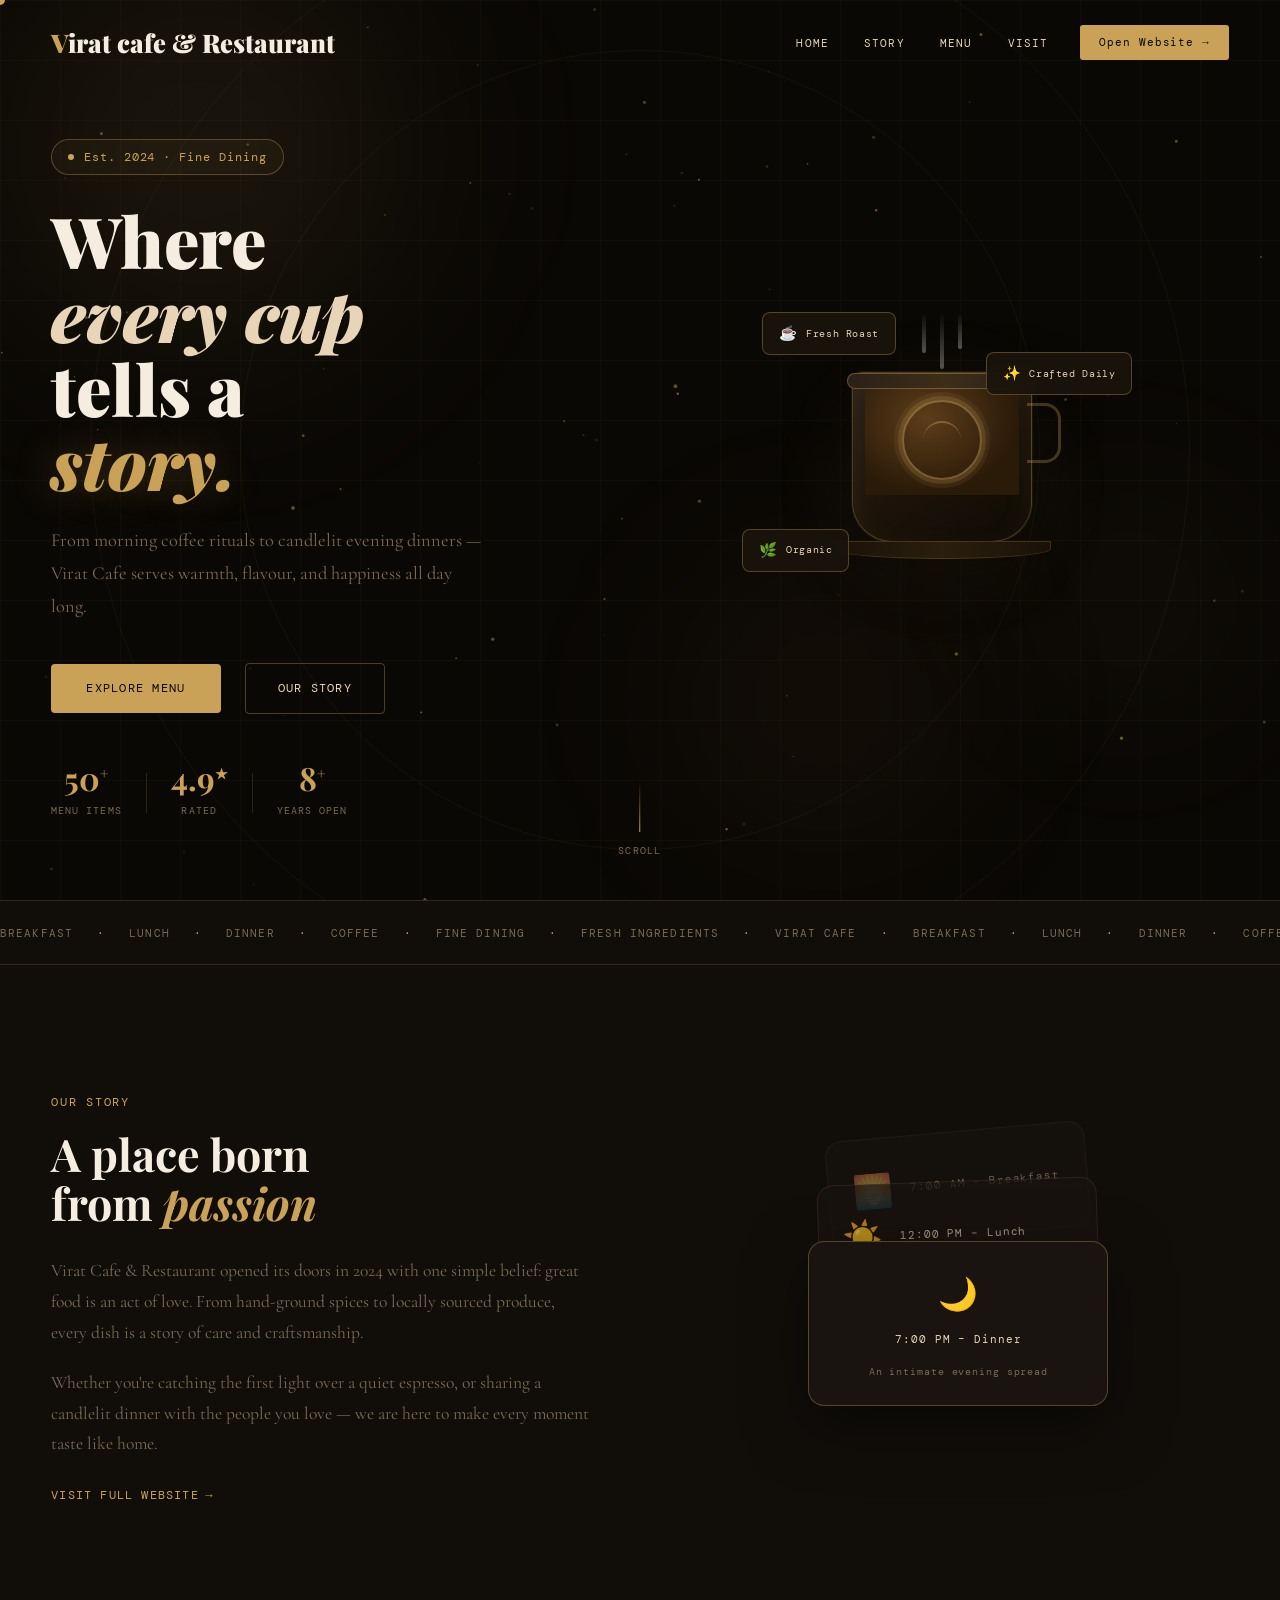
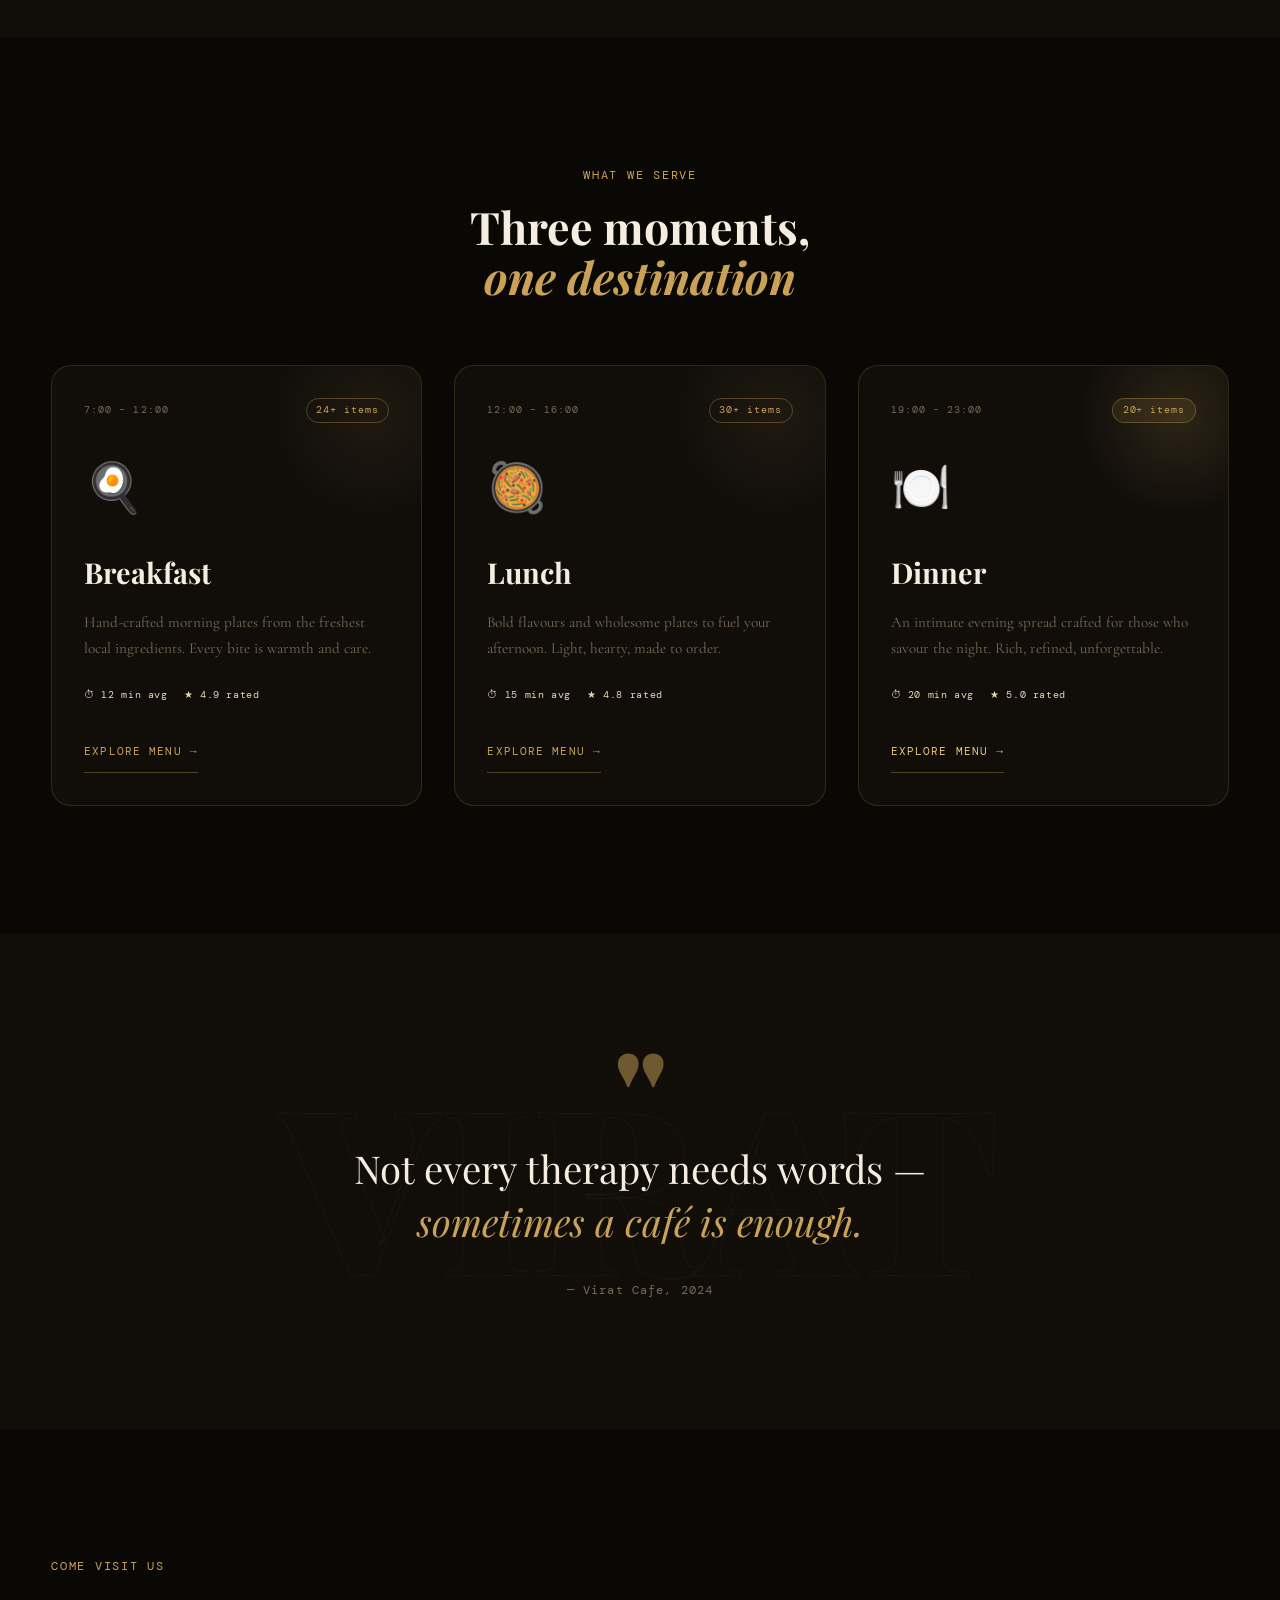
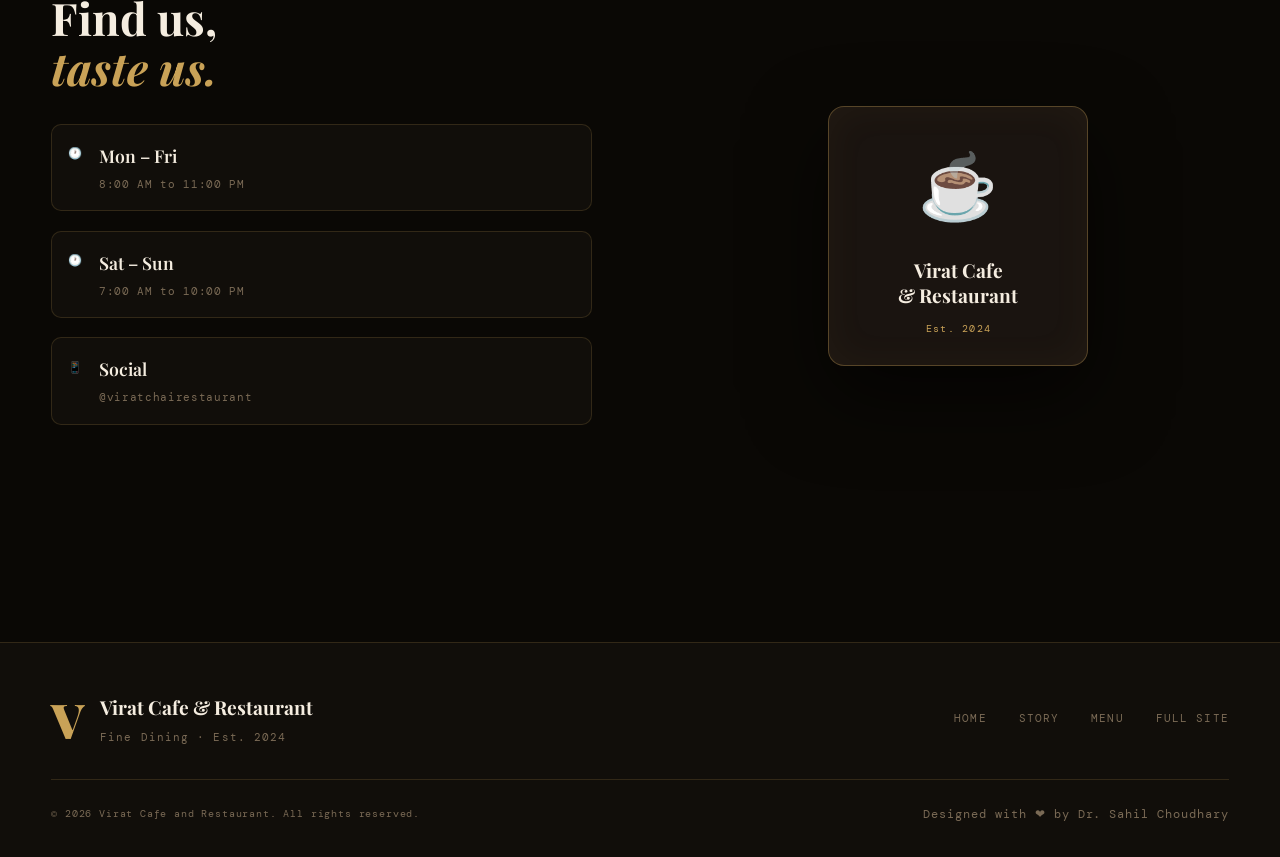
<file: index.html>
<!DOCTYPE html>
<html lang="en">
<head>
  <meta charset="UTF-8">
  <meta name="viewport" content="width=device-width, initial-scale=1.0">
  <title>Virat Cafe & Restaurant</title>
  <link rel="preconnect" href="https://fonts.googleapis.com">
  <link href="https://fonts.googleapis.com/css2?family=Playfair+Display:ital,wght@0,400;0,700;0,900;1,400;1,700&family=Cormorant+Garamond:ital,wght@0,300;0,400;0,600;1,300;1,400&family=DM+Mono:wght@300;400;500&display=swap" rel="stylesheet">
  <link rel="stylesheet" href="landing.css">
</head>
<body>
 
   <!-- CURSOR -->
  <div class="cursor" id="cursor"></div>
  <div class="cursor-follower" id="cursorFollower"></div>
 
  <!-- PRELOADER -->
  <div class="preloader" id="preloader">
    <div class="preloader-inner">
      <div class="preloader-logo">V</div>
      <div class="preloader-bar"><div class="preloader-fill" id="preloaderFill"></div></div>
      <span class="preloader-text mono">Loading experience…</span>
    </div>
  </div>
 
  <!-- NAVBAR -->
  <nav class="nav" id="nav">
    <a href="#hero" class="nav-logo">
      <span class="logo-v">V</span><span class="logo-rest">irat cafe & Restaurant</span>
    </a>
    <ul class="nav-links">
      <li><a href="#hero" class="nav-link">Home</a></li>
      <li><a href="#about" class="nav-link">Story</a></li>
      <li><a href="#menu" class="nav-link">Menu</a></li>
      <li><a href="#contact" class="nav-link">Visit</a></li>
    </ul>
    <a href="cafe.html" class="nav-cta">Open Website →</a>
    <button class="nav-burger" id="burger" aria-label="Toggle menu">
      <span></span><span></span><span></span>
    </button>
  </nav>
 
  <!-- MOBILE MENU -->
  <div class="mobile-menu" id="mobileMenu">
    <a href="#hero" class="mob-link">Home</a>
    <a href="#about" class="mob-link">Story</a>
    <a href="#menu" class="mob-link">Menu</a>
    <a href="#contact" class="mob-link">Visit</a>
    <a href="cafe.html" class="mob-link mob-cta">Open Website →</a>
  </div>
 
  <!-- HERO -->
  <section class="hero" id="hero">
    <div class="orb orb-1"></div>
    <div class="orb orb-2"></div>
    <div class="orb orb-3"></div>
    <div class="ring ring-1"></div>
    <div class="ring ring-2"></div>
    <canvas class="particles-canvas" id="particlesCanvas"></canvas>
    <div class="grid-overlay"></div>
 
    <div class="hero-content">
      <div class="hero-badge mono reveal-up" style="--delay:0.1s">
        <span class="badge-dot"></span> Est. 2024 · Fine Dining
      </div>
      <h1 class="hero-title reveal-up" style="--delay:0.25s">
        <span class="title-line">Where</span>
        <span class="title-line italic-serif">every cup</span>
        <span class="title-line">tells a<br><em class="gold-word">story.</em></span>
      </h1>
      <p class="hero-sub reveal-up" style="--delay:0.45s">
        From morning coffee rituals to candlelit evening dinners —
        Virat Cafe serves warmth, flavour, and happiness all day long.
      </p>
      <div class="hero-actions reveal-up" style="--delay:0.6s">
        <a href="#menu" class="btn-primary-3d">
          <span class="btn-front">Explore Menu</span>
          <span class="btn-side"></span>
        </a>
        <a href="#about" class="btn-ghost-3d">Our Story</a>
      </div>
      <div class="hero-stats reveal-up" style="--delay:0.75s">
        <div class="stat-card">
          <span class="stat-num">50<sup>+</sup></span>
          <span class="stat-label">Menu Items</span>
        </div>
        <div class="stat-sep"></div>
        <div class="stat-card">
          <span class="stat-num">4.9<sup>★</sup></span>
          <span class="stat-label">Rated</span>
        </div>
        <div class="stat-sep"></div>
        <div class="stat-card">
          <span class="stat-num">8<sup>+</sup></span>
          <span class="stat-label">Years Open</span>
        </div>
      </div>
    </div>
 
    <!-- 3D coffee cup -->
    <div class="hero-visual reveal-right" style="--delay:0.3s">
      <div class="cup-scene">
        <div class="cup-wrapper">
          <div class="cup-glow"></div>
          <div class="cup-body">
            <div class="cup-liquid">
              <div class="latte-art"></div>
            </div>
            <div class="cup-rim"></div>
            <div class="cup-handle"></div>
            <div class="cup-saucer"></div>
            <div class="steam-wrap">
              <div class="steam s1"></div>
              <div class="steam s2"></div>
              <div class="steam s3"></div>
            </div>
          </div>
          <div class="float-card fc-1">
            <span class="fc-emoji">☕</span>
            <span class="fc-text">Fresh Roast</span>
          </div>
          <div class="float-card fc-2">
            <span class="fc-emoji">🌿</span>
            <span class="fc-text">Organic</span>
          </div>
          <div class="float-card fc-3">
            <span class="fc-emoji">✨</span>
            <span class="fc-text">Crafted Daily</span>
          </div>
        </div>
      </div>
    </div>
 
    <div class="scroll-cue">
      <div class="scroll-line"></div>
      <span>scroll</span>
    </div>
  </section>
 
  <!-- MARQUEE -->
  <div class="marquee-wrap">
    <div class="marquee-track">
      <span>Breakfast</span><span class="dot">·</span>
      <span>Lunch</span><span class="dot">·</span>
      <span>Dinner</span><span class="dot">·</span>
      <span>Coffee</span><span class="dot">·</span>
      <span>Fine Dining</span><span class="dot">·</span>
      <span>Fresh Ingredients</span><span class="dot">·</span>
      <span>Virat Cafe</span><span class="dot">·</span>
      <span>Breakfast</span><span class="dot">·</span>
      <span>Lunch</span><span class="dot">·</span>
      <span>Dinner</span><span class="dot">·</span>
      <span>Coffee</span><span class="dot">·</span>
      <span>Fine Dining</span><span class="dot">·</span>
      <span>Fresh Ingredients</span><span class="dot">·</span>
      <span>Virat Cafe</span><span class="dot">·</span>
    </div>
  </div>
 
  <!-- ABOUT -->
  <section class="about" id="about">
    <div class="about-grid">
      <div class="about-left">
        <div class="section-label mono reveal-up">Our Story</div>
        <h2 class="section-title reveal-up" style="--delay:0.1s">
          A place born<br>from <em>passion</em>
        </h2>
        <p class="about-body reveal-up" style="--delay:0.2s">
          Virat Cafe & Restaurant opened its doors in 2024 with one simple belief:
          great food is an act of love. From hand-ground spices to locally sourced
          produce, every dish is a story of care and craftsmanship.
        </p>
        <p class="about-body reveal-up" style="--delay:0.28s">
          Whether you're catching the first light over a quiet espresso, or sharing
          a candlelit dinner with the people you love — we are here to make every
          moment taste like home.
        </p>
        <a href="cafe.html" class="inline-link reveal-up" style="--delay:0.36s">
          Visit full website <span class="arrow-right">→</span>
        </a>
      </div>
      <div class="about-right reveal-right" style="--delay:0.15s">
        <div class="card-stack">
          <div class="stacked-card sc-back">
            <div class="sc-icon">🌅</div>
            <span>7:00 AM – Breakfast</span>
          </div>
          <div class="stacked-card sc-mid">
            <div class="sc-icon">☀️</div>
            <span>12:00 PM – Lunch</span>
          </div>
          <div class="stacked-card sc-front">
            <div class="sc-inner">
              <div class="sc-icon">🌙</div>
              <span>7:00 PM – Dinner</span>
              <p class="sc-sub">An intimate evening spread</p>
            </div>
          </div>
        </div>
      </div>
    </div>
  </section>
 
  <!-- MENU PREVIEW -->
  <section class="menu-section" id="menu">
    <div class="menu-header">
      <div class="section-label mono reveal-up">What We Serve</div>
      <h2 class="section-title centered reveal-up" style="--delay:0.1s">
        Three moments,<br><em>one destination</em>
      </h2>
    </div>
    <div class="menu-cards">
      <div class="menu-card mc-breakfast reveal-up" style="--delay:0.05s">
        <div class="mc-glow"></div>
        <div class="mc-top">
          <span class="mc-time mono">7:00 – 12:00</span>
          <span class="mc-tag">24+ items</span>
        </div>
        <div class="mc-emoji-big">🍳</div>
        <h3 class="mc-title">Breakfast</h3>
        <p class="mc-desc">Hand-crafted morning plates from the freshest local ingredients. Every bite is warmth and care.</p>
        <div class="mc-stats">
          <span>⏱ 12 min avg</span>
          <span>★ 4.9 rated</span>
        </div>
        <a href="breakfast.html" class="mc-btn">Explore menu →</a>
      </div>
      <div class="menu-card mc-lunch reveal-up" style="--delay:0.15s">
        <div class="mc-glow"></div>
        <div class="mc-top">
          <span class="mc-time mono">12:00 – 16:00</span>
          <span class="mc-tag">30+ items</span>
        </div>
        <div class="mc-emoji-big">🥘</div>
        <h3 class="mc-title">Lunch</h3>
        <p class="mc-desc">Bold flavours and wholesome plates to fuel your afternoon. Light, hearty, made to order.</p>
        <div class="mc-stats">
          <span>⏱ 15 min avg</span>
          <span>★ 4.8 rated</span>
        </div>
        <a href="lunch.html" class="mc-btn">Explore menu →</a>
      </div>
      <div class="menu-card mc-dinner reveal-up" style="--delay:0.25s">
        <div class="mc-glow mc-glow--gold"></div>
        <div class="mc-top">
          <span class="mc-time mono">19:00 – 23:00</span>
          <span class="mc-tag mc-tag--gold">20+ items</span>
        </div>
        <div class="mc-emoji-big">🍽️</div>
        <h3 class="mc-title">Dinner</h3>
        <p class="mc-desc">An intimate evening spread crafted for those who savour the night. Rich, refined, unforgettable.</p>
        <div class="mc-stats">
          <span>⏱ 20 min avg</span>
          <span>★ 5.0 rated</span>
        </div>
        <a href="dinner.html" class="mc-btn mc-btn--gold">Explore menu →</a>
      </div>
    </div>
  </section>
 
  <!-- TESTIMONIAL -->
  <section class="testimonial-section">
    <div class="test-bg-text">VIRAT</div>
    <div class="test-content reveal-up">
      <div class="quote-mark">"</div>
      <blockquote>
        Not every therapy needs words —<br>
        <em>sometimes a café is enough.</em>
      </blockquote>
      <div class="test-author mono">— Virat Cafe, 2024</div>
    </div>
  </section>
 
  <!-- CONTACT -->
  <section class="contact-section" id="contact">
    <div class="contact-inner">
      <div class="contact-left reveal-up">
        <div class="section-label mono">Come Visit Us</div>
        <h2 class="section-title">Find us,<br><em>taste us.</em></h2>
        <div class="contact-details">
          <div class="cd-row">
            <span class="cd-icon">🕐</span>
            <div>
              <strong>Mon – Fri</strong>
              <span>8:00 AM to 11:00 PM</span>
            </div>
          </div>
          <div class="cd-row">
            <span class="cd-icon">🕐</span>
            <div>
              <strong>Sat – Sun</strong>
              <span>7:00 AM to 10:00 PM</span>
            </div>
          </div>
          <div class="cd-row">
            <span class="cd-icon">📱</span>
            <div>
              <strong>Social</strong>
              <span>@viratchairestaurant</span>
            </div>
          </div>
        </div>
        <a href="cafe.html" class="btn-primary-3d" style="display:inline-flex; margin-top:2.5rem;">
          <span class="btn-front">Enter Full Site</span>
          <span class="btn-side"></span>
        </a>
      </div>
      <div class="contact-right reveal-right" style="--delay:0.2s">
        <div class="deco-box">
          <div class="dbox-face dbox-front">
            <span class="dbox-big">☕</span>
            <p>Virat Cafe<br>&amp; Restaurant</p>
            <span class="dbox-est mono">Est. 2024</span>
          </div>
          <div class="dbox-face dbox-right"></div>
          <div class="dbox-face dbox-bottom"></div>
        </div>
      </div>
    </div>
  </section>
 
  <!-- FOOTER -->
  <footer class="site-footer">
    <div class="footer-top">
      <div class="footer-brand">
        <span class="footer-logo-v">V</span>
        <div>
          <div class="footer-name">Virat Cafe &amp; Restaurant</div>
          <div class="footer-tagline mono">Fine Dining · Est. 2024</div>
        </div>
      </div>
      <nav class="footer-nav">
        <a href="#hero">Home</a>
        <a href="#about">Story</a>
        <a href="#menu">Menu</a>
        <a href="cafe.html">Full Site</a>
      </nav>
    </div>
    <div class="footer-bottom">
      <span>© 2026 Virat Cafe and Restaurant. All rights reserved.</span>
      <span class="mono">Designed with ❤ by Dr. Sahil Choudhary</span>
    </div>
  </footer>
 
  <script src="index.js"></script>
</body>
</html>
</file>
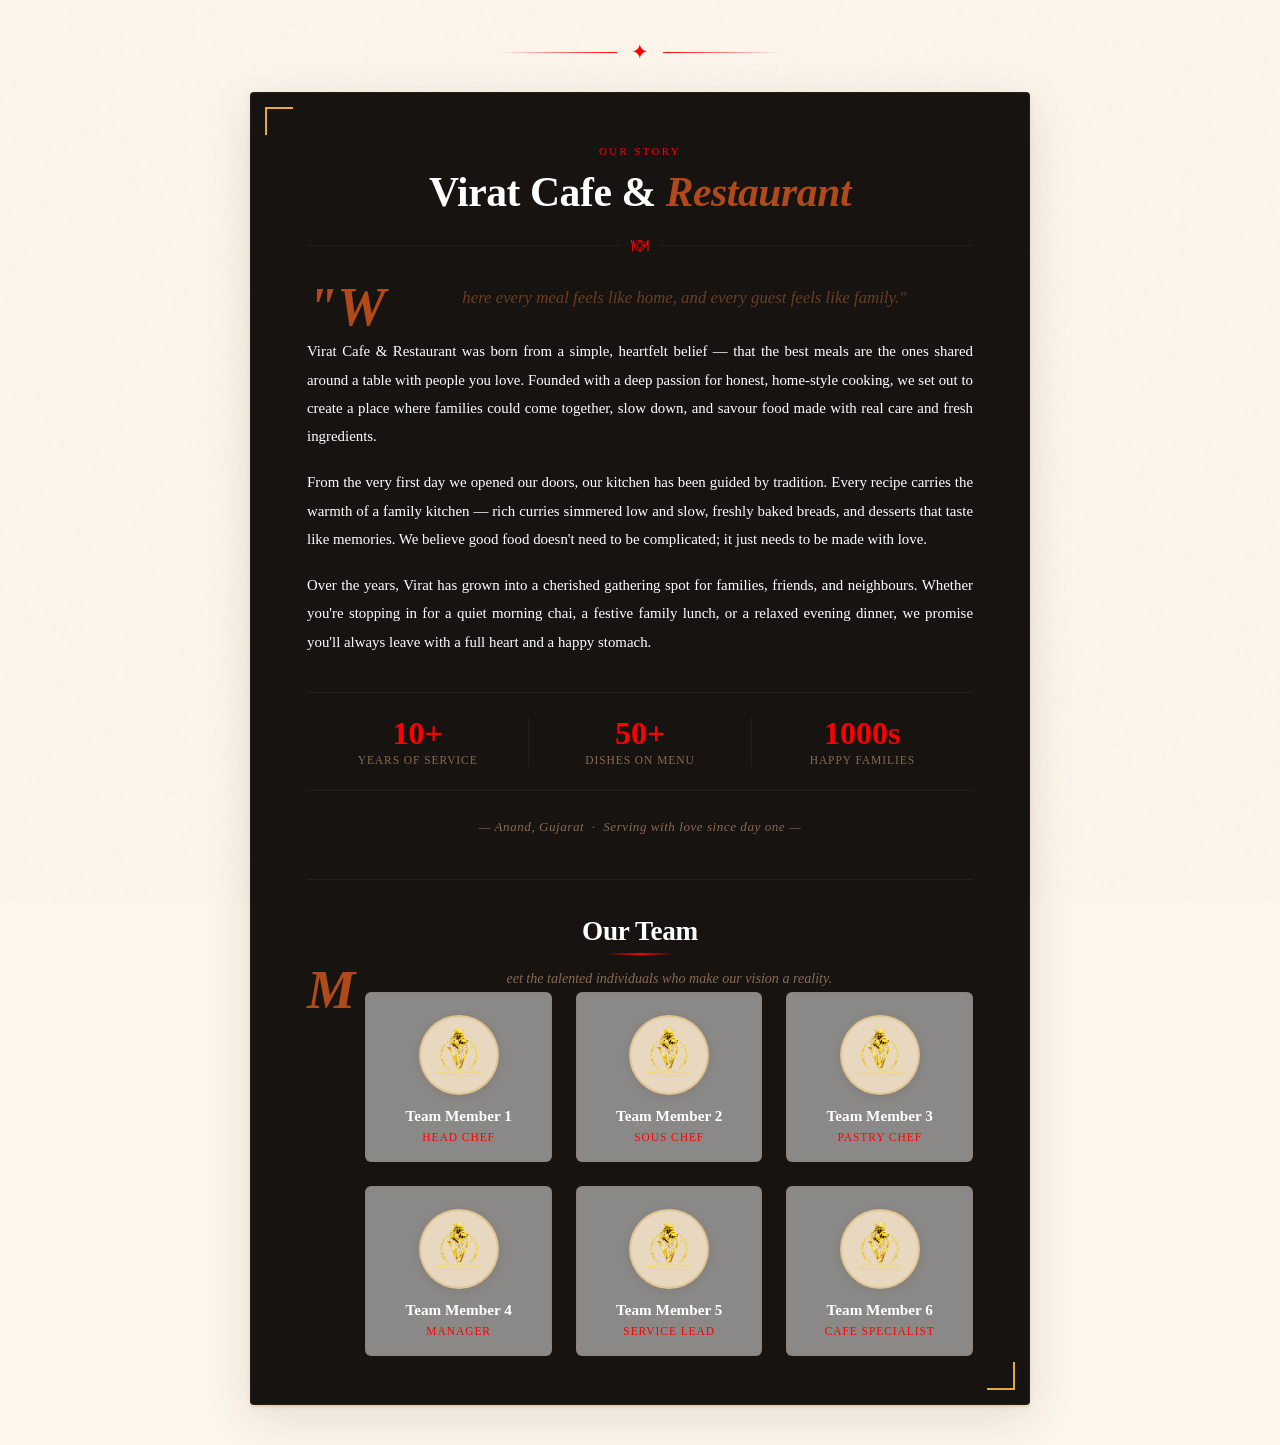
<file: about.html>
<!DOCTYPE html>
<html lang="en">
<head>
    <meta charset="UTF-8">
    <meta name="viewport" content="width=device-width, initial-scale=1.0">
    <title>Virat cafe & restaurant</title>
    <link rel="stylesheet" href="about.css">
</head>
<body>
 <div class="wrapper">
 
  <div class="top-ornament"><span>✦</span></div>
 
  <div class="card">
    <div class="section-label">Our Story</div>
 
    <h1>Virat Cafe &amp; <em>Restaurant</em></h1>
 
    <div class="divider"><div class="divider-icon">🍽</div></div>
 
    <p class="lead">"Where every meal feels like home, and every guest feels like family."</p>
 
    <p>
      Virat Cafe & Restaurant was born from a simple, heartfelt belief — that the best meals are the ones shared around a table with people you love. Founded with a deep passion for honest, home-style cooking, we set out to create a place where families could come together, slow down, and savour food made with real care and fresh ingredients.
    </p>
 
    <p>
      From the very first day we opened our doors, our kitchen has been guided by tradition. Every recipe carries the warmth of a family kitchen — rich curries simmered low and slow, freshly baked breads, and desserts that taste like memories. We believe good food doesn't need to be complicated; it just needs to be made with love.
    </p>
 
    <p>
      Over the years, Virat has grown into a cherished gathering spot for families, friends, and neighbours. Whether you're stopping in for a quiet morning chai, a festive family lunch, or a relaxed evening dinner, we promise you'll always leave with a full heart and a happy stomach.
    </p>
 
    <div class="stats">
      <div class="stat">
        <div class="stat-num">10+</div>
        <div class="stat-label">Years of Service</div>
      </div>
      <div class="stat">
        <div class="stat-num">50+</div>
        <div class="stat-label">Dishes on Menu</div>
      </div>
      <div class="stat">
        <div class="stat-num">1000s</div>
        <div class="stat-label">Happy Families</div>
      </div>
    </div>
 
    <div class="bottom-ornament">— Anand, Gujarat &nbsp;·&nbsp; Serving with love since day one —</div>
 
    <!-- Our Team -->
    <div class="team-section">
      <div class="team-heading"><h2>Our Team</h2></div>
      <p class="team-sub">Meet the talented individuals who make our vision a reality.</p>
      <div class="team-grid">
 
        <div class="team-card">
          <div class="team-img-wrap">
            <img src="logo.png" alt="Team Member 1" onerror="this.style.display='none';this.nextElementSibling.style.display='flex'"/>
            <span class="avatar-placeholder" style="display:none">👨‍🍳</span>
          </div>
          <div class="team-name">Team Member 1</div>
          <div class="team-role">Head Chef</div>
        </div>
 
        <div class="team-card">
          <div class="team-img-wrap">
            <img src="logo.png" alt="Team Member 2" onerror="this.style.display='none';this.nextElementSibling.style.display='flex'"/>
            <span class="avatar-placeholder" style="display:none">👩‍🍳</span>
          </div>
          <div class="team-name">Team Member 2</div>
          <div class="team-role">Sous Chef</div>
        </div>
 
        <div class="team-card">
          <div class="team-img-wrap">
            <img src="logo.png" alt="Team Member 3" onerror="this.style.display='none';this.nextElementSibling.style.display='flex'"/>
            <span class="avatar-placeholder" style="display:none">🧑‍🍳</span>
          </div>
          <div class="team-name">Team Member 3</div>
          <div class="team-role">Pastry Chef</div>
        </div>
 
        <div class="team-card">
          <div class="team-img-wrap">
            <img src="logo.png" alt="Team Member 4" onerror="this.style.display='none';this.nextElementSibling.style.display='flex'"/>
            <span class="avatar-placeholder" style="display:none">🙋‍♂️</span>
          </div>
          <div class="team-name">Team Member 4</div>
          <div class="team-role">Manager</div>
        </div>
 
        <div class="team-card">
          <div class="team-img-wrap">
            <img src="logo.png" alt="Team Member 5" onerror="this.style.display='none';this.nextElementSibling.style.display='flex'"/>
            <span class="avatar-placeholder" style="display:none">🙋‍♀️</span>
          </div>
          <div class="team-name">Team Member 5</div>
          <div class="team-role">Service Lead</div>
        </div>
 
        <div class="team-card">
          <div class="team-img-wrap">
            <img src="logo.png" alt="Team Member 6" onerror="this.style.display='none';this.nextElementSibling.style.display='flex'"/>
            <span class="avatar-placeholder" style="display:none">☕</span>
          </div>
          <div class="team-name">Team Member 6</div>
          <div class="team-role">Cafe Specialist</div>
        </div>
 
      </div>
    </div>
 
  </div>
 
</div>
</body>
</html>
</file>
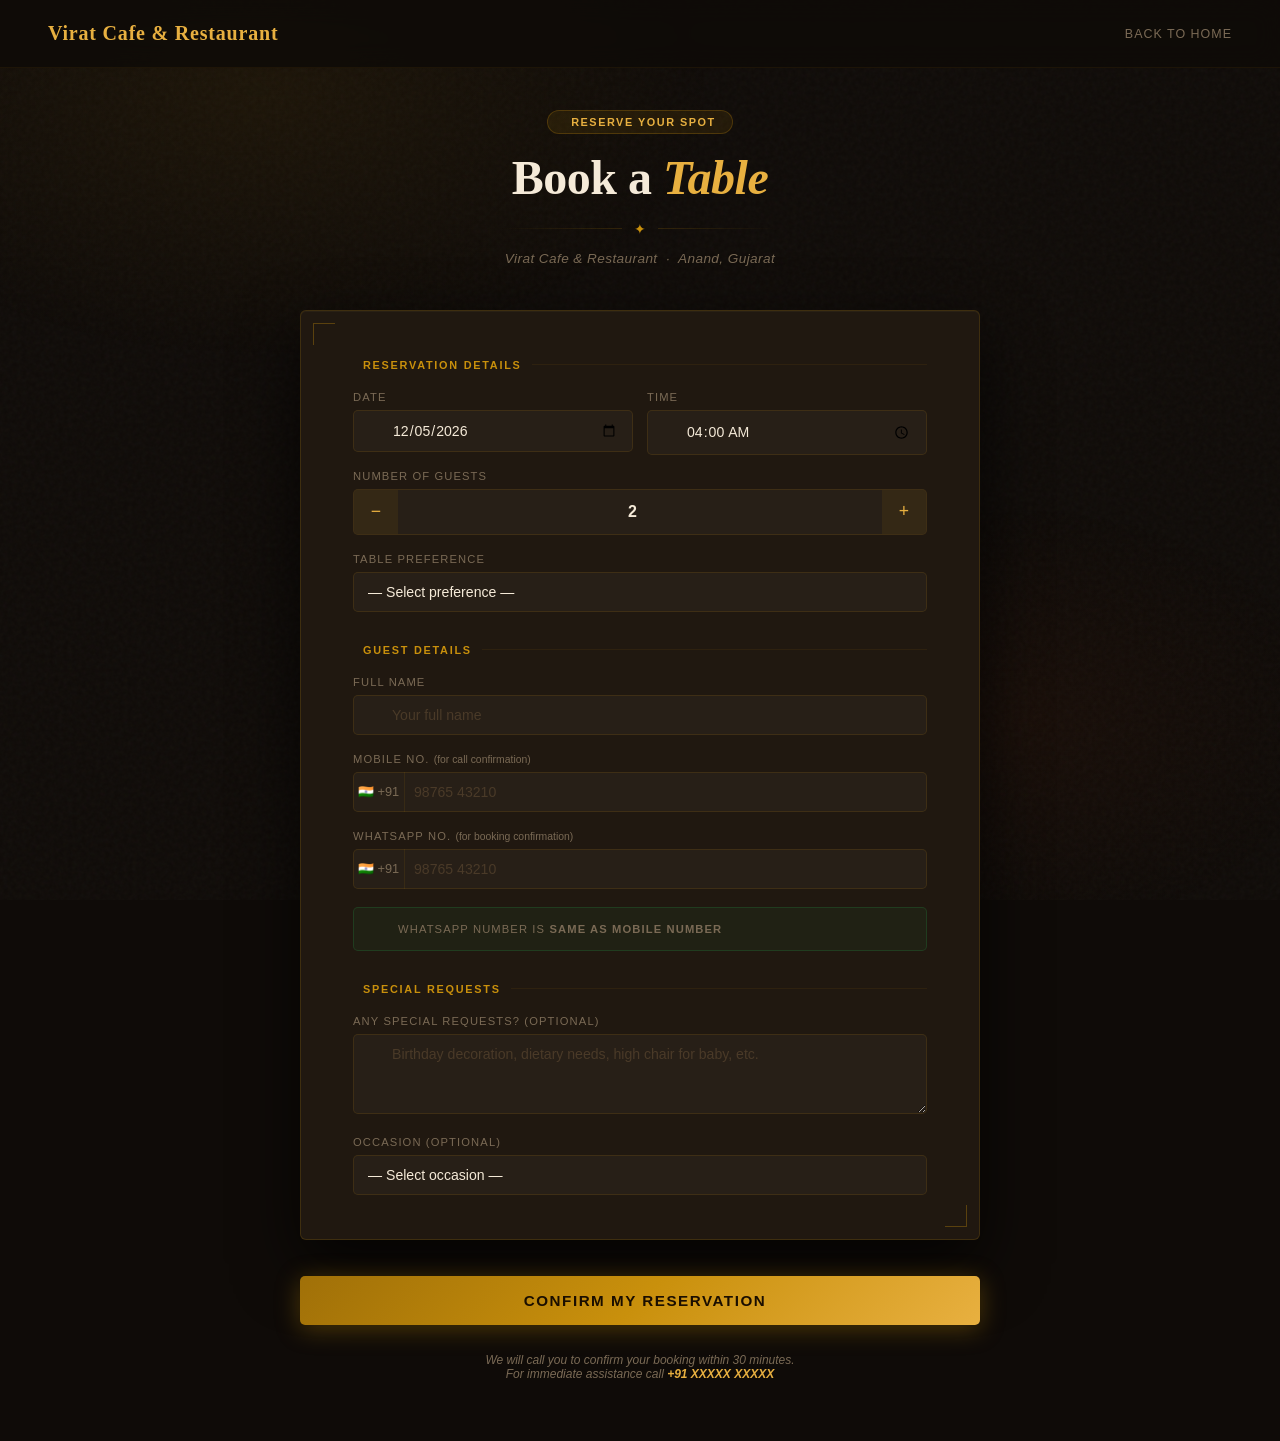
<file: bookingtable.html>
<!DOCTYPE html>
<html lang="en">
<head>
    <meta charset="UTF-8">
    <meta name="viewport" content="width=device-width, initial-scale=1.0">
    <title>Virat cafe & restaurant</title>
     <link rel="stylesheet" href="bookingtable.css">
</head>
<body>
      <!-- Navbar -->
  <nav class="navbar">
    <a class="nav-logo" href="cafe.html">Virat Cafe &amp; Restaurant</a>
    <a class="nav-back" href="cafe.html"><i class="fa fa-arrow-left"></i> Back to Home</a>
  </nav>
 
  <div class="page">
    <div class="container">
 
      <!-- Header -->
      <div class="page-header">
        <div class="badge"><i class="fa fa-utensils"></i> Reserve Your Spot</div>
        <h1>Book a <em>Table</em></h1>
        <div class="header-rule"><span>✦</span></div>
        <p>Virat Cafe &amp; Restaurant &nbsp;·&nbsp; Anand, Gujarat</p>
      </div>
 
      <!-- Form Card -->
      <div class="form-card">
        <form id="bookingForm" onsubmit="handleSubmit(event)">
 
          <!-- ── 1. Reservation Details ── -->
          <div class="form-section">
            <div class="section-title"><i class="fa fa-calendar-alt"></i> Reservation Details</div>
 
            <!-- Date & Time -->
            <div class="datetime-row">
              <div class="field">
                <label>Date</label>
                <div class="input-wrap">
                  <i class="icon fa fa-calendar"></i>
                  <input type="date" id="date" required/>
                </div>
              </div>
              <div class="field">
                <label>Time</label>
                <div class="input-wrap">
                  <i class="icon fa fa-clock"></i>
                  <input type="time" id="time" required/>
                </div>
              </div>
            </div>
 
            <!-- Number of Guests -->
            <div class="field">
              <label>Number of Guests</label>
              <div class="guest-counter">
                <button type="button" class="guest-btn" onclick="changeGuests(-1)">−</button>
                <input class="guest-input" type="number" id="guests" value="2" min="1" max="20" readonly/>
                <button type="button" class="guest-btn" onclick="changeGuests(1)">+</button>
              </div>
            </div>
 
            <!-- Table Preference -->
            <div class="field no-icon">
              <label>Table Preference</label>
              <div class="input-wrap">
                <i class="icon fa fa-chair"></i>
                <select id="table">
                  <option value="">— Select preference —</option>
                  <option>Indoor – Regular</option>
                  <option>Indoor – Window Side</option>
                  <option>Outdoor – Garden</option>
                  <option>Private Dining</option>
                  <option>No preference</option>
                </select>
              </div>
            </div>
          </div>
 
          <!-- ── 2. Guest Details ── -->
          <div class="form-section">
            <div class="section-title"><i class="fa fa-user"></i> Guest Details</div>
 
            <!-- Name -->
            <div class="field">
              <label>Full Name</label>
              <div class="input-wrap">
                <i class="icon fa fa-user"></i>
                <input type="text" id="name" placeholder="Your full name" required/>
              </div>
            </div>
 
            <!-- Mobile for Call -->
            <div class="field">
              <label>Mobile No. <span style="color:var(--muted);font-size:.65rem;text-transform:none;letter-spacing:0">(for call confirmation)</span></label>
              <div class="input-wrap has-prefix">
                <div class="phone-prefix">🇮🇳 +91</div>
                <input type="tel" id="mobile" placeholder="98765 43210" maxlength="10" pattern="[0-9]{10}" required/>
              </div>
            </div>
 
            <!-- WhatsApp Number -->
            <div class="field">
              <label>WhatsApp No. <span style="color:var(--muted);font-size:.65rem;text-transform:none;letter-spacing:0">(for booking confirmation)</span></label>
              <div class="input-wrap has-prefix">
                <div class="phone-prefix">🇮🇳 +91</div>
                <input type="tel" id="whatsapp" placeholder="98765 43210" maxlength="10" pattern="[0-9]{10}"/>
              </div>
            </div>
 
            <!-- Same as mobile toggle -->
            <div class="field">
              <label class="whatsapp-row" for="sameNum">
                <input type="checkbox" id="sameNum" onchange="copyMobile(this)"/>
                <span>WhatsApp number is <strong>same as mobile number</strong></span>
                <i class="fa-brands fa-whatsapp wa-icon"></i>
              </label>
            </div>
          </div>
 
          <!-- ── 3. Special Requests ── -->
          <div class="form-section">
            <div class="section-title"><i class="fa fa-star"></i> Special Requests</div>
 
            <div class="field note-wrap">
              <label>Any special requests? (optional)</label>
              <div class="input-wrap">
                <i class="icon fa fa-pen"></i>
                <textarea id="note" placeholder="Birthday decoration, dietary needs, high chair for baby, etc."></textarea>
              </div>
            </div>
 
            <!-- Occasion -->
            <div class="field no-icon">
              <label>Occasion (optional)</label>
              <div class="input-wrap">
                <i class="icon fa fa-gift"></i>
                <select id="occasion">
                  <option value="">— Select occasion —</option>
                  <option>Birthday Celebration</option>
                  <option>Anniversary</option>
                  <option>Family Gathering</option>
                  <option>Business Lunch / Dinner</option>
                  <option>Date Night</option>
                  <option>Other</option>
                </select>
              </div>
            </div>
          </div>
 
        </form>
      </div>
 
      <!-- Submit button outside card for visual separation -->
      <div class="submit-wrap">
        <button class="btn-submit" onclick="handleSubmit(event)">
          <i class="fa fa-check-circle"></i>
          Confirm My Reservation
        </button>
      </div>
 
      <p class="page-foot">
        We will call you to confirm your booking within 30 minutes.<br>
        For immediate assistance call <strong style="color:var(--gold-lt)">+91 XXXXX XXXXX</strong>
      </p>
 
    </div>
  </div>
 
  <!-- Toast -->
  <div class="toast" id="toast">
    <i class="fa-brands fa-whatsapp" style="font-size:1.2rem"></i>
    Booking confirmed! We'll reach you on WhatsApp shortly. 🎉
  </div>
   <script src="bookingtable.js"></script>
</body>
</html>
</file>
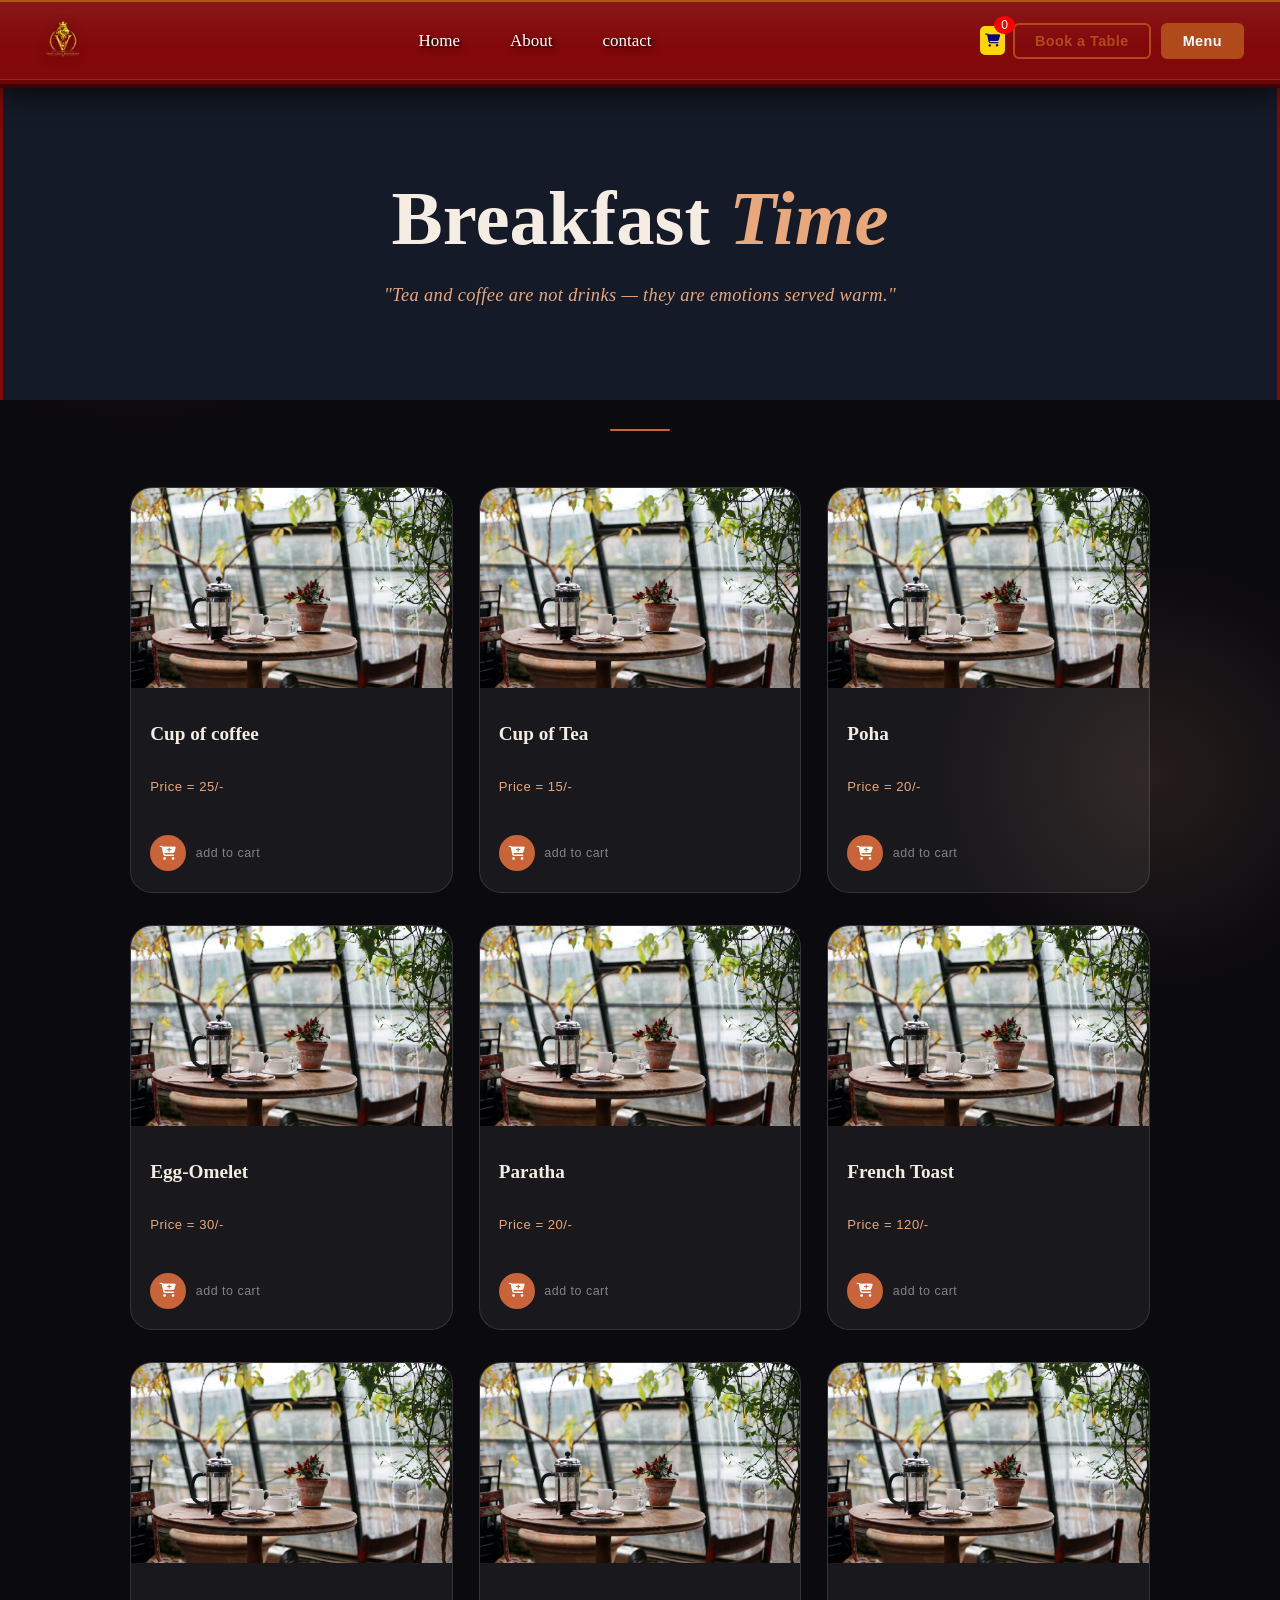
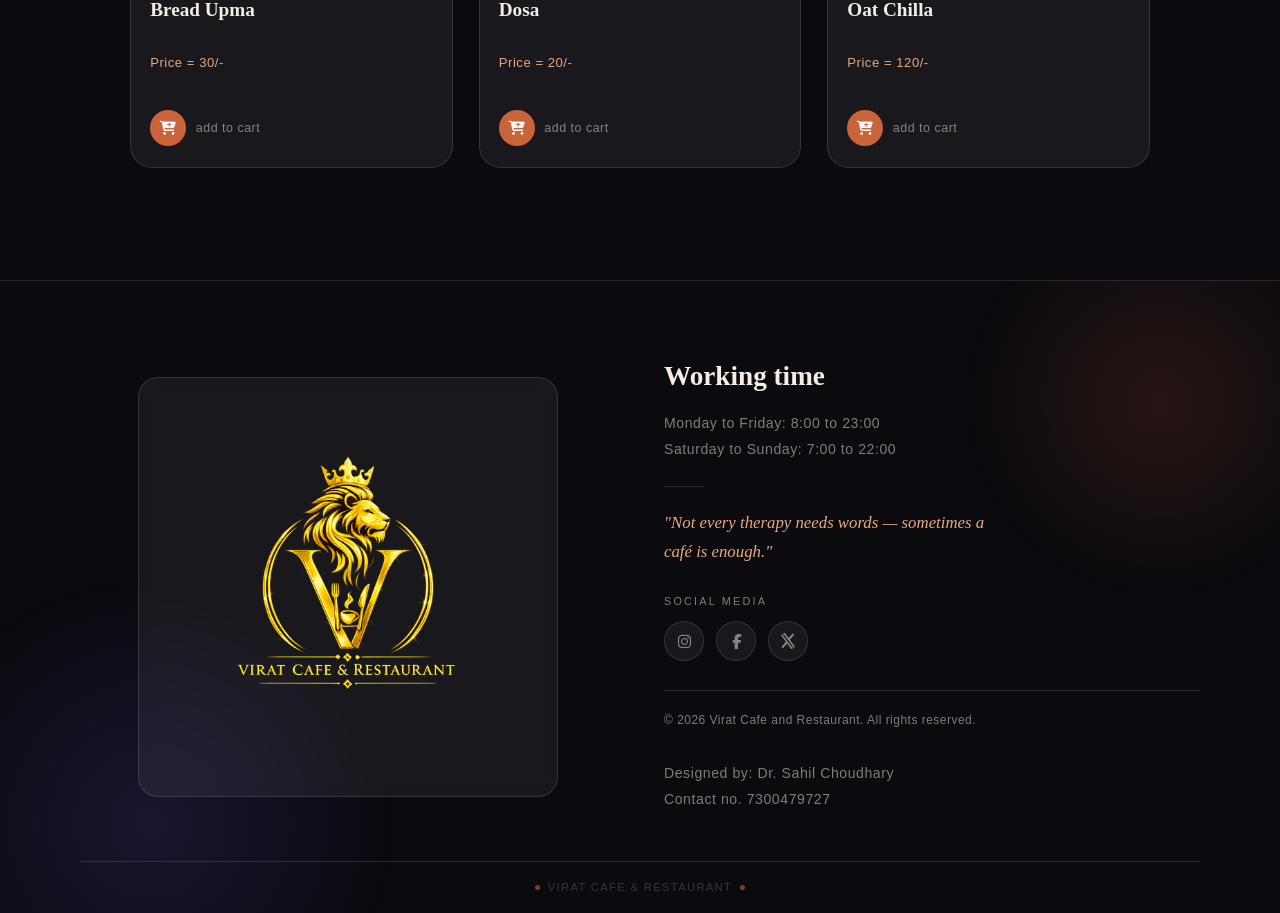
<file: breakfast.html>
<!DOCTYPE html>
<html lang="en">
<head>
    <meta charset="UTF-8">
    <meta name="viewport" content="width=device-width, initial-scale=1.0">
    <title>Virat cafe and restaurant</title>
    <link rel="stylesheet" href="breakfast.css">
     <link rel="stylesheet" href="https://cdnjs.cloudflare.com/ajax/libs/font-awesome/6.4.0/css/all.min.css">    
</head>
<body>
    <header>
        <nav class="navbar"> 
            <div>
              <img src="logo.png" alt="logo" height="70px"> 
            </div> 
            <div class="nav-item">
                <a class="item1" href="cafe.html">Home</a>
                <a class="item1" href="about.html">About</a>
                <a class="item1" href="contact.html">contact</a>                     
                     
            </div>
            <div class="search-bar">
              <button id="cart-btn" onclick="showcart()">
              <i class="fa-solid fa-cart-shopping"></i>
              <span id="cart-count">0</span>
              </button>
                <div class="nav-buttons">
                 <button class="btn-book" onclick="window.location.href='bookingtable.html'">Book a Table</button>
                 <button class="btn-menu" onclick="window.location.href='menu.html'">Menu</button>
                </div>
            </div>
            <div id="cart-box">
             <h2>Your Cart</h2>
             <div id="cart-items"></div>
             <h3>Total ₹<span id="total">0</span></h3>
             <input type="text" id="fullname" placeholder="Enter Full Name">
             <button onclick="whatsapporder()">
             Order on WhatsApp
             </button>
            </div>                          
        </nav>
    </header>
    <main>
         

 
  <!-- cart pill (shows when items added) -->
  <div id="cart-pill" onclick="window.location.href='cart.html'">
    <i class="fa-solid fa-basket-shopping"></i>
    <span id="cart-count">0</span> items · ₹<span id="cart-total">0</span>
  </div>
 
  <!-- ══════════ YOUR EXACT HTML BELOW ══════════ -->
 
  <div class="breakfast-portion">
    <h1 id="head-line">Breakfast <span>Time</span></h1>
    <p>"Tea and coffee are not drinks — they are emotions served warm."</p>
  </div>
 
  <div class="section-divider"></div>
 
  <!-- ROW 1 -->
  <div class="box">
    <div class="product">
      <a href="groundnut.html"><img class="box1" src="cup of coffee.jpg" target="main" alt="groundnut"></a>
      <br>
      <div class="box-data">
        <a class="name">Cup of coffee</a>
        <br>
        <a>Price = 25/-</a>
        <br>
        <span class="cart-button">
          <button class="button" onclick="addtocart('Cup of coffee',25,)"><i class="fa-solid fa-cart-plus"></i></button>
          <a>add to cart</a>
        </span>
      </div>
    </div>
 
    <div class="product">
      <a href="groundnut.html"><img class="box1" src="cup of coffee.jpg" target="main" alt="groundnut"></a>
      <br>
      <div class="box-data">
        <a class="name">Cup of Tea</a>
        <br>
        <a>Price = 15/-</a>
        <br>
        <span class="cart-button">
          <button class="button" onclick="addtocart('Cup of Tea',15,this)"><i class="fa-solid fa-cart-plus"></i></button>
          <a>add to cart</a>
        </span>
      </div>
    </div>
 
    <div class="product">
      <a href="groundnut.html"><img class="box1" src="cup of coffee.jpg" target="main" alt="groundnut"></a>
      <br>
      <div class="box-data">
        <a class="name">Poha</a>
        <br>
        <a>Price = 20/-</a>
        <br>
        <span class="cart-button">
          <button class="button" onclick="addtocart('Poha',20,this)"><i class="fa-solid fa-cart-plus"></i></button>
          <a>add to cart</a>
        </span>
      </div>
    </div>
  </div>
 
  <!-- ROW 2 -->
  <div class="box">
    <div class="product">
      <a href="groundnut.html"><img class="box1" src="cup of coffee.jpg" target="main" alt="groundnut"></a>
      <br>
      <div class="box-data">
        <a class="name">Egg-Omelet</a>
        <br>
        <a>Price = 30/-</a>
        <br>
        <span class="cart-button">
          <button class="button" onclick="addtocart('Egg-Omelet',30,this)"><i class="fa-solid fa-cart-plus"></i></button>
          <a>add to cart</a>
        </span>
      </div>
    </div>
 
    <div class="product">
      <a href="groundnut.html"><img class="box1" src="cup of coffee.jpg" target="main" alt="groundnut"></a>
      <br>
      <div class="box-data">
        <a class="name">Paratha</a>
        <br>
        <a>Price = 20/-</a>
        <br>
        <span class="cart-button">
          <button class="button" onclick="addtocart('Paratha',20,this)"><i class="fa-solid fa-cart-plus"></i></button>
          <a>add to cart</a>
        </span>
      </div>
    </div>
 
    <div class="product">
      <a href="groundnut.html"><img class="box1" src="cup of coffee.jpg" target="main" alt="groundnut"></a>
      <br>
      <div class="box-data">
        <a class="name">French Toast</a>
        <br>
        <a>Price = 120/-</a>
        <br>
        <span class="cart-button">
          <button class="button" onclick="addtocart('French Toast',120,this)"><i class="fa-solid fa-cart-plus"></i></button>
          <a>add to cart</a>
        </span>
      </div>
    </div>
  </div>
 
  <!-- ROW 3 -->
  <div class="box">
    <div class="product">
      <a href="groundnut.html"><img class="box1" src="cup of coffee.jpg" target="main" alt="groundnut"></a>
      <br>
      <div class="box-data">
        <a class="name">Bread Upma</a>
        <br>
        <a>Price = 30/-</a>
        <br>
        <span class="cart-button">
          <button class="button" onclick="addtocart('Bread Upma',30,this)"><i class="fa-solid fa-cart-plus"></i></button>
          <a>add to cart</a>
        </span>
      </div>
    </div>
 
    <div class="product">
      <a href="groundnut.html"><img class="box1" src="cup of coffee.jpg" target="main" alt="groundnut"></a>
      <br>
      <div class="box-data">
        <a class="name">Dosa</a>
        <br>
        <a>Price = 20/-</a>
        <br>
        <span class="cart-button">
          <button class="button" onclick="addtocart('Dosa',20,this)"><i class="fa-solid fa-cart-plus"></i></button>
          <a>add to cart</a>
        </span>
      </div>
    </div>
 
    <div class="product">
      <a href="groundnut.html"><img class="box1" src="cup of coffee.jpg" target="main" alt="groundnut"></a>
      <br>
      <div class="box-data">
        <a class="name">Oat Chilla</a>
        <br>
        <a>Price = 120/-</a>
        <br>
        <span class="cart-button">
          <button class="button" onclick="addtocart('Oat Chilla',120,this)"><i class="fa-solid fa-cart-plus"></i></button>
          <a>add to cart</a>
        </span>
      </div>
    </div>
  </div>
 
  <div class="page-end"></div>
 

<!-- ═══════════════ FOOTER ═══════════════ -->
  <footer class="footer">
 
    <img src="logo.png" target="main" alt="cafe logo" height="600px" width="auto">
 
    <div class="working-time">
 
      <h2>Working time</h2>
      <a>Monday to Friday: 8:00 to 23:00</a>
      <a>Saturday to Sunday: 7:00 to 22:00</a>
 
      <div class="time-divider"></div>
 
      <p>"Not every therapy needs words — sometimes a café is enough."</p>
 
      <div>
        <h2 id="social-media">Social media</h2>
      </div>
 
      <div class="social">
        <i class="fa-brands fa-instagram"></i>
        <i class="fa-brands fa-facebook-f"></i>
        <svg xmlns="http://www.w3.org/2000/svg" width="24" height="24" fill="currentColor" viewBox="0 0 16 16">
          <path d="M12.6.75h2.454l-5.36 6.142L16 15.25h-4.937l-3.867-5.07-4.425 5.07H.316l5.733-6.57L0 .75h5.063l3.495 4.633L12.601.75Zm-.86 13.028h1.36L4.323 2.145H2.865z"/>
        </svg>
      </div>
 
      <hr>
 
      <div class="copyright">
        <a>© 2026 Virat Cafe and Restaurant. All rights reserved.</a>
      </div>
 
      <a class="sahil-kaswan">Designed by: Dr. Sahil Choudhary
        <br>Contact no. 7300479727
      </a>
 
    </div>
 
    <!-- bottom strip -->
    <div class="footer-strip">
      <div class="strip-dot"></div>
      <span>Virat Cafe &amp; Restaurant</span>
      <div class="strip-dot"></div>
    </div>
 
  </footer>


    <script src="cart.js"></script>
</body>
</html>
</file>
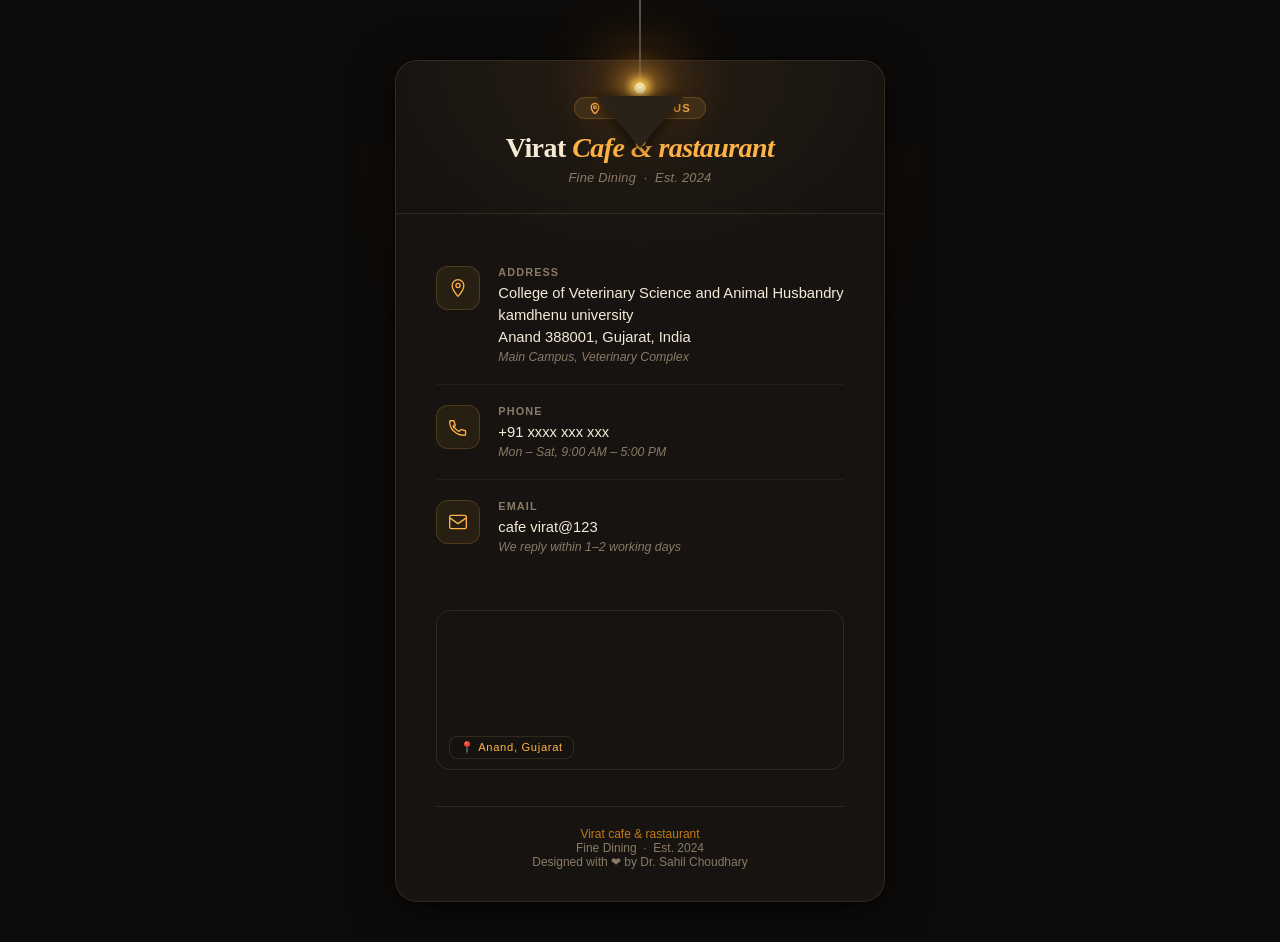
<file: contact.html>
<!DOCTYPE html>
<html lang="en">
<head>
    <meta charset="UTF-8">
    <meta name="viewport" content="width=device-width, initial-scale=1.0">
    <title>virat cafe & restaurant</title>
    <link rel="stylesheet" href="contact.css">
    <link rel="stylesheet" href="https://cdnjs.cloudflare.com/ajax/libs/font-awesome/6.4.0/css/all.min.css">
</head>
<body>   
    <main>
        <!-- Lamp -->
  <div class="ceiling-cord"></div>
  <div class="lamp-head">
    <div class="lamp-bulb"></div>
    <div class="lamp-shade"></div>
  </div>
  <div class="light-cone"></div>
 
  <div class="card">
 
   <!-- Header -->
    <div class="header">
      <div class="badge">
        <svg viewBox="0 0 16 16" fill="none" stroke="currentColor" stroke-width="1.8">
          <path d="M8 2C5.24 2 3 4.24 3 7c0 3.75 5 9 5 9s5-5.25 5-9c0-2.76-2.24-5-5-5z"/>
          <circle cx="8" cy="7" r="1.8"/>
        </svg>
        Contact Us
      </div>
      <h1>Virat  <em>Cafe & rastaurant</em></h1>
      <p class="tagline"> Fine Dining &nbsp;·&nbsp; Est. 2024</p>
    </div>
 
    <!-- Contact rows -->
    <div class="contacts">
 
      <!-- Address -->
      <div class="contact-item">
        <div class="icon-box">
          <svg viewBox="0 0 24 24" fill="none" stroke="currentColor" stroke-width="1.6">
            <path d="M12 2C8.13 2 5 5.13 5 9c0 5.25 7 13 7 13s7-7.75 7-13c0-3.87-3.13-7-7-7z"/>
            <circle cx="12" cy="9" r="2.5"/>
          </svg>
        </div>
        <div class="info">
          <div class="info-label">Address</div>
          <div class="info-main">
            College of Veterinary Science and Animal Husbandry<br>
           kamdhenu university<br>
           Anand 388001, Gujarat, India
          </div>
          <div class="info-sub">Main Campus, Veterinary Complex</div>
        </div>
      </div>
 
      <!-- Phone -->
      <div class="contact-item">
        <div class="icon-box">
          <svg viewBox="0 0 24 24" fill="none" stroke="currentColor" stroke-width="1.6">
            <path d="M6.6 10.8a15.6 15.6 0 006.6 6.6l2.2-2.2a1 1 0 011.1-.2 11.5 11.5 0 003.6 1.2 1 1 0 011 1V21a1 1 0 01-1 1C9.4 22 2 14.6 2 5.5a1 1 0 011-1h3.5a1 1 0 011 1c.1 1.25.4 2.45 1.2 3.6a1 1 0 01-.1 1.1l-2 2.2-.1-.6z"/>
          </svg>
        </div>
        <div class="info">
          <div class="info-label">Phone</div>
          <div class="info-main">
            <a href="tel:+912637282058">+91 xxxx xxx xxx</a>
          </div>
          <div class="info-sub">Mon – Sat, 9:00 AM – 5:00 PM</div>
        </div>
      </div>
 
      <!-- Email -->
      <div class="contact-item">
        <div class="icon-box">
          <svg viewBox="0 0 24 24" fill="none" stroke="currentColor" stroke-width="1.6">
            <rect x="2" y="4" width="20" height="16" rx="2"/>
            <path d="M2 7l10 7 10-7"/>
          </svg>
        </div>
        <div class="info">
          <div class="info-label">Email</div>
          <div class="info-main">
            <a href="mailto:principal.vety@nau.in">cafe virat@123</a>
          </div>
          <div class="info-sub">We reply within 1–2 working days</div>
        </div>
      </div>
 
    </div>
 
    <!-- Embedded map -->
    <div class="map-strip">
        <iframe
            src="https://www.google.com/maps/embed?pb=!1m18!1m12!1m3!1d58968.67316712832!2d72.
            94061285248391!3d22.52135801270961!2m3!1f0!2f0!3f0!3m2!1i1024!2i768!4f13.1!3m3!1m2!
            1s0x395e4c701b5406dd%3A0x10fcf9f9e1a4d635!2sAnand%20Agricultural%20University!5e0!3m2!
            1sen!2sin!4v1778942363003!5m2!1sen!2sin" width="100%" max-width="1200" height="600" style="border:0;" 
            allowfullscreen="" loading="lazy" referrerpolicy="no-referrer-when-downgrade">
        </iframe>
      <span class="map-strip-label">📍 Anand, Gujarat</span>
    </div>
 
    <!-- Footer -->
    <div class="card-footer">
      <strong>Virat cafe & rastaurant</strong><br>
      Fine Dining &nbsp;·&nbsp; Est. 2024<br>
      Designed with ❤ by Dr. Sahil Choudhary
    </div>
 
  </div>
    </main>

</body>
</html>
</file>
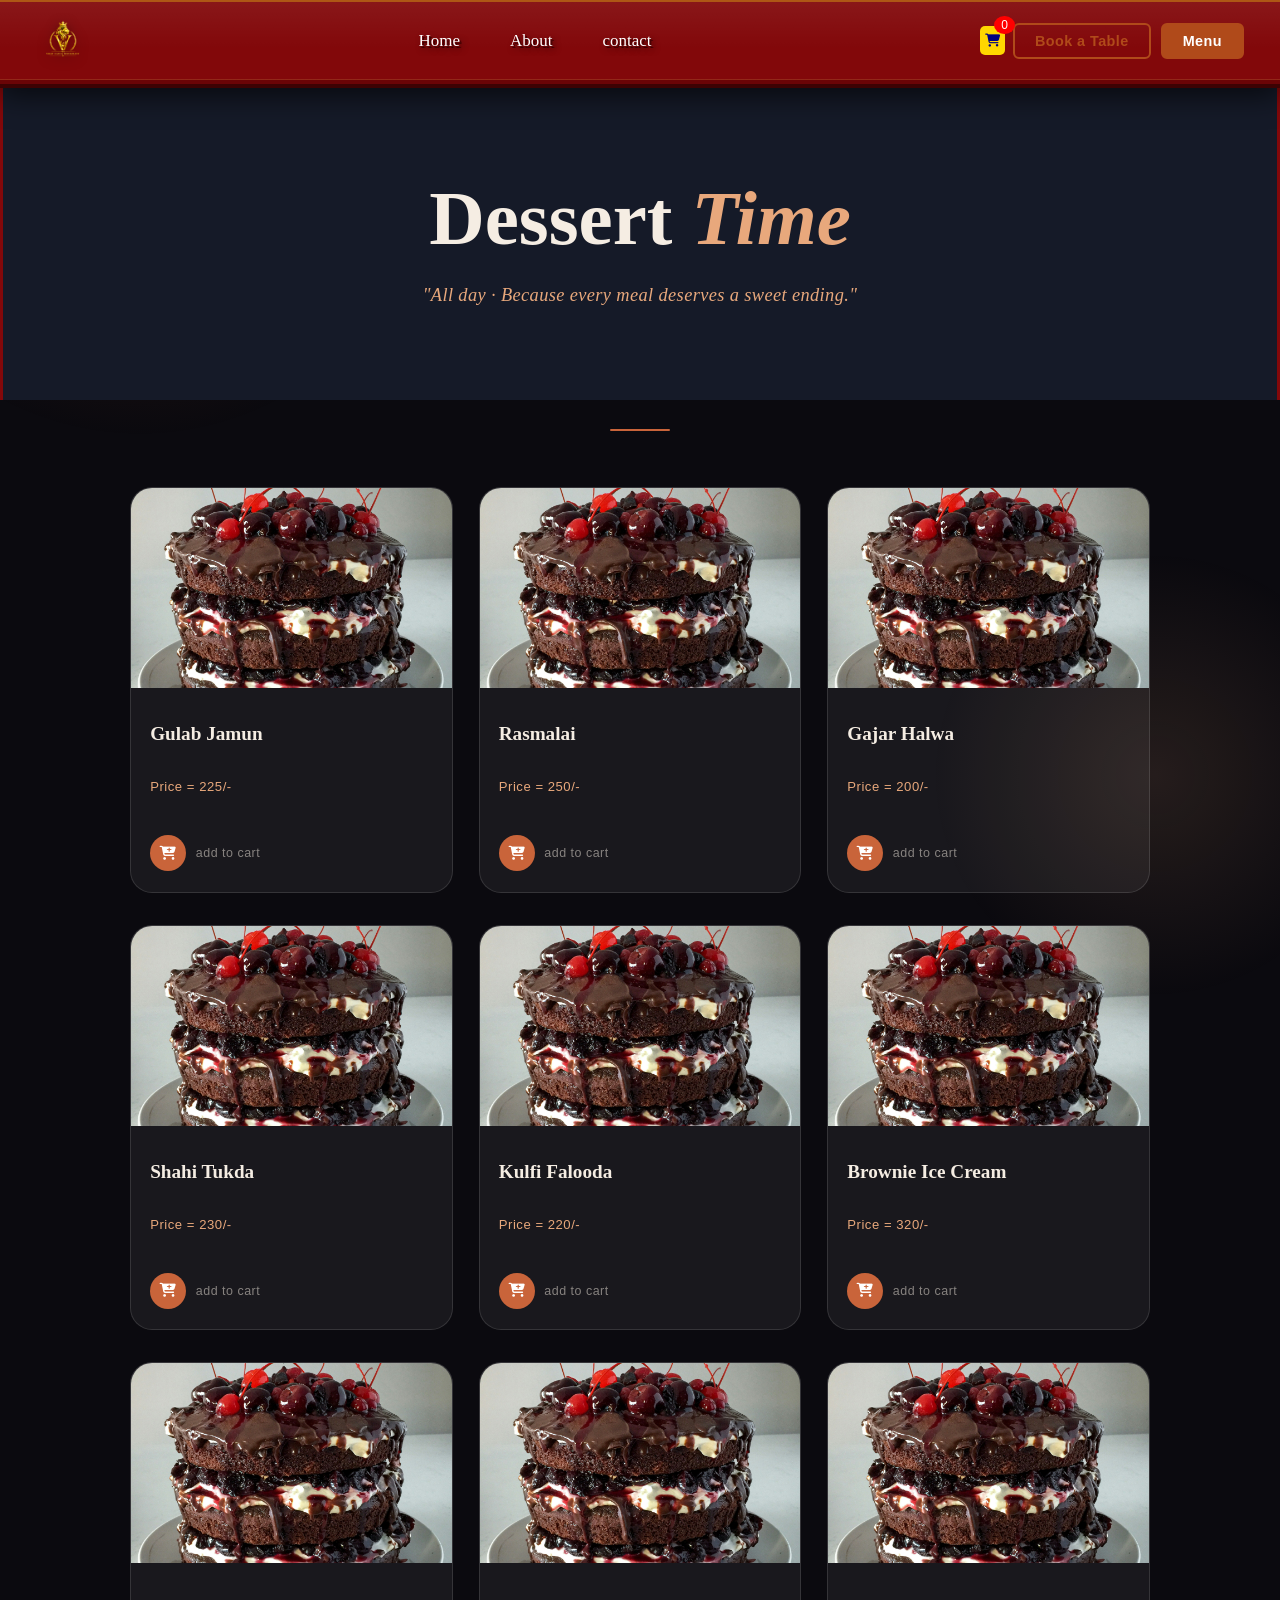
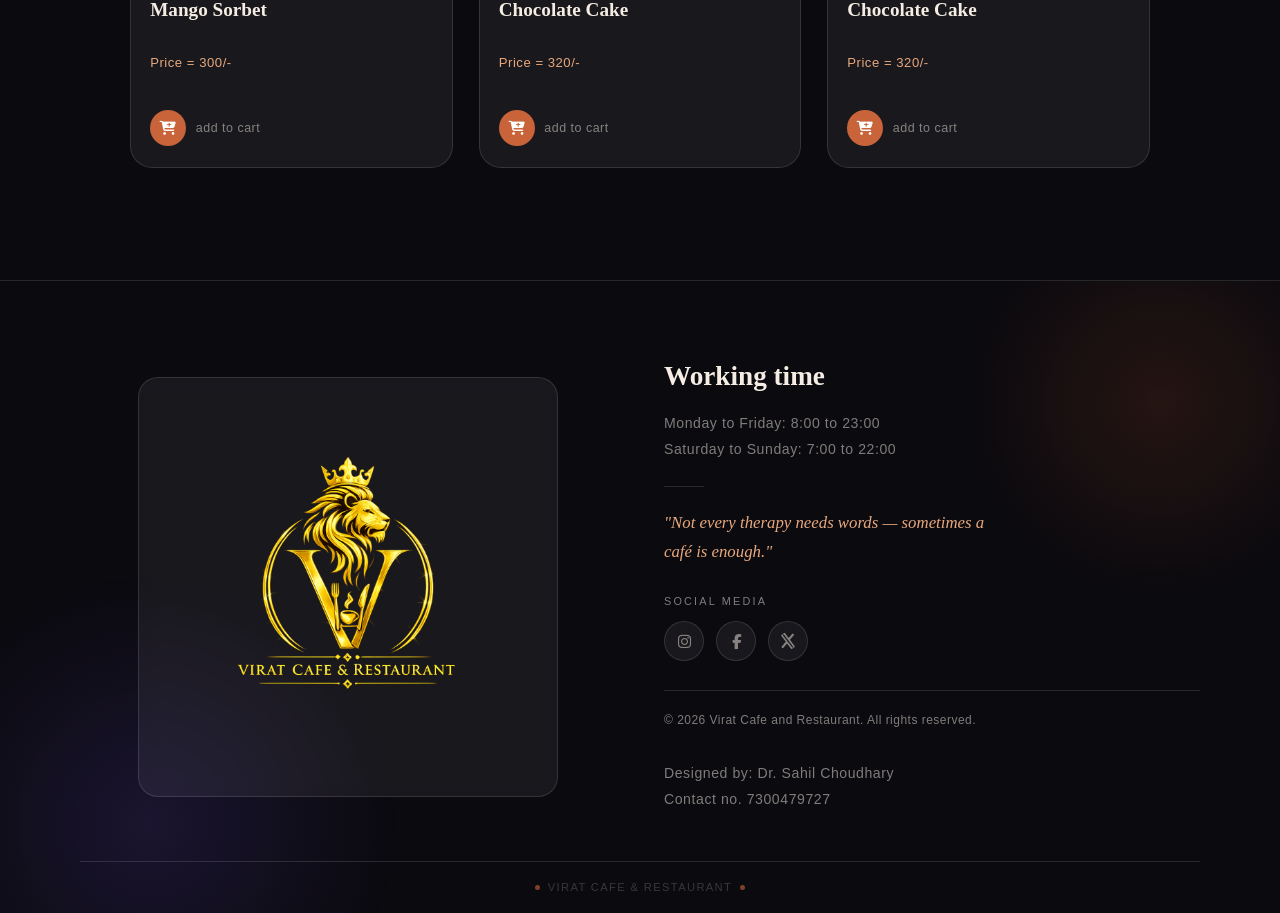
<file: dessert.html>
<!DOCTYPE html>
<html lang="en">
<head>
  <meta charset="UTF-8">
  <meta name="viewport" content="width=device-width, initial-scale=1.0">
  <title>Virat cafe & restaurant</title>
   <link rel="stylesheet" href="dessert.css">
   <link rel="stylesheet" href="https://cdnjs.cloudflare.com/ajax/libs/font-awesome/6.4.0/css/all.min.css">    
</head>
<body>
    <header>
        <nav class="navbar"> 
            <div>
              <img src="logo.png" alt="logo" height="70px"> 
            </div> 
            <div class="nav-item">
                <a class="item1" href="cafe.html">Home</a>
                <a class="item1" href="about.html">About</a>
                <a class="item1" href="contact.html">contact</a>                     
                     
            </div>
            <div class="search-bar">
              <button id="cart-btn" onclick="showcart()">
              <i class="fa-solid fa-cart-shopping"></i>
              <span id="cart-count">0</span>
              </button>
                 <div class="nav-buttons">
                 <button class="btn-book" onclick="window.location.href='bookingtable.html'">Book a Table</button>
                 <button class="btn-menu" onclick="window.location.href='menu.html'">Menu</button>
                </div>
            </div>
            <div id="cart-box">
             <h2>Your Cart</h2>
             <div id="cart-items"></div>
             <h3>Total ₹<span id="total">0</span></h3>
             <input type="text" id="fullname" placeholder="Enter Full Name">
             <button onclick="whatsapporder()">
             Order on WhatsApp
             </button>
            </div>                          
        </nav>
    </header>
    <main>
         

 
  <!-- cart pill (shows when items added) -->
  <div id="cart-pill" onclick="window.location.href='cart.html'">
    <i class="fa-solid fa-basket-shopping"></i>
    <span id="cart-count">0</span> items · ₹<span id="cart-total">0</span>
  </div>
 
  <!-- ══════════ YOUR EXACT HTML BELOW ══════════ -->
 
  <div class="breakfast-portion">
    <h1 id="head-line">Dessert <span>Time</span></h1>
    <p>"All day · Because every meal deserves a sweet ending."</p>
  </div>
 
  <div class="section-divider"></div>
 
  <!-- ROW 1 -->
  <div class="box">
    <div class="product">
      <a href="groundnut.html"><img class="box1" src="dessert.jpg" target="main" alt="groundnut"></a>
      <br>
      <div class="box-data">
        <a class="name">Gulab Jamun</a>
        <br>
        <a>Price = 225/-</a>
        <br>
        <span class="cart-button">
          <button class="button" onclick="addtocart('Gulab Jamun',225,)"><i class="fa-solid fa-cart-plus"></i></button>
          <a>add to cart</a>
        </span>
      </div>
    </div>
 
    <div class="product">
      <a href="groundnut.html"><img class="box1" src="dessert.jpg" target="main" alt="groundnut"></a>
      <br>
      <div class="box-data">
        <a class="name">Rasmalai</a>
        <br>
        <a>Price = 250/-</a>
        <br>
        <span class="cart-button">
          <button class="button" onclick="addtocart('Rasmalai',250,this)"><i class="fa-solid fa-cart-plus"></i></button>
          <a>add to cart</a>
        </span>
      </div>
    </div>
 
    <div class="product">
      <a href="groundnut.html"><img class="box1" src="dessert.jpg" target="main" alt="groundnut"></a>
      <br>
      <div class="box-data">
        <a class="name">Gajar Halwa</a>
        <br>
        <a>Price = 200/-</a>
        <br>
        <span class="cart-button">
          <button class="button" onclick="addtocart('Gajar Halwa',200,this)"><i class="fa-solid fa-cart-plus"></i></button>
          <a>add to cart</a>
        </span>
      </div>
    </div>
  </div>
 
  <!-- ROW 2 -->
  <div class="box">
    <div class="product">
      <a href="groundnut.html"><img class="box1" src="dessert.jpg" target="main" alt="groundnut"></a>
      <br>
      <div class="box-data">
        <a class="name">Shahi Tukda</a>
        <br>
        <a>Price = 230/-</a>
        <br>
        <span class="cart-button">
          <button class="button" onclick="addtocart('Shahi Tukda',230,this)"><i class="fa-solid fa-cart-plus"></i></button>
          <a>add to cart</a>
        </span>
      </div>
    </div>
 
    <div class="product">
      <a href="groundnut.html"><img class="box1" src="dessert.jpg" target="main" alt="groundnut"></a>
      <br>
      <div class="box-data">
        <a class="name">Kulfi Falooda</a>
        <br>
        <a>Price = 220/-</a>
        <br>
        <span class="cart-button">
          <button class="button" onclick="addtocart('Kulfi Falooda',220,this)"><i class="fa-solid fa-cart-plus"></i></button>
          <a>add to cart</a>
        </span>
      </div>
    </div>
 
    <div class="product">
      <a href="groundnut.html"><img class="box1" src="dessert.jpg" target="main" alt="groundnut"></a>
      <br>
      <div class="box-data">
        <a class="name">Brownie Ice Cream</a>
        <br>
        <a>Price = 320/-</a>
        <br>
        <span class="cart-button">
          <button class="button" onclick="addtocart('Brownie Ice Cream',320,this)"><i class="fa-solid fa-cart-plus"></i></button>
          <a>add to cart</a>
        </span>
      </div>
    </div>
  </div>
 
   <!-- ROW 3 -->
  <div class="box">
    <div class="product">
      <a href="groundnut.html"><img class="box1" src="dessert.jpg" target="main" alt="groundnut"></a>
      <br>
      <div class="box-data">
        <a class="name">Mango Sorbet</a>
        <br>
        <a>Price = 300/-</a>
        <br>
        <span class="cart-button">
          <button class="button" onclick="addtocart('Mango Sorbet',300,this)"><i class="fa-solid fa-cart-plus"></i></button>
          <a>add to cart</a>
        </span>
      </div>
    </div>
 
    <div class="product">
      <a href="groundnut.html"><img class="box1" src="dessert.jpg" target="main" alt="groundnut"></a>
      <br>
      <div class="box-data">
        <a class="name">Chocolate Cake</a>
        <br>
        <a>Price = 320/-</a>
        <br>
        <span class="cart-button">
          <button class="button" onclick="addtocart('Chocolate Cake',320,this)"><i class="fa-solid fa-cart-plus"></i></button>
          <a>add to cart</a>
        </span>
      </div>
    </div>
 

     <div class="product">
      <a href="groundnut.html"><img class="box1" src="dessert.jpg" target="main" alt="groundnut"></a>
      <br>
      <div class="box-data">
        <a class="name">Chocolate Cake</a>
        <br>
        <a>Price = 320/-</a>
        <br>
        <span class="cart-button">
          <button class="button" onclick="addtocart('Chocolate Cake',320,this)"><i class="fa-solid fa-cart-plus"></i></button>
          <a>add to cart</a>
        </span>
      </div>
    </div>
  </div>   
  <div class="page-end"></div>
 

<!-- ═══════════════ FOOTER ═══════════════ -->
  <footer class="footer">
 
    <img src="logo.png" target="main" alt="cafe logo" height="600px" width="auto">
 
    <div class="working-time">
 
      <h2>Working time</h2>
      <a>Monday to Friday: 8:00 to 23:00</a>
      <a>Saturday to Sunday: 7:00 to 22:00</a>
 
      <div class="time-divider"></div>
 
      <p>"Not every therapy needs words — sometimes a café is enough."</p>
 
      <div>
        <h2 id="social-media">Social media</h2>
      </div>
 
      <div class="social">
        <i class="fa-brands fa-instagram"></i>
        <i class="fa-brands fa-facebook-f"></i>
        <svg xmlns="http://www.w3.org/2000/svg" width="24" height="24" fill="currentColor" viewBox="0 0 16 16">
          <path d="M12.6.75h2.454l-5.36 6.142L16 15.25h-4.937l-3.867-5.07-4.425 5.07H.316l5.733-6.57L0 .75h5.063l3.495 4.633L12.601.75Zm-.86 13.028h1.36L4.323 2.145H2.865z"/>
        </svg>
      </div>
 
      <hr>
 
      <div class="copyright">
        <a>© 2026 Virat Cafe and Restaurant. All rights reserved.</a>
      </div>
 
      <a class="sahil-kaswan">Designed by: Dr. Sahil Choudhary
        <br>Contact no. 7300479727
      </a>
 
    </div>
 
    <!-- bottom strip -->
    <div class="footer-strip">
      <div class="strip-dot"></div>
      <span>Virat Cafe &amp; Restaurant</span>
      <div class="strip-dot"></div>
    </div>
 
  </footer>


    <script src="cart.js"></script>
</body>
</html>
</file>
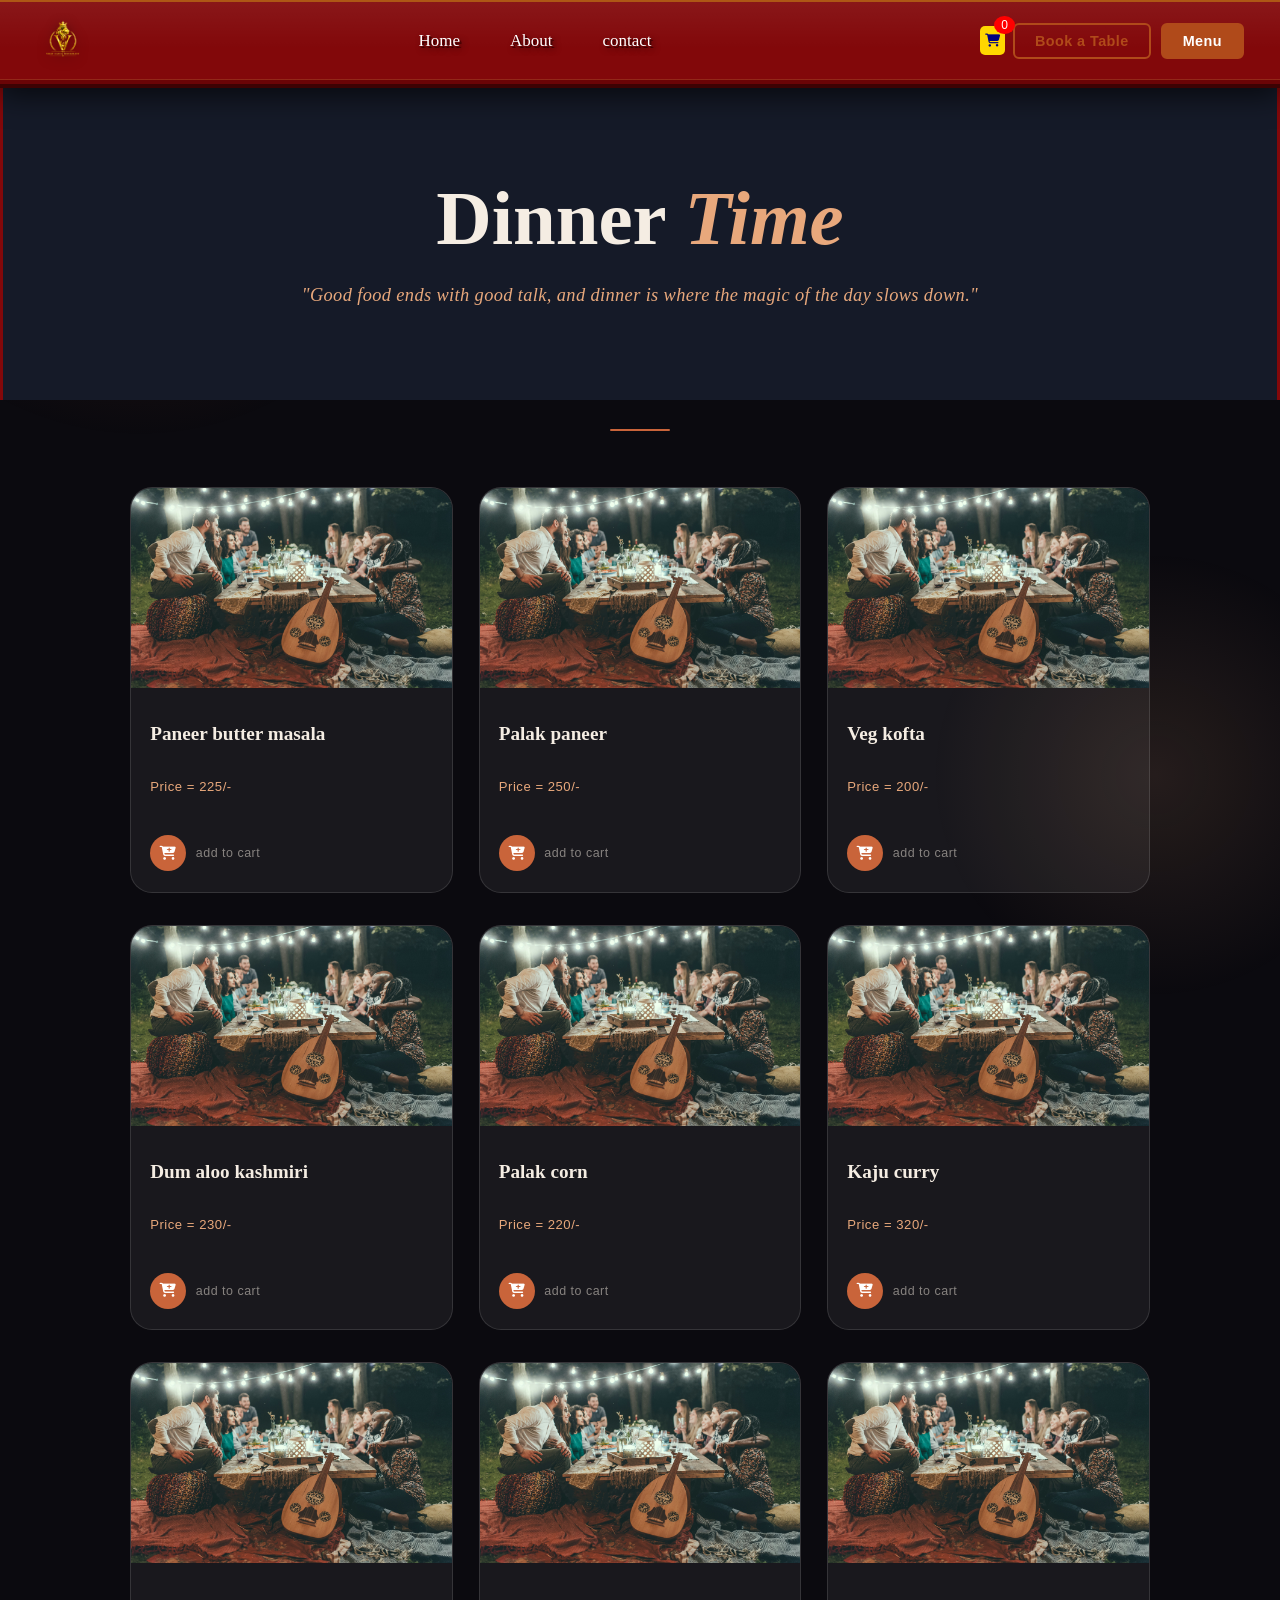
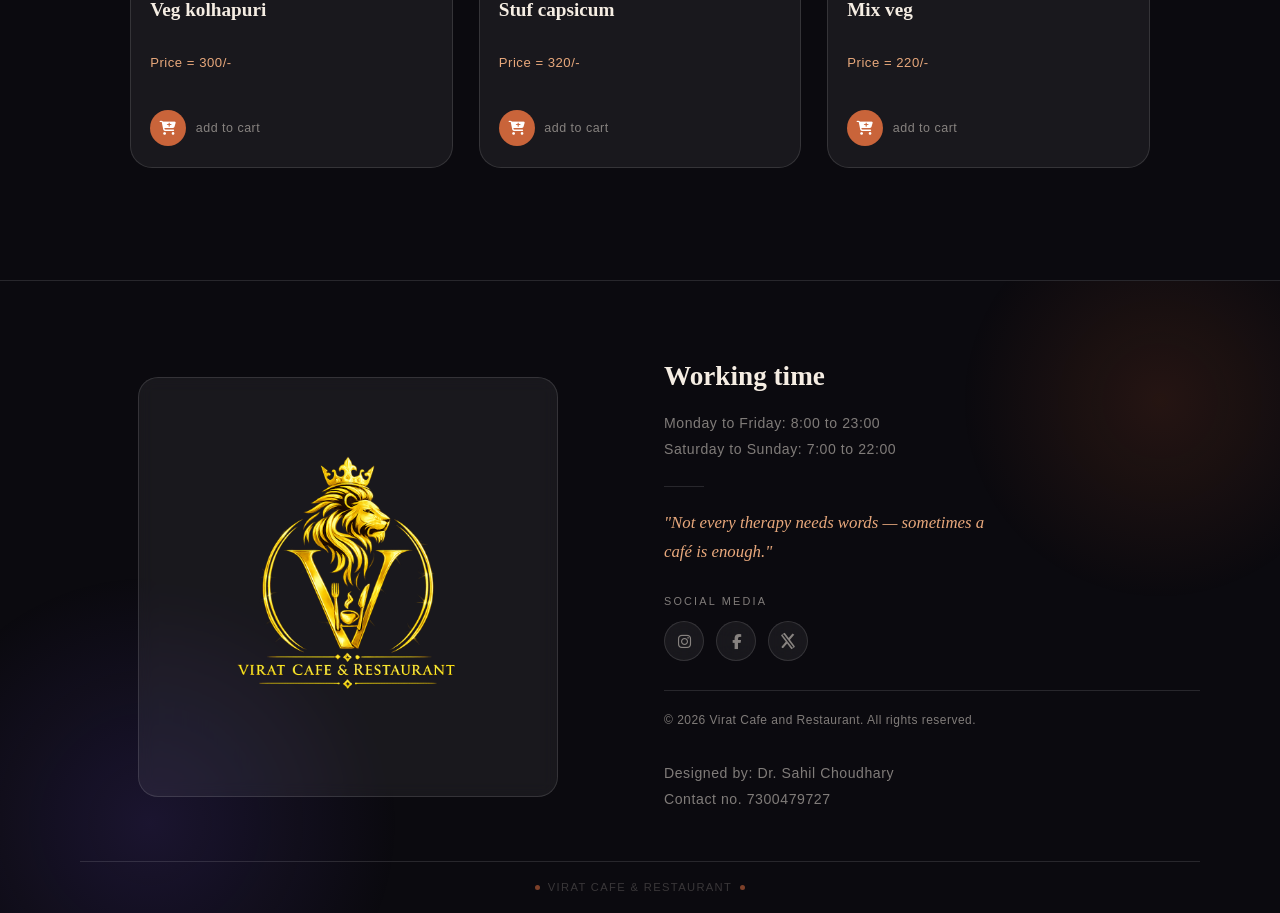
<file: dinner.html>
<!DOCTYPE html>
<html lang="en">
<head>
    <meta charset="UTF-8">
    <meta name="viewport" content="width=device-width, initial-scale=1.0">
    <title>Virat cafe and restaurant</title>
    <link rel="stylesheet" href="dinner.css">
     <link rel="stylesheet" href="https://cdnjs.cloudflare.com/ajax/libs/font-awesome/6.4.0/css/all.min.css">    
</head>
<body>
    <header>
        <nav class="navbar"> 
            <div>
              <img src="logo.png" alt="logo" height="70px"> 
            </div> 
            <div class="nav-item">
                <a class="item1" href="cafe.html">Home</a>
                <a class="item1" href="about.html">About</a>
                <a class="item1" href="contact.html">contact</a>                     
                     
            </div>
            <div class="search-bar">
              <button id="cart-btn" onclick="showcart()">
              <i class="fa-solid fa-cart-shopping"></i>
              <span id="cart-count">0</span>
              </button>
                 <div class="nav-buttons">
                 <button class="btn-book" onclick="window.location.href='bookingtable.html'">Book a Table</button>
                 <button class="btn-menu" onclick="window.location.href='menu.html'">Menu</button>
                </div>
            </div>
            <div id="cart-box">
             <h2>Your Cart</h2>
             <div id="cart-items"></div>
             <h3>Total ₹<span id="total">0</span></h3>
             <input type="text" id="fullname" placeholder="Enter Full Name">
             <button onclick="whatsapporder()">
             Order on WhatsApp
             </button>
            </div>                          
        </nav>
    </header>
    <main>
         

 
  <!-- cart pill (shows when items added) -->
  <div id="cart-pill" onclick="window.location.href='cart.html'">
    <i class="fa-solid fa-basket-shopping"></i>
    <span id="cart-count">0</span> items · ₹<span id="cart-total">0</span>
  </div>
 
  <!-- ══════════ YOUR EXACT HTML BELOW ══════════ -->
 
  <div class="breakfast-portion">
    <h1 id="head-line">Dinner <span>Time</span></h1>
    <p>"Good food ends with good talk, and dinner is where the magic of the day slows down."</p>
  </div>
 
  <div class="section-divider"></div>
 
  <!-- ROW 1 -->
  <div class="box">
    <div class="product">
      <a href="groundnut.html"><img class="box1" src="dinner2.jpg" target="main" alt="groundnut"></a>
      <br>
      <div class="box-data">
        <a class="name">Paneer butter masala</a>
        <br>
        <a>Price = 225/-</a>
        <br>
        <span class="cart-button">
          <button class="button" onclick="addtocart('Paneer butter masala',225,)"><i class="fa-solid fa-cart-plus"></i></button>
          <a>add to cart</a>
        </span>
      </div>
    </div>
 
    <div class="product">
      <a href="groundnut.html"><img class="box1" src="dinner2.jpg" target="main" alt="groundnut"></a>
      <br>
      <div class="box-data">
        <a class="name">Palak paneer</a>
        <br>
        <a>Price = 250/-</a>
        <br>
        <span class="cart-button">
          <button class="button" onclick="addtocart('Palak paneer',250,this)"><i class="fa-solid fa-cart-plus"></i></button>
          <a>add to cart</a>
        </span>
      </div>
    </div>
 
    <div class="product">
      <a href="groundnut.html"><img class="box1" src="dinner2.jpg" target="main" alt="groundnut"></a>
      <br>
      <div class="box-data">
        <a class="name">Veg kofta</a>
        <br>
        <a>Price = 200/-</a>
        <br>
        <span class="cart-button">
          <button class="button" onclick="addtocart('Veg kofta',200,this)"><i class="fa-solid fa-cart-plus"></i></button>
          <a>add to cart</a>
        </span>
      </div>
    </div>
  </div>
 
  <!-- ROW 2 -->
  <div class="box">
    <div class="product">
      <a href="groundnut.html"><img class="box1" src="dinner2.jpg" target="main" alt="groundnut"></a>
      <br>
      <div class="box-data">
        <a class="name">Dum aloo kashmiri</a>
        <br>
        <a>Price = 230/-</a>
        <br>
        <span class="cart-button">
          <button class="button" onclick="addtocart('Dum aloo kashmiri',230,this)"><i class="fa-solid fa-cart-plus"></i></button>
          <a>add to cart</a>
        </span>
      </div>
    </div>
 
    <div class="product">
      <a href="groundnut.html"><img class="box1" src="dinner2.jpg" target="main" alt="groundnut"></a>
      <br>
      <div class="box-data">
        <a class="name">Palak corn</a>
        <br>
        <a>Price = 220/-</a>
        <br>
        <span class="cart-button">
          <button class="button" onclick="addtocart('Palak corn',220,this)"><i class="fa-solid fa-cart-plus"></i></button>
          <a>add to cart</a>
        </span>
      </div>
    </div>
 
    <div class="product">
      <a href="groundnut.html"><img class="box1" src="dinner2.jpg" target="main" alt="groundnut"></a>
      <br>
      <div class="box-data">
        <a class="name">Kaju curry</a>
        <br>
        <a>Price = 320/-</a>
        <br>
        <span class="cart-button">
          <button class="button" onclick="addtocart('Kaju curry',320,this)"><i class="fa-solid fa-cart-plus"></i></button>
          <a>add to cart</a>
        </span>
      </div>
    </div>
  </div>
 
  <!-- ROW 3 -->
  <div class="box">
    <div class="product">
      <a href="groundnut.html"><img class="box1" src="dinner2.jpg" target="main" alt="groundnut"></a>
      <br>
      <div class="box-data">
        <a class="name">Veg kolhapuri</a>
        <br>
        <a>Price = 300/-</a>
        <br>
        <span class="cart-button">
          <button class="button" onclick="addtocart('Veg kolhapuri',300,this)"><i class="fa-solid fa-cart-plus"></i></button>
          <a>add to cart</a>
        </span>
      </div>
    </div>
 
    <div class="product">
      <a href="groundnut.html"><img class="box1" src="dinner2.jpg" target="main" alt="groundnut"></a>
      <br>
      <div class="box-data">
        <a class="name">Stuf capsicum</a>
        <br>
        <a>Price = 320/-</a>
        <br>
        <span class="cart-button">
          <button class="button" onclick="addtocart('Stuf capsicum',320,this)"><i class="fa-solid fa-cart-plus"></i></button>
          <a>add to cart</a>
        </span>
      </div>
    </div>
 
    <div class="product">
      <a href="groundnut.html"><img class="box1" src="dinner2.jpg" target="main" alt="groundnut"></a>
      <br>
      <div class="box-data">
        <a class="name">Mix veg</a>
        <br>
        <a>Price = 220/-</a>
        <br>
        <span class="cart-button">
          <button class="button" onclick="addtocart('Mix veg',220,this)"><i class="fa-solid fa-cart-plus"></i></button>
          <a>add to cart</a>
        </span>
      </div>
    </div>
  </div>
 
  <div class="page-end"></div>
 

<!-- ═══════════════ FOOTER ═══════════════ -->
  <footer class="footer">
 
    <img src="logo.png" target="main" alt="cafe logo" height="600px" width="auto">
 
    <div class="working-time">
 
      <h2>Working time</h2>
      <a>Monday to Friday: 8:00 to 23:00</a>
      <a>Saturday to Sunday: 7:00 to 22:00</a>
 
      <div class="time-divider"></div>
 
      <p>"Not every therapy needs words — sometimes a café is enough."</p>
 
      <div>
        <h2 id="social-media">Social media</h2>
      </div>
 
      <div class="social">
        <i class="fa-brands fa-instagram"></i>
        <i class="fa-brands fa-facebook-f"></i>
        <svg xmlns="http://www.w3.org/2000/svg" width="24" height="24" fill="currentColor" viewBox="0 0 16 16">
          <path d="M12.6.75h2.454l-5.36 6.142L16 15.25h-4.937l-3.867-5.07-4.425 5.07H.316l5.733-6.57L0 .75h5.063l3.495 4.633L12.601.75Zm-.86 13.028h1.36L4.323 2.145H2.865z"/>
        </svg>
      </div>
 
      <hr>
 
      <div class="copyright">
        <a>© 2026 Virat Cafe and Restaurant. All rights reserved.</a>
      </div>
 
      <a class="sahil-kaswan">Designed by: Dr. Sahil Choudhary
        <br>Contact no. 7300479727
      </a>
 
    </div>
 
    <!-- bottom strip -->
    <div class="footer-strip">
      <div class="strip-dot"></div>
      <span>Virat Cafe &amp; Restaurant</span>
      <div class="strip-dot"></div>
    </div>
 
  </footer>


    <script src="cart.js"></script>
</body>
</html>
</file>
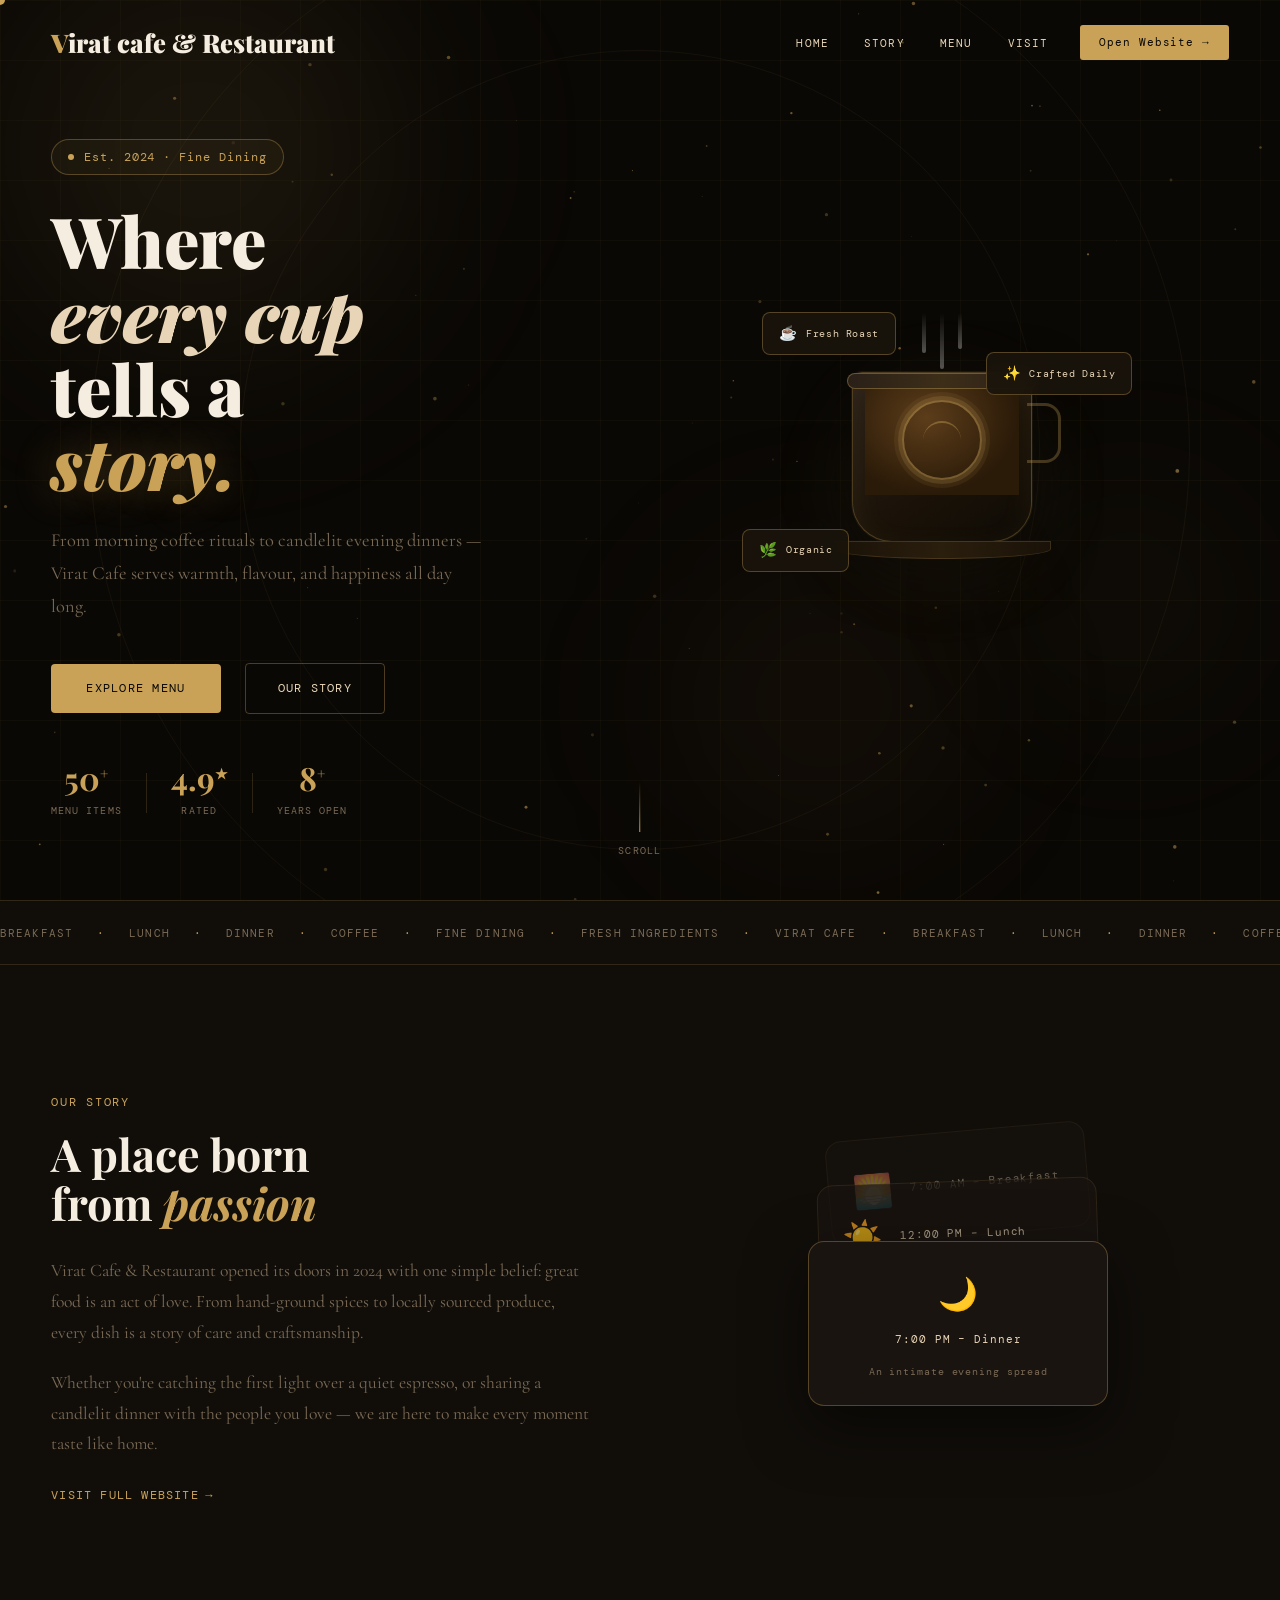
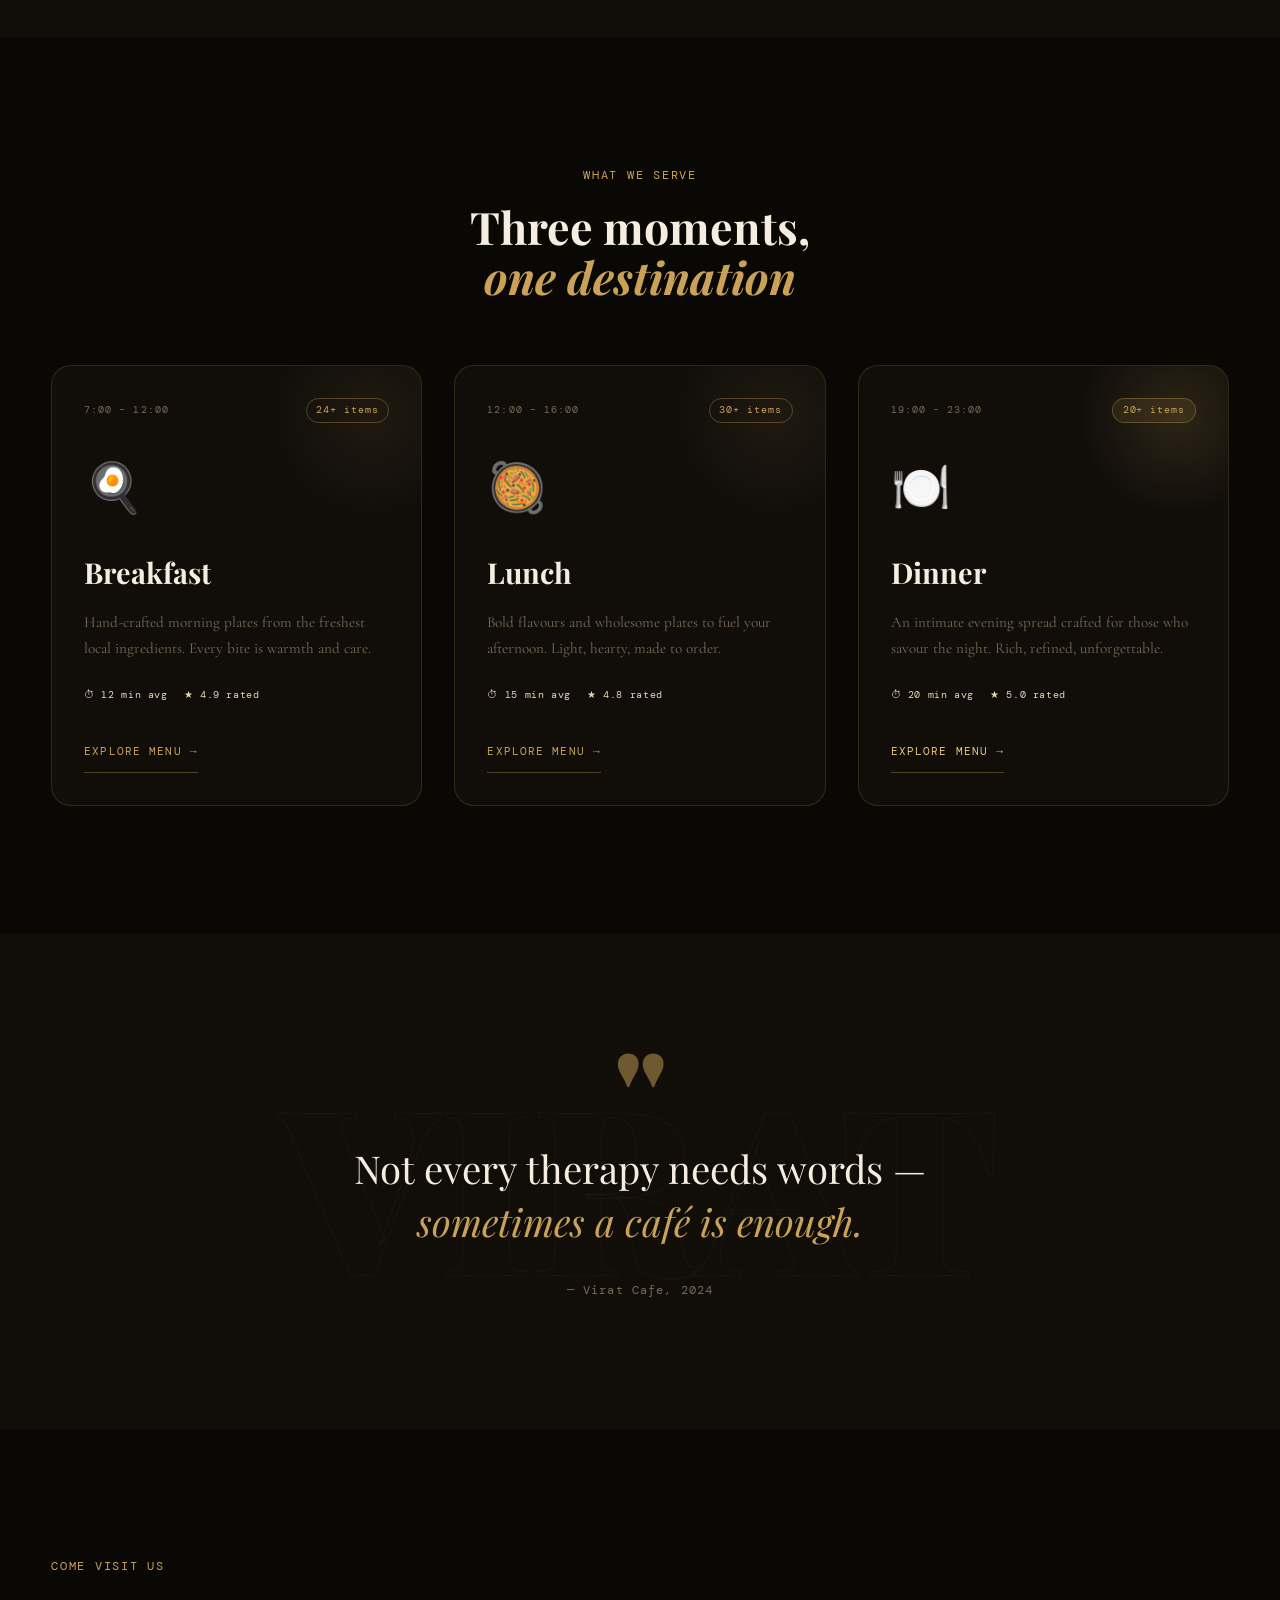
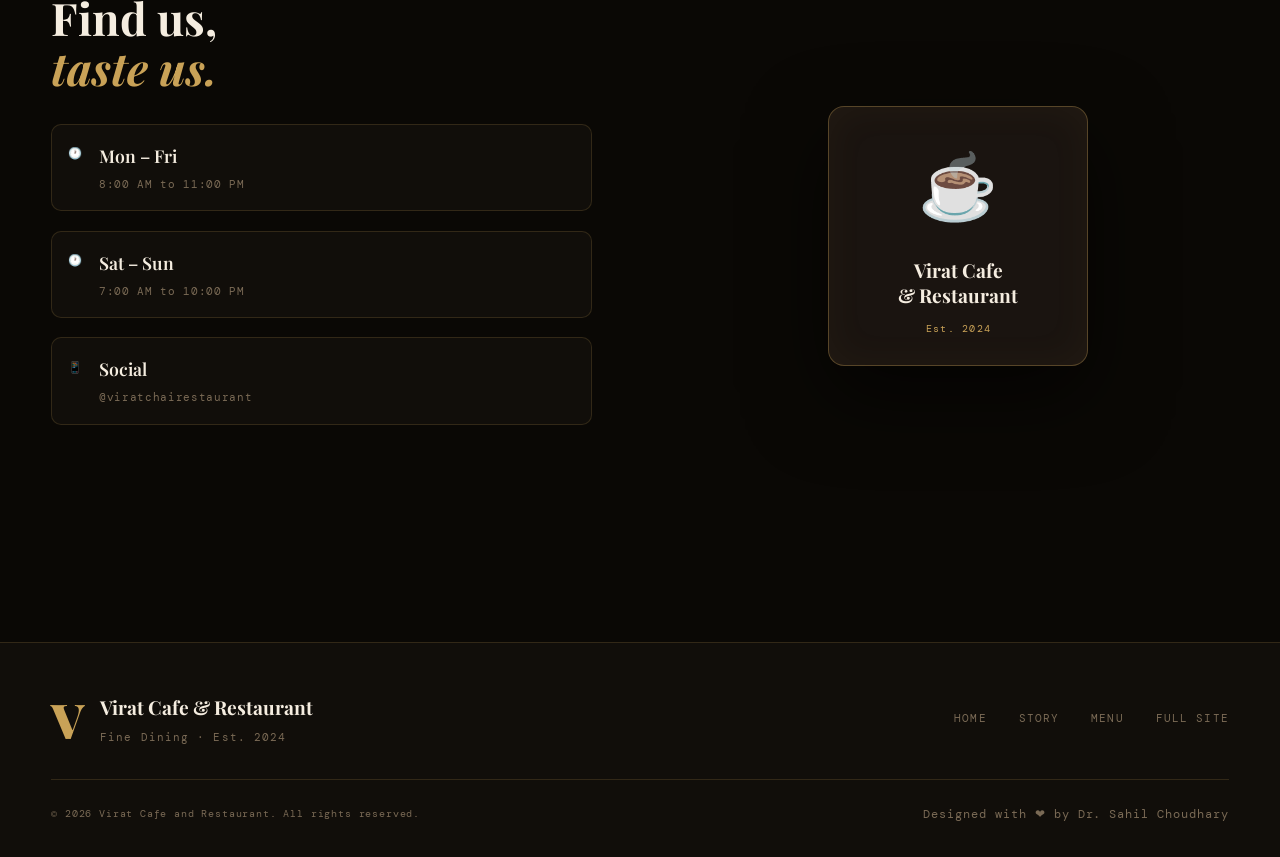
<file: landing.html>
<!DOCTYPE html>
<html lang="en">
<head>
  <meta charset="UTF-8">
  <meta name="viewport" content="width=device-width, initial-scale=1.0">
  <title>Virat Cafe & Restaurant</title>
  <link rel="preconnect" href="https://fonts.googleapis.com">
  <link href="https://fonts.googleapis.com/css2?family=Playfair+Display:ital,wght@0,400;0,700;0,900;1,400;1,700&family=Cormorant+Garamond:ital,wght@0,300;0,400;0,600;1,300;1,400&family=DM+Mono:wght@300;400;500&display=swap" rel="stylesheet">
  <link rel="stylesheet" href="landing.css">
</head>
<body>
 
   <!-- CURSOR -->
  <div class="cursor" id="cursor"></div>
  <div class="cursor-follower" id="cursorFollower"></div>
 
  <!-- PRELOADER -->
  <div class="preloader" id="preloader">
    <div class="preloader-inner">
      <div class="preloader-logo">V</div>
      <div class="preloader-bar"><div class="preloader-fill" id="preloaderFill"></div></div>
      <span class="preloader-text mono">Loading experience…</span>
    </div>
  </div>
 
  <!-- NAVBAR -->
  <nav class="nav" id="nav">
    <a href="#hero" class="nav-logo">
      <span class="logo-v">V</span><span class="logo-rest">irat cafe & Restaurant</span>
    </a>
    <ul class="nav-links">
      <li><a href="#hero" class="nav-link">Home</a></li>
      <li><a href="#about" class="nav-link">Story</a></li>
      <li><a href="#menu" class="nav-link">Menu</a></li>
      <li><a href="#contact" class="nav-link">Visit</a></li>
    </ul>
    <a href="index.html" class="nav-cta">Open Website →</a>
    <button class="nav-burger" id="burger" aria-label="Toggle menu">
      <span></span><span></span><span></span>
    </button>
  </nav>
 
  <!-- MOBILE MENU -->
  <div class="mobile-menu" id="mobileMenu">
    <a href="#hero" class="mob-link">Home</a>
    <a href="#about" class="mob-link">Story</a>
    <a href="#menu" class="mob-link">Menu</a>
    <a href="#contact" class="mob-link">Visit</a>
    <a href="index.html" class="mob-link mob-cta">Open Website →</a>
  </div>
 
  <!-- HERO -->
  <section class="hero" id="hero">
    <div class="orb orb-1"></div>
    <div class="orb orb-2"></div>
    <div class="orb orb-3"></div>
    <div class="ring ring-1"></div>
    <div class="ring ring-2"></div>
    <canvas class="particles-canvas" id="particlesCanvas"></canvas>
    <div class="grid-overlay"></div>
 
    <div class="hero-content">
      <div class="hero-badge mono reveal-up" style="--delay:0.1s">
        <span class="badge-dot"></span> Est. 2024 · Fine Dining
      </div>
      <h1 class="hero-title reveal-up" style="--delay:0.25s">
        <span class="title-line">Where</span>
        <span class="title-line italic-serif">every cup</span>
        <span class="title-line">tells a<br><em class="gold-word">story.</em></span>
      </h1>
      <p class="hero-sub reveal-up" style="--delay:0.45s">
        From morning coffee rituals to candlelit evening dinners —
        Virat Cafe serves warmth, flavour, and happiness all day long.
      </p>
      <div class="hero-actions reveal-up" style="--delay:0.6s">
        <a href="#menu" class="btn-primary-3d">
          <span class="btn-front">Explore Menu</span>
          <span class="btn-side"></span>
        </a>
        <a href="#about" class="btn-ghost-3d">Our Story</a>
      </div>
      <div class="hero-stats reveal-up" style="--delay:0.75s">
        <div class="stat-card">
          <span class="stat-num">50<sup>+</sup></span>
          <span class="stat-label">Menu Items</span>
        </div>
        <div class="stat-sep"></div>
        <div class="stat-card">
          <span class="stat-num">4.9<sup>★</sup></span>
          <span class="stat-label">Rated</span>
        </div>
        <div class="stat-sep"></div>
        <div class="stat-card">
          <span class="stat-num">8<sup>+</sup></span>
          <span class="stat-label">Years Open</span>
        </div>
      </div>
    </div>
 
    <!-- 3D coffee cup -->
    <div class="hero-visual reveal-right" style="--delay:0.3s">
      <div class="cup-scene">
        <div class="cup-wrapper">
          <div class="cup-glow"></div>
          <div class="cup-body">
            <div class="cup-liquid">
              <div class="latte-art"></div>
            </div>
            <div class="cup-rim"></div>
            <div class="cup-handle"></div>
            <div class="cup-saucer"></div>
            <div class="steam-wrap">
              <div class="steam s1"></div>
              <div class="steam s2"></div>
              <div class="steam s3"></div>
            </div>
          </div>
          <div class="float-card fc-1">
            <span class="fc-emoji">☕</span>
            <span class="fc-text">Fresh Roast</span>
          </div>
          <div class="float-card fc-2">
            <span class="fc-emoji">🌿</span>
            <span class="fc-text">Organic</span>
          </div>
          <div class="float-card fc-3">
            <span class="fc-emoji">✨</span>
            <span class="fc-text">Crafted Daily</span>
          </div>
        </div>
      </div>
    </div>
 
    <div class="scroll-cue">
      <div class="scroll-line"></div>
      <span>scroll</span>
    </div>
  </section>
 
  <!-- MARQUEE -->
  <div class="marquee-wrap">
    <div class="marquee-track">
      <span>Breakfast</span><span class="dot">·</span>
      <span>Lunch</span><span class="dot">·</span>
      <span>Dinner</span><span class="dot">·</span>
      <span>Coffee</span><span class="dot">·</span>
      <span>Fine Dining</span><span class="dot">·</span>
      <span>Fresh Ingredients</span><span class="dot">·</span>
      <span>Virat Cafe</span><span class="dot">·</span>
      <span>Breakfast</span><span class="dot">·</span>
      <span>Lunch</span><span class="dot">·</span>
      <span>Dinner</span><span class="dot">·</span>
      <span>Coffee</span><span class="dot">·</span>
      <span>Fine Dining</span><span class="dot">·</span>
      <span>Fresh Ingredients</span><span class="dot">·</span>
      <span>Virat Cafe</span><span class="dot">·</span>
    </div>
  </div>
 
  <!-- ABOUT -->
  <section class="about" id="about">
    <div class="about-grid">
      <div class="about-left">
        <div class="section-label mono reveal-up">Our Story</div>
        <h2 class="section-title reveal-up" style="--delay:0.1s">
          A place born<br>from <em>passion</em>
        </h2>
        <p class="about-body reveal-up" style="--delay:0.2s">
          Virat Cafe & Restaurant opened its doors in 2024 with one simple belief:
          great food is an act of love. From hand-ground spices to locally sourced
          produce, every dish is a story of care and craftsmanship.
        </p>
        <p class="about-body reveal-up" style="--delay:0.28s">
          Whether you're catching the first light over a quiet espresso, or sharing
          a candlelit dinner with the people you love — we are here to make every
          moment taste like home.
        </p>
        <a href="cafe.html" class="inline-link reveal-up" style="--delay:0.36s">
          Visit full website <span class="arrow-right">→</span>
        </a>
      </div>
      <div class="about-right reveal-right" style="--delay:0.15s">
        <div class="card-stack">
          <div class="stacked-card sc-back">
            <div class="sc-icon">🌅</div>
            <span>7:00 AM – Breakfast</span>
          </div>
          <div class="stacked-card sc-mid">
            <div class="sc-icon">☀️</div>
            <span>12:00 PM – Lunch</span>
          </div>
          <div class="stacked-card sc-front">
            <div class="sc-inner">
              <div class="sc-icon">🌙</div>
              <span>7:00 PM – Dinner</span>
              <p class="sc-sub">An intimate evening spread</p>
            </div>
          </div>
        </div>
      </div>
    </div>
  </section>
 
  <!-- MENU PREVIEW -->
  <section class="menu-section" id="menu">
    <div class="menu-header">
      <div class="section-label mono reveal-up">What We Serve</div>
      <h2 class="section-title centered reveal-up" style="--delay:0.1s">
        Three moments,<br><em>one destination</em>
      </h2>
    </div>
    <div class="menu-cards">
      <div class="menu-card mc-breakfast reveal-up" style="--delay:0.05s">
        <div class="mc-glow"></div>
        <div class="mc-top">
          <span class="mc-time mono">7:00 – 12:00</span>
          <span class="mc-tag">24+ items</span>
        </div>
        <div class="mc-emoji-big">🍳</div>
        <h3 class="mc-title">Breakfast</h3>
        <p class="mc-desc">Hand-crafted morning plates from the freshest local ingredients. Every bite is warmth and care.</p>
        <div class="mc-stats">
          <span>⏱ 12 min avg</span>
          <span>★ 4.9 rated</span>
        </div>
        <a href="breakfast.html" class="mc-btn">Explore menu →</a>
      </div>
      <div class="menu-card mc-lunch reveal-up" style="--delay:0.15s">
        <div class="mc-glow"></div>
        <div class="mc-top">
          <span class="mc-time mono">12:00 – 16:00</span>
          <span class="mc-tag">30+ items</span>
        </div>
        <div class="mc-emoji-big">🥘</div>
        <h3 class="mc-title">Lunch</h3>
        <p class="mc-desc">Bold flavours and wholesome plates to fuel your afternoon. Light, hearty, made to order.</p>
        <div class="mc-stats">
          <span>⏱ 15 min avg</span>
          <span>★ 4.8 rated</span>
        </div>
        <a href="lunch.html" class="mc-btn">Explore menu →</a>
      </div>
      <div class="menu-card mc-dinner reveal-up" style="--delay:0.25s">
        <div class="mc-glow mc-glow--gold"></div>
        <div class="mc-top">
          <span class="mc-time mono">19:00 – 23:00</span>
          <span class="mc-tag mc-tag--gold">20+ items</span>
        </div>
        <div class="mc-emoji-big">🍽️</div>
        <h3 class="mc-title">Dinner</h3>
        <p class="mc-desc">An intimate evening spread crafted for those who savour the night. Rich, refined, unforgettable.</p>
        <div class="mc-stats">
          <span>⏱ 20 min avg</span>
          <span>★ 5.0 rated</span>
        </div>
        <a href="dinner.html" class="mc-btn mc-btn--gold">Explore menu →</a>
      </div>
    </div>
  </section>
 
  <!-- TESTIMONIAL -->
  <section class="testimonial-section">
    <div class="test-bg-text">VIRAT</div>
    <div class="test-content reveal-up">
      <div class="quote-mark">"</div>
      <blockquote>
        Not every therapy needs words —<br>
        <em>sometimes a café is enough.</em>
      </blockquote>
      <div class="test-author mono">— Virat Cafe, 2024</div>
    </div>
  </section>
 
  <!-- CONTACT -->
  <section class="contact-section" id="contact">
    <div class="contact-inner">
      <div class="contact-left reveal-up">
        <div class="section-label mono">Come Visit Us</div>
        <h2 class="section-title">Find us,<br><em>taste us.</em></h2>
        <div class="contact-details">
          <div class="cd-row">
            <span class="cd-icon">🕐</span>
            <div>
              <strong>Mon – Fri</strong>
              <span>8:00 AM to 11:00 PM</span>
            </div>
          </div>
          <div class="cd-row">
            <span class="cd-icon">🕐</span>
            <div>
              <strong>Sat – Sun</strong>
              <span>7:00 AM to 10:00 PM</span>
            </div>
          </div>
          <div class="cd-row">
            <span class="cd-icon">📱</span>
            <div>
              <strong>Social</strong>
              <span>@viratchairestaurant</span>
            </div>
          </div>
        </div>
        <a href="index.html" class="btn-primary-3d" style="display:inline-flex; margin-top:2.5rem;">
          <span class="btn-front">Enter Full Site</span>
          <span class="btn-side"></span>
        </a>
      </div>
      <div class="contact-right reveal-right" style="--delay:0.2s">
        <div class="deco-box">
          <div class="dbox-face dbox-front">
            <span class="dbox-big">☕</span>
            <p>Virat Cafe<br>&amp; Restaurant</p>
            <span class="dbox-est mono">Est. 2024</span>
          </div>
          <div class="dbox-face dbox-right"></div>
          <div class="dbox-face dbox-bottom"></div>
        </div>
      </div>
    </div>
  </section>
 
  <!-- FOOTER -->
  <footer class="site-footer">
    <div class="footer-top">
      <div class="footer-brand">
        <span class="footer-logo-v">V</span>
        <div>
          <div class="footer-name">Virat Cafe &amp; Restaurant</div>
          <div class="footer-tagline mono">Fine Dining · Est. 2024</div>
        </div>
      </div>
      <nav class="footer-nav">
        <a href="#hero">Home</a>
        <a href="#about">Story</a>
        <a href="#menu">Menu</a>
        <a href="index.html">Full Site</a>
      </nav>
    </div>
    <div class="footer-bottom">
      <span>© 2026 Virat Cafe and Restaurant. All rights reserved.</span>
      <span class="mono">Designed with ❤ by Dr. Sahil Choudhary</span>
    </div>
  </footer>
 
  <script src="landing.js"></script>
</body>
</html>
</file>
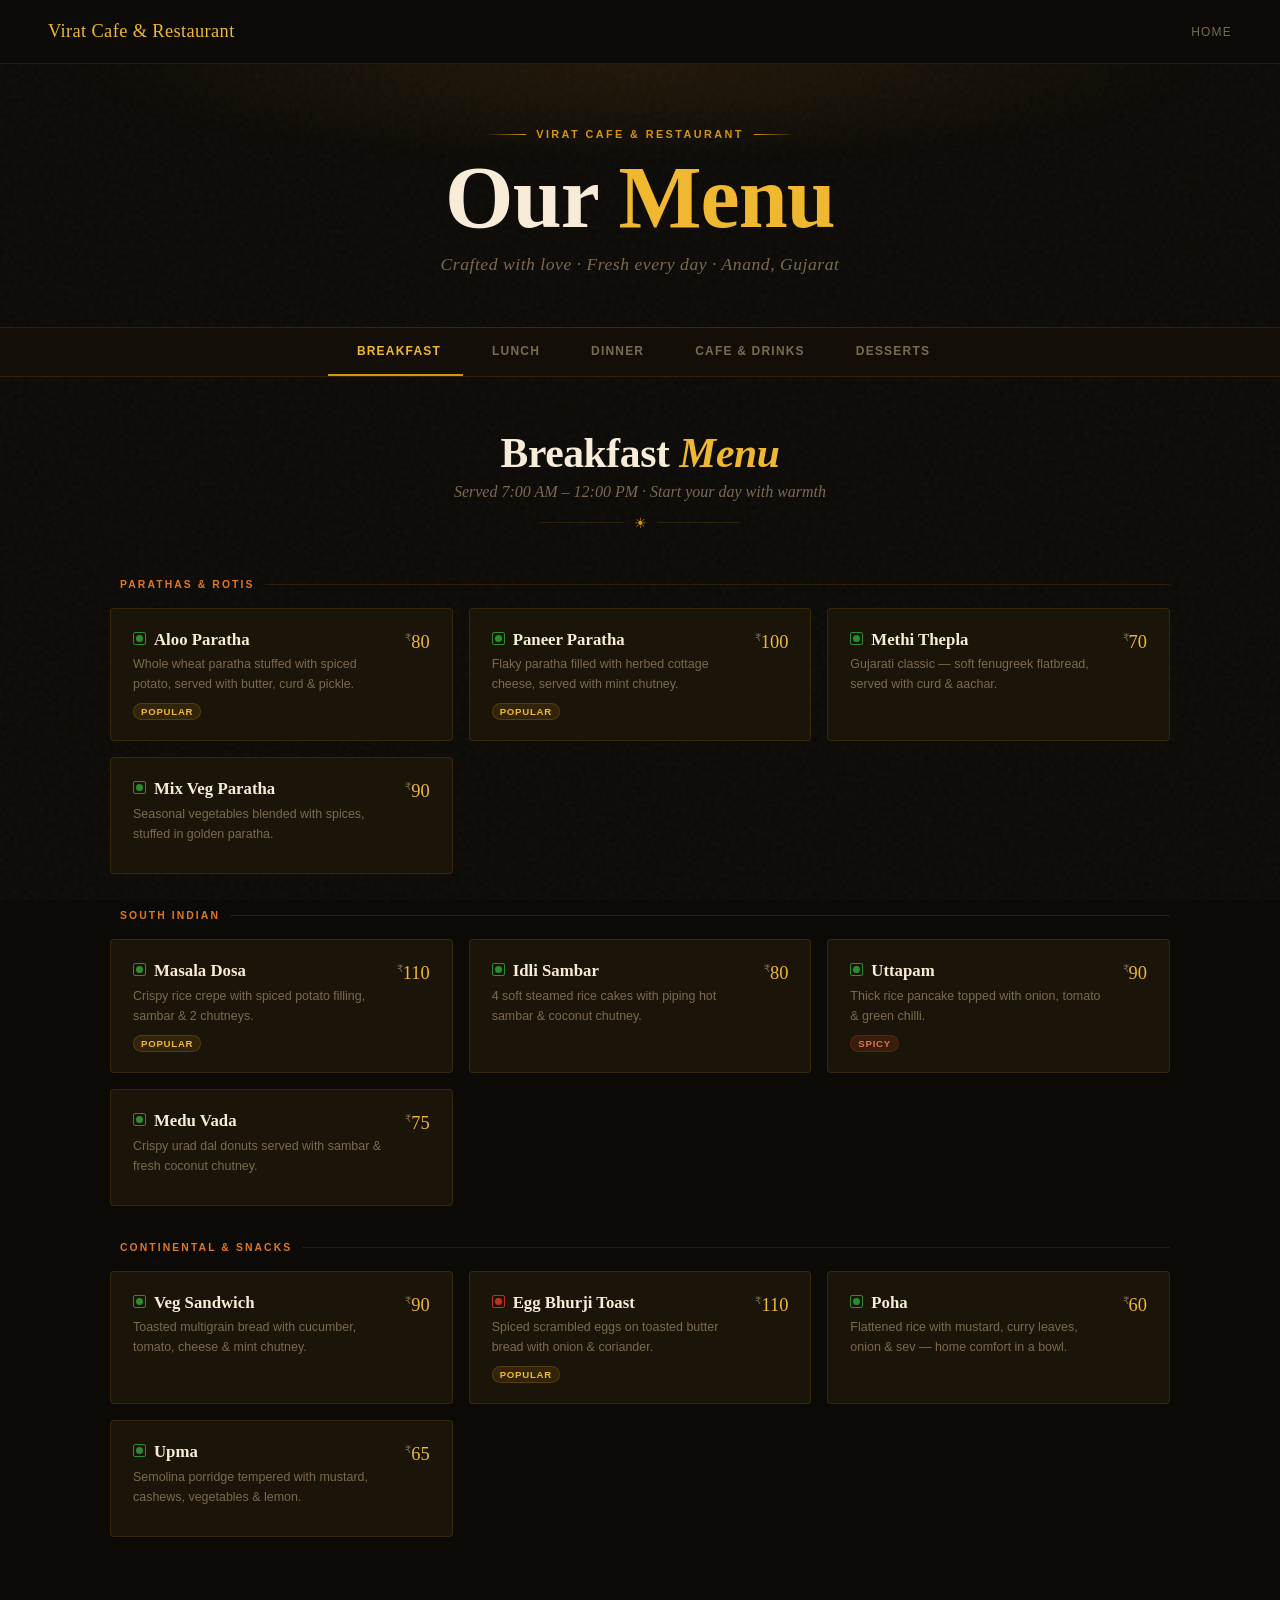
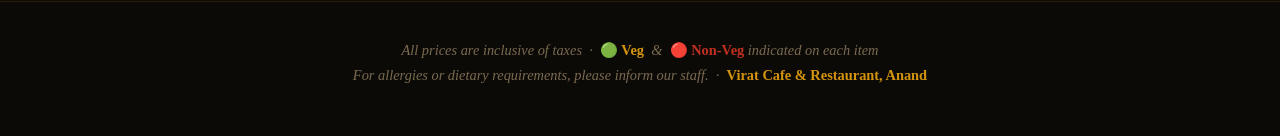
<file: menu.html>
<!DOCTYPE html>
<html lang="en">
<head>
    <meta charset="UTF-8">
    <meta name="viewport" content="width=device-width, initial-scale=1.0">
    <title>Virat cafe & restaurant</title>
    <link rel="stylesheet" href="menu.css">
</head>
<body>
    <!-- Navbar -->
<nav class="navbar">
  <a class="nav-logo" href="cafe.html">Virat Cafe &amp; Restaurant</a>
  <a class="nav-back" href="cafe.html"><i class="fa fa-arrow-left"></i> Home</a>
</nav>
 
<!-- Hero -->
<div class="hero">
  <div class="hero-eyebrow">Virat Cafe &amp; Restaurant</div>
  <h1>Our <span>Menu</span></h1>
  <p class="hero-sub">Crafted with love · Fresh every day · Anand, Gujarat</p>
</div>
 
<!-- Tab Nav -->
<nav class="tab-nav">
  <button class="tab-btn active" onclick="showTab('breakfast',this)"><i class="fa fa-sun"></i> Breakfast</button>
  <button class="tab-btn" onclick="showTab('lunch',this)"><i class="fa fa-bowl-rice"></i> Lunch</button>
  <button class="tab-btn" onclick="showTab('dinner',this)"><i class="fa fa-moon"></i> Dinner</button>
  <button class="tab-btn" onclick="showTab('cafe',this)"><i class="fa fa-mug-hot"></i> Cafe &amp; Drinks</button>
  <button class="tab-btn" onclick="showTab('desserts',this)"><i class="fa fa-ice-cream"></i> Desserts</button>
</nav>
 
<!-- ══════════════════ BREAKFAST ══════════════════ -->
<div class="menu-body">
<section class="menu-section active" id="breakfast">
  <div class="section-header">
    <h2>Breakfast <em>Menu</em></h2>
    <p>Served 7:00 AM – 12:00 PM · Start your day with warmth</p>
    <div class="section-rule"><span>☀</span></div>
  </div>
 
  <div class="cat-label"><i class="fa fa-leaf"></i> Parathas &amp; Rotis</div>
  <div class="items-grid">
    <div class="item">
      <div class="item-info">
        <div class="item-top"><div class="dot veg"></div><div class="item-name">Aloo Paratha</div></div>
        <div class="item-desc">Whole wheat paratha stuffed with spiced potato, served with butter, curd &amp; pickle.</div>
        <div class="item-tags"><span class="tag popular">Popular</span></div>
      </div>
      <div class="item-price"><sup>₹</sup>80</div>
    </div>
    <div class="item">
      <div class="item-info">
        <div class="item-top"><div class="dot veg"></div><div class="item-name">Paneer Paratha</div></div>
        <div class="item-desc">Flaky paratha filled with herbed cottage cheese, served with mint chutney.</div>
        <div class="item-tags"><span class="tag popular">Popular</span></div>
      </div>
      <div class="item-price"><sup>₹</sup>100</div>
    </div>
    <div class="item">
      <div class="item-info">
        <div class="item-top"><div class="dot veg"></div><div class="item-name">Methi Thepla</div></div>
        <div class="item-desc">Gujarati classic — soft fenugreek flatbread, served with curd &amp; aachar.</div>
        <div class="item-tags"></div>
      </div>
      <div class="item-price"><sup>₹</sup>70</div>
    </div>
    <div class="item">
      <div class="item-info">
        <div class="item-top"><div class="dot veg"></div><div class="item-name">Mix Veg Paratha</div></div>
        <div class="item-desc">Seasonal vegetables blended with spices, stuffed in golden paratha.</div>
        <div class="item-tags"></div>
      </div>
      <div class="item-price"><sup>₹</sup>90</div>
    </div>
  </div>
 
  <div class="cat-label"><i class="fa fa-egg"></i> South Indian</div>
  <div class="items-grid">
    <div class="item">
      <div class="item-info">
        <div class="item-top"><div class="dot veg"></div><div class="item-name">Masala Dosa</div></div>
        <div class="item-desc">Crispy rice crepe with spiced potato filling, sambar &amp; 2 chutneys.</div>
        <div class="item-tags"><span class="tag popular">Popular</span></div>
      </div>
      <div class="item-price"><sup>₹</sup>110</div>
    </div>
    <div class="item">
      <div class="item-info">
        <div class="item-top"><div class="dot veg"></div><div class="item-name">Idli Sambar</div></div>
        <div class="item-desc">4 soft steamed rice cakes with piping hot sambar &amp; coconut chutney.</div>
        <div class="item-tags"></div>
      </div>
      <div class="item-price"><sup>₹</sup>80</div>
    </div>
    <div class="item">
      <div class="item-info">
        <div class="item-top"><div class="dot veg"></div><div class="item-name">Uttapam</div></div>
        <div class="item-desc">Thick rice pancake topped with onion, tomato &amp; green chilli.</div>
        <div class="item-tags"><span class="tag spicy">Spicy</span></div>
      </div>
      <div class="item-price"><sup>₹</sup>90</div>
    </div>
    <div class="item">
      <div class="item-info">
        <div class="item-top"><div class="dot veg"></div><div class="item-name">Medu Vada</div></div>
        <div class="item-desc">Crispy urad dal donuts served with sambar &amp; fresh coconut chutney.</div>
        <div class="item-tags"></div>
      </div>
      <div class="item-price"><sup>₹</sup>75</div>
    </div>
  </div>
 
  <div class="cat-label"><i class="fa fa-bread-slice"></i> Continental &amp; Snacks</div>
  <div class="items-grid">
    <div class="item">
      <div class="item-info">
        <div class="item-top"><div class="dot veg"></div><div class="item-name">Veg Sandwich</div></div>
        <div class="item-desc">Toasted multigrain bread with cucumber, tomato, cheese &amp; mint chutney.</div>
        <div class="item-tags"></div>
      </div>
      <div class="item-price"><sup>₹</sup>90</div>
    </div>
    <div class="item">
      <div class="item-info">
        <div class="item-top"><div class="dot nonveg"></div><div class="item-name">Egg Bhurji Toast</div></div>
        <div class="item-desc">Spiced scrambled eggs on toasted butter bread with onion &amp; coriander.</div>
        <div class="item-tags"><span class="tag popular">Popular</span></div>
      </div>
      <div class="item-price"><sup>₹</sup>110</div>
    </div>
    <div class="item">
      <div class="item-info">
        <div class="item-top"><div class="dot veg"></div><div class="item-name">Poha</div></div>
        <div class="item-desc">Flattened rice with mustard, curry leaves, onion &amp; sev — home comfort in a bowl.</div>
        <div class="item-tags"></div>
      </div>
      <div class="item-price"><sup>₹</sup>60</div>
    </div>
    <div class="item">
      <div class="item-info">
        <div class="item-top"><div class="dot veg"></div><div class="item-name">Upma</div></div>
        <div class="item-desc">Semolina porridge tempered with mustard, cashews, vegetables &amp; lemon.</div>
        <div class="item-tags"></div>
      </div>
      <div class="item-price"><sup>₹</sup>65</div>
    </div>
  </div>
</section>
 
<!-- ══════════════════ LUNCH ══════════════════ -->
<section class="menu-section" id="lunch">
  <div class="section-header">
    <h2>Lunch <em>Menu</em></h2>
    <p>Served 12:00 PM – 4:00 PM · Bold, wholesome, made to order</p>
    <div class="section-rule"><span>☀</span></div>
  </div>
 
  <div class="cat-label"><i class="fa fa-bowl-rice"></i> Thali &amp; Rice</div>
  <div class="items-grid">
    <div class="item">
      <div class="item-info">
        <div class="item-top"><div class="dot veg"></div><div class="item-name">Gujarati Thali</div></div>
        <div class="item-desc">Dal, sabji, kadhi, rice, 3 rotis, farsan, papad, salad, pickle &amp; sweet.</div>
        <div class="item-tags"><span class="tag popular">Popular</span></div>
      </div>
      <div class="item-price"><sup>₹</sup>180</div>
    </div>
    <div class="item">
      <div class="item-info">
        <div class="item-top"><div class="dot nonveg"></div><div class="item-name">Chicken Thali</div></div>
        <div class="item-desc">Chicken curry, dal tadka, steamed rice, 2 rotis, salad &amp; raita.</div>
        <div class="item-tags"><span class="tag popular">Popular</span></div>
      </div>
      <div class="item-price"><sup>₹</sup>220</div>
    </div>
    <div class="item">
      <div class="item-info">
        <div class="item-top"><div class="dot veg"></div><div class="item-name">Jeera Rice + Dal Fry</div></div>
        <div class="item-desc">Fragrant cumin rice paired with golden dal fry, papad &amp; pickle.</div>
        <div class="item-tags"></div>
      </div>
      <div class="item-price"><sup>₹</sup>130</div>
    </div>
    <div class="item">
      <div class="item-info">
        <div class="item-top"><div class="dot nonveg"></div><div class="item-name">Chicken Biryani</div></div>
        <div class="item-desc">Aromatic basmati layered with tender chicken, served with salan &amp; raita.</div>
        <div class="item-tags"><span class="tag popular">Popular</span><span class="tag spicy">Spicy</span></div>
      </div>
      <div class="item-price"><sup>₹</sup>200</div>
    </div>
    <div class="item">
      <div class="item-info">
        <div class="item-top"><div class="dot veg"></div><div class="item-name">Veg Biryani</div></div>
        <div class="item-desc">Seasonal vegetables slow-cooked with whole spices &amp; saffron rice.</div>
        <div class="item-tags"></div>
      </div>
      <div class="item-price"><sup>₹</sup>160</div>
    </div>
    <div class="item">
      <div class="item-info">
        <div class="item-top"><div class="dot nonveg"></div><div class="item-name">Mutton Curry + Rice</div></div>
        <div class="item-desc">Slow-cooked mutton in rich masala gravy, served with steamed rice.</div>
        <div class="item-tags"><span class="tag spicy">Spicy</span></div>
      </div>
      <div class="item-price"><sup>₹</sup>260</div>
    </div>
  </div>
 
  <div class="cat-label"><i class="fa fa-fire"></i> Curries &amp; Gravies</div>
  <div class="items-grid">
    <div class="item">
      <div class="item-info">
        <div class="item-top"><div class="dot veg"></div><div class="item-name">Paneer Butter Masala</div></div>
        <div class="item-desc">Soft cottage cheese in velvety tomato-cream gravy. A timeless classic.</div>
        <div class="item-tags"><span class="tag popular">Popular</span></div>
      </div>
      <div class="item-price"><sup>₹</sup>160</div>
    </div>
    <div class="item">
      <div class="item-info">
        <div class="item-top"><div class="dot veg"></div><div class="item-name">Dal Makhani</div></div>
        <div class="item-desc">Black lentils simmered overnight with butter &amp; cream. Comfort in a bowl.</div>
        <div class="item-tags"></div>
      </div>
      <div class="item-price"><sup>₹</sup>140</div>
    </div>
    <div class="item">
      <div class="item-info">
        <div class="item-top"><div class="dot nonveg"></div><div class="item-name">Butter Chicken</div></div>
        <div class="item-desc">Tandoor-kissed chicken in rich, mildly spiced tomato butter sauce.</div>
        <div class="item-tags"><span class="tag popular">Popular</span></div>
      </div>
      <div class="item-price"><sup>₹</sup>200</div>
    </div>
    <div class="item">
      <div class="item-info">
        <div class="item-top"><div class="dot veg"></div><div class="item-name">Chana Masala</div></div>
        <div class="item-desc">Hearty chickpea curry with tangy spices, served with bhatura or rice.</div>
        <div class="item-tags"><span class="tag spicy">Spicy</span></div>
      </div>
      <div class="item-price"><sup>₹</sup>120</div>
    </div>
  </div>
 
  <div class="cat-label"><i class="fa fa-bread-slice"></i> Breads</div>
  <div class="items-grid">
    <div class="item">
      <div class="item-info">
        <div class="item-top"><div class="dot veg"></div><div class="item-name">Butter Naan</div></div>
        <div class="item-desc">Soft leavened bread baked in tandoor, brushed with fresh butter.</div>
        <div class="item-tags"></div>
      </div>
      <div class="item-price"><sup>₹</sup>40</div>
    </div>
    <div class="item">
      <div class="item-info">
        <div class="item-top"><div class="dot veg"></div><div class="item-name">Garlic Naan</div></div>
        <div class="item-desc">Classic naan topped with roasted garlic &amp; coriander butter.</div>
        <div class="item-tags"><span class="tag popular">Popular</span></div>
      </div>
      <div class="item-price"><sup>₹</sup>50</div>
    </div>
    <div class="item">
      <div class="item-info">
        <div class="item-top"><div class="dot veg"></div><div class="item-name">Tandoori Roti</div></div>
        <div class="item-desc">Whole wheat roti baked directly on tandoor walls. Light &amp; wholesome.</div>
        <div class="item-tags"></div>
      </div>
      <div class="item-price"><sup>₹</sup>30</div>
    </div>
    <div class="item">
      <div class="item-info">
        <div class="item-top"><div class="dot veg"></div><div class="item-name">Lachha Paratha</div></div>
        <div class="item-desc">Flaky multi-layered paratha — perfect to scoop up every drop of curry.</div>
        <div class="item-tags"></div>
      </div>
      <div class="item-price"><sup>₹</sup>45</div>
    </div>
  </div>
</section>
 
<!-- ══════════════════ DINNER ══════════════════ -->
<section class="menu-section" id="dinner">
  <div class="section-header">
    <h2>Dinner <em>Menu</em></h2>
    <p>Served 7:00 PM – 11:00 PM · Rich, refined &amp; unforgettable</p>
    <div class="section-rule"><span>🌙</span></div>
  </div>
 
  <div class="cat-label"><i class="fa fa-star"></i> Starters &amp; Tandoor</div>
  <div class="items-grid">
    <div class="item">
      <div class="item-info">
        <div class="item-top"><div class="dot veg"></div><div class="item-name">Paneer Tikka</div></div>
        <div class="item-desc">Marinated cottage cheese grilled in tandoor, served with mint chutney &amp; onion rings.</div>
        <div class="item-tags"><span class="tag popular">Popular</span></div>
      </div>
      <div class="item-price"><sup>₹</sup>180</div>
    </div>
    <div class="item">
      <div class="item-info">
        <div class="item-top"><div class="dot nonveg"></div><div class="item-name">Chicken Tikka</div></div>
        <div class="item-desc">Boneless chicken pieces marinated in yoghurt &amp; spices, chargrilled to perfection.</div>
        <div class="item-tags"><span class="tag popular">Popular</span><span class="tag spicy">Spicy</span></div>
      </div>
      <div class="item-price"><sup>₹</sup>220</div>
    </div>
    <div class="item">
      <div class="item-info">
        <div class="item-top"><div class="dot nonveg"></div><div class="item-name">Seekh Kebab</div></div>
        <div class="item-desc">Minced mutton &amp; spice skewers flame-grilled, with onion &amp; lemon.</div>
        <div class="item-tags"><span class="tag spicy">Spicy</span></div>
      </div>
      <div class="item-price"><sup>₹</sup>240</div>
    </div>
    <div class="item">
      <div class="item-info">
        <div class="item-top"><div class="dot veg"></div><div class="item-name">Hara Bhara Kebab</div></div>
        <div class="item-desc">Spinach &amp; pea patties with ginger-chilli, pan-grilled golden.</div>
        <div class="item-tags"><span class="tag new">New</span></div>
      </div>
      <div class="item-price"><sup>₹</sup>140</div>
    </div>
    <div class="item">
      <div class="item-info">
        <div class="item-top"><div class="dot nonveg"></div><div class="item-name">Fish Tikka</div></div>
        <div class="item-desc">Tender fish marinated in ajwain-yoghurt, grilled &amp; served with green chutney.</div>
        <div class="item-tags"><span class="tag new">New</span></div>
      </div>
      <div class="item-price"><sup>₹</sup>260</div>
    </div>
    <div class="item">
      <div class="item-info">
        <div class="item-top"><div class="dot veg"></div><div class="item-name">Veg Platter</div></div>
        <div class="item-desc">Paneer tikka, hara kebab, stuffed mushroom &amp; grilled veggies combo.</div>
        <div class="item-tags"><span class="tag popular">Popular</span></div>
      </div>
      <div class="item-price"><sup>₹</sup>280</div>
    </div>
  </div>
 
  <div class="cat-label"><i class="fa fa-fire-burner"></i> Main Course</div>
  <div class="items-grid">
    <div class="item">
      <div class="item-info">
        <div class="item-top"><div class="dot nonveg"></div><div class="item-name">Rogan Josh</div></div>
        <div class="item-desc">Kashmiri-style slow-braised mutton in aromatic whole spice gravy.</div>
        <div class="item-tags"><span class="tag spicy">Spicy</span></div>
      </div>
      <div class="item-price"><sup>₹</sup>300</div>
    </div>
    <div class="item">
      <div class="item-info">
        <div class="item-top"><div class="dot veg"></div><div class="item-name">Shahi Paneer</div></div>
        <div class="item-desc">Cottage cheese in rich cashew-cream-tomato gravy, fragrant with cardamom.</div>
        <div class="item-tags"></div>
      </div>
      <div class="item-price"><sup>₹</sup>180</div>
    </div>
    <div class="item">
      <div class="item-info">
        <div class="item-top"><div class="dot nonveg"></div><div class="item-name">Chicken Chettinad</div></div>
        <div class="item-desc">South Indian bold spiced chicken with kalpasi &amp; marathi mokku.</div>
        <div class="item-tags"><span class="tag spicy">Spicy</span><span class="tag new">New</span></div>
      </div>
      <div class="item-price"><sup>₹</sup>250</div>
    </div>
    <div class="item">
      <div class="item-info">
        <div class="item-top"><div class="dot veg"></div><div class="item-name">Matar Mushroom</div></div>
        <div class="item-desc">Button mushrooms &amp; green peas in a light, herbed onion-tomato gravy.</div>
        <div class="item-tags"></div>
      </div>
      <div class="item-price"><sup>₹</sup>160</div>
    </div>
  </div>
</section>
 
<!-- ══════════════════ CAFE & DRINKS ══════════════════ -->
<section class="menu-section" id="cafe">
  <div class="section-header">
    <h2>Cafe &amp; <em>Drinks</em></h2>
    <p>All day · Freshly brewed &amp; handcrafted</p>
    <div class="section-rule"><span>☕</span></div>
  </div>
 
  <div class="cat-label"><i class="fa fa-mug-hot"></i> Hot Beverages</div>
  <div class="items-grid">
    <div class="item">
      <div class="item-info">
        <div class="item-top"><div class="dot veg"></div><div class="item-name">Masala Chai</div></div>
        <div class="item-desc">Spiced milk tea with ginger, cardamom, clove &amp; tulsi. The soul of India.</div>
        <div class="item-tags"><span class="tag popular">Popular</span></div>
      </div>
      <div class="item-price"><sup>₹</sup>40</div>
    </div>
    <div class="item">
      <div class="item-info">
        <div class="item-top"><div class="dot veg"></div><div class="item-name">Filter Coffee</div></div>
        <div class="item-desc">South Indian drip coffee with frothy hot milk. Rich &amp; bold.</div>
        <div class="item-tags"><span class="tag popular">Popular</span></div>
      </div>
      <div class="item-price"><sup>₹</sup>60</div>
    </div>
    <div class="item">
      <div class="item-info">
        <div class="item-top"><div class="dot veg"></div><div class="item-name">Cappuccino</div></div>
        <div class="item-desc">Double espresso with steamed milk foam, topped with cocoa dust.</div>
        <div class="item-tags"></div>
      </div>
      <div class="item-price"><sup>₹</sup>90</div>
    </div>
    <div class="item">
      <div class="item-info">
        <div class="item-top"><div class="dot veg"></div><div class="item-name">Café Latte</div></div>
        <div class="item-desc">Smooth espresso with velvety steamed milk, lightly layered.</div>
        <div class="item-tags"></div>
      </div>
      <div class="item-price"><sup>₹</sup>100</div>
    </div>
    <div class="item">
      <div class="item-info">
        <div class="item-top"><div class="dot veg"></div><div class="item-name">Green Tea</div></div>
        <div class="item-desc">Fragrant whole-leaf green tea, served with honey &amp; lemon on the side.</div>
        <div class="item-tags"></div>
      </div>
      <div class="item-price"><sup>₹</sup>60</div>
    </div>
    <div class="item">
      <div class="item-info">
        <div class="item-top"><div class="dot veg"></div><div class="item-name">Hot Chocolate</div></div>
        <div class="item-desc">Rich Belgian cocoa with steamed milk, topped with whipped cream.</div>
        <div class="item-tags"><span class="tag sweet">Sweet</span></div>
      </div>
      <div class="item-price"><sup>₹</sup>110</div>
    </div>
  </div>
 
  <div class="cat-label"><i class="fa fa-glass-water"></i> Cold Drinks &amp; Shakes</div>
  <div class="items-grid">
    <div class="item">
      <div class="item-info">
        <div class="item-top"><div class="dot veg"></div><div class="item-name">Cold Coffee</div></div>
        <div class="item-desc">Blended coffee with chilled milk &amp; ice cream. Thick &amp; creamy.</div>
        <div class="item-tags"><span class="tag popular">Popular</span></div>
      </div>
      <div class="item-price"><sup>₹</sup>110</div>
    </div>
    <div class="item">
      <div class="item-info">
        <div class="item-top"><div class="dot veg"></div><div class="item-name">Mango Lassi</div></div>
        <div class="item-desc">Thick Alphonso mango blended with yoghurt &amp; a pinch of cardamom.</div>
        <div class="item-tags"><span class="tag popular">Popular</span></div>
      </div>
      <div class="item-price"><sup>₹</sup>90</div>
    </div>
    <div class="item">
      <div class="item-info">
        <div class="item-top"><div class="dot veg"></div><div class="item-name">Fresh Lime Soda</div></div>
        <div class="item-desc">House-squeezed lime with sparkling water. Sweet, salted or masala.</div>
        <div class="item-tags"></div>
      </div>
      <div class="item-price"><sup>₹</sup>60</div>
    </div>
    <div class="item">
      <div class="item-info">
        <div class="item-top"><div class="dot veg"></div><div class="item-name">Strawberry Milkshake</div></div>
        <div class="item-desc">Fresh strawberries blended with chilled milk &amp; vanilla ice cream.</div>
        <div class="item-tags"><span class="tag sweet">Sweet</span></div>
      </div>
      <div class="item-price"><sup>₹</sup>120</div>
    </div>
    <div class="item">
      <div class="item-info">
        <div class="item-top"><div class="dot veg"></div><div class="item-name">Watermelon Juice</div></div>
        <div class="item-desc">Freshly pressed seasonal watermelon with mint &amp; black salt.</div>
        <div class="item-tags"><span class="tag new">New</span></div>
      </div>
      <div class="item-price"><sup>₹</sup>70</div>
    </div>
    <div class="item">
      <div class="item-info">
        <div class="item-top"><div class="dot veg"></div><div class="item-name">Rose Sharbat</div></div>
        <div class="item-desc">Chilled rose syrup with basil seeds &amp; chilled milk. Desi &amp; refreshing.</div>
        <div class="item-tags"></div>
      </div>
      <div class="item-price"><sup>₹</sup>65</div>
    </div>
  </div>
</section>
 
<!-- ══════════════════ DESSERTS ══════════════════ -->
<section class="menu-section" id="desserts">
  <div class="section-header">
    <h2>Desserts <em>&amp; Sweets</em></h2>
    <p>All day · Because every meal deserves a sweet ending</p>
    <div class="section-rule"><span>🍮</span></div>
  </div>
 
  <div class="cat-label"><i class="fa fa-cake-candles"></i> Indian Sweets</div>
  <div class="items-grid">
    <div class="item">
      <div class="item-info">
        <div class="item-top"><div class="dot veg"></div><div class="item-name">Gulab Jamun</div></div>
        <div class="item-desc">Soft khoya dumplings soaked in rose-cardamom sugar syrup. Served warm (2 pcs).</div>
        <div class="item-tags"><span class="tag popular">Popular</span><span class="tag sweet">Sweet</span></div>
      </div>
      <div class="item-price"><sup>₹</sup>70</div>
    </div>
    <div class="item">
      <div class="item-info">
        <div class="item-top"><div class="dot veg"></div><div class="item-name">Rasmalai</div></div>
        <div class="item-desc">Soft chhena patties in saffron-rabdi, garnished with pistachio &amp; rose petals.</div>
        <div class="item-tags"><span class="tag popular">Popular</span><span class="tag sweet">Sweet</span></div>
      </div>
      <div class="item-price"><sup>₹</sup>90</div>
    </div>
    <div class="item">
      <div class="item-info">
        <div class="item-top"><div class="dot veg"></div><div class="item-name">Gajar Halwa</div></div>
        <div class="item-desc">Slow-cooked carrot pudding with ghee, milk, sugar &amp; dry fruits.</div>
        <div class="item-tags"><span class="tag sweet">Sweet</span></div>
      </div>
      <div class="item-price"><sup>₹</sup>80</div>
    </div>
    <div class="item">
      <div class="item-info">
        <div class="item-top"><div class="dot veg"></div><div class="item-name">Shahi Tukda</div></div>
        <div class="item-desc">Fried bread soaked in rabdi with saffron, silver leaf &amp; almonds.</div>
        <div class="item-tags"><span class="tag new">New</span><span class="tag sweet">Sweet</span></div>
      </div>
      <div class="item-price"><sup>₹</sup>100</div>
    </div>
  </div>
 
  <div class="cat-label"><i class="fa fa-ice-cream"></i> Ice Creams &amp; Cafe Desserts</div>
  <div class="items-grid">
    <div class="item">
      <div class="item-info">
        <div class="item-top"><div class="dot veg"></div><div class="item-name">Kulfi Falooda</div></div>
        <div class="item-desc">Malai kulfi over vermicelli &amp; basil seeds in rose milk. A Surat favourite.</div>
        <div class="item-tags"><span class="tag popular">Popular</span><span class="tag sweet">Sweet</span></div>
      </div>
      <div class="item-price"><sup>₹</sup>110</div>
    </div>
    <div class="item">
      <div class="item-info">
        <div class="item-top"><div class="dot veg"></div><div class="item-name">Brownie with Ice Cream</div></div>
        <div class="item-desc">Warm walnut brownie served with a scoop of vanilla ice cream &amp; chocolate drizzle.</div>
        <div class="item-tags"><span class="tag popular">Popular</span><span class="tag sweet">Sweet</span></div>
      </div>
      <div class="item-price"><sup>₹</sup>130</div>
    </div>
    <div class="item">
      <div class="item-info">
        <div class="item-top"><div class="dot veg"></div><div class="item-name">Mango Sorbet</div></div>
        <div class="item-desc">Alphonso mango churned into a light, dairy-free frozen sorbet.</div>
        <div class="item-tags"><span class="tag new">New</span></div>
      </div>
      <div class="item-price"><sup>₹</sup>90</div>
    </div>
    <div class="item">
      <div class="item-info">
        <div class="item-top"><div class="dot veg"></div><div class="item-name">Chocolate Lava Cake</div></div>
        <div class="item-desc">Warm chocolate cake with molten centre, dusted with icing sugar.</div>
        <div class="item-tags"><span class="tag sweet">Sweet</span><span class="tag new">New</span></div>
      </div>
      <div class="item-price"><sup>₹</sup>150</div>
    </div>
  </div>
</section>
</div>
 
<!-- Footer -->
<footer class="menu-footer">
  <p>All prices are inclusive of taxes &nbsp;·&nbsp; <strong>🟢 Veg</strong> &nbsp;&amp;&nbsp; <strong style="color:#c03020">🔴 Non-Veg</strong> indicated on each item</p>
  <p style="margin-top:8px">For allergies or dietary requirements, please inform our staff. &nbsp;·&nbsp; <strong>Virat Cafe &amp; Restaurant, Anand</strong></p>
</footer>

<script>
  function showTab(id, btn) {
    document.querySelectorAll('.menu-section').forEach(s => s.classList.remove('active'));
    document.querySelectorAll('.tab-btn').forEach(b => b.classList.remove('active'));
    document.getElementById(id).classList.add('active');
    btn.classList.add('active');
    window.scrollTo({ top: 0, behavior: 'smooth' });
  }
</script>
</body>
</html>
</file>
<file: landing.css>
/* ═══════════════════════════════════════════
   VIRAT CAFE & RESTAURANT — LANDING PAGE CSS
   3D Animated · Luxury Dark Aesthetic
═══════════════════════════════════════════ */
 
:root {
  --bg:       #0a0805;
  --bg2:      #110e0a;
  --bg3:      #1a1410;
  --gold:     #c9a257;
  --gold-lt:  #e8c77a;
  --gold-dk:  #8a6a2a;
  --cream:    #f5ede0;
  --warm:     #e8d5b7;
  --muted:    #7a6a55;
  --text:     #f0e8d8;
  --border:   rgba(201,162,87,0.18);
  --border2:  rgba(201,162,87,0.35);
  --glow-gold:rgba(201,162,87,0.12);
  --ff-serif: 'Playfair Display', Georgia, serif;
  --ff-body:  'Cormorant Garamond', serif;
  --ff-mono:  'DM Mono', monospace;
  --ease:     cubic-bezier(0.22, 1, 0.36, 1);
}
 
*, *::before, *::after { box-sizing: border-box; margin: 0; padding: 0; }
html { scroll-behavior: smooth; }
 
body {
  background: var(--bg);
  color: var(--text);
  font-family: var(--ff-body);
  font-size: 1.1rem;
  line-height: 1.75;
  overflow-x: hidden;
  cursor: none;
}
 
/* ── CURSOR ── */
.cursor {
  position: fixed;
  width: 10px; height: 10px;
  border-radius: 50%;
  background: var(--gold);
  pointer-events: none;
  z-index: 9999;
  transform: translate(-50%, -50%);
  transition: transform 0.05s, width 0.2s, height 0.2s;
}
.cursor-follower {
  position: fixed;
  width: 36px; height: 36px;
  border-radius: 50%;
  border: 1px solid var(--gold);
  pointer-events: none;
  z-index: 9998;
  transform: translate(-50%, -50%);
  transition: transform 0.12s var(--ease), width 0.3s, height 0.3s, opacity 0.3s;
  opacity: 0;
}
body:hover .cursor-follower { opacity: 1; }
 
/* ── PRELOADER ── */
.preloader {
  position: fixed; inset: 0;
  background: var(--bg);
  z-index: 99999;
  display: flex; align-items: center; justify-content: center;
  transition: opacity 0.8s var(--ease), visibility 0.8s;
}
.preloader.hidden { opacity: 0; visibility: hidden; pointer-events: none; }
.preloader-inner { text-align: center; }
.preloader-logo {
  font-family: var(--ff-serif);
  font-size: 7rem;
  font-weight: 900;
  color: var(--gold);
  line-height: 1;
  animation: pulseGold 1.5s ease-in-out infinite;
}
@keyframes pulseGold {
  0%,100% { text-shadow: 0 0 20px rgba(201,162,87,0.4); }
  50%      { text-shadow: 0 0 60px rgba(201,162,87,0.9); }
}
.preloader-bar {
  width: 260px; height: 2px;
  background: rgba(201,162,87,0.2);
  margin: 1.5rem auto 1rem;
  border-radius: 99px;
  overflow: hidden;
}
.preloader-fill {
  height: 100%; width: 0%;
  background: var(--gold);
  transition: width 0.05s linear;
}
.preloader-text { color: var(--muted); font-size: 0.75rem; letter-spacing: 0.1em; font-family: var(--ff-mono); }
 
/* ── UTILITIES ── */
.mono { font-family: var(--ff-mono); font-size: 0.75rem; letter-spacing: 0.08em; }
 
/* ── REVEAL ANIMATIONS ── */
.reveal-up {
  opacity: 0;
  transform: translateY(40px);
  transition: opacity 0.8s var(--ease) var(--delay, 0s),
              transform 0.8s var(--ease) var(--delay, 0s);
}
.reveal-right {
  opacity: 0;
  transform: translateX(50px);
  transition: opacity 0.8s var(--ease) var(--delay, 0s),
              transform 0.8s var(--ease) var(--delay, 0s);
}
.revealed { opacity: 1 !important; transform: translate(0) !important; }
 
/* ── NAVBAR ── */
.nav {
  position: fixed; top: 0; left: 0; right: 0;
  z-index: 1000;
  padding: 1.25rem 4%;
  display: flex; align-items: center; gap: 2rem;
  transition: background 0.4s, padding 0.4s;
}
.nav.scrolled {
  background: rgba(10,8,5,0.92);
  backdrop-filter: blur(20px);
  padding: 0.8rem 4%;
  border-bottom: 1px solid var(--border);
}
.nav-logo {
  font-family: var(--ff-serif);
  font-size: 1.6rem;
  font-weight: 900;
  margin-right: auto;
  text-decoration: none;
}
.logo-v { color: var(--gold); }
.logo-rest { color: var(--cream); }
 
.nav-links { list-style: none; display: flex; gap: 2.2rem; }
.nav-link {
  color: var(--warm);
  text-decoration: none;
  font-family: var(--ff-mono);
  font-size: 0.7rem;
  letter-spacing: 0.1em;
  text-transform: uppercase;
  position: relative;
  transition: color 0.3s;
}
.nav-link::after {
  content: '';
  position: absolute; left: 0; bottom: -4px; right: 0; height: 1px;
  background: var(--gold);
  transform: scaleX(0); transform-origin: right;
  transition: transform 0.3s var(--ease);
}
.nav-link:hover { color: var(--gold); }
.nav-link:hover::after { transform: scaleX(1); transform-origin: left; }
 
.nav-cta {
  font-family: var(--ff-mono);
  font-size: 0.7rem;
  letter-spacing: 0.08em;
  color: var(--bg);
  background: var(--gold);
  padding: 0.5rem 1.2rem;
  border-radius: 3px;
  text-decoration: none;
  transition: background 0.3s, transform 0.2s;
}
.nav-cta:hover { background: var(--gold-lt); transform: translateY(-1px); }
 
.nav-burger { display: none; flex-direction: column; gap: 5px; background: none; border: none; cursor: pointer; padding: 6px; }
.nav-burger span { display: block; width: 24px; height: 1px; background: var(--warm); transition: 0.3s; }
.nav-burger.open span:nth-child(1) { transform: translateY(6px) rotate(45deg); }
.nav-burger.open span:nth-child(2) { opacity: 0; }
.nav-burger.open span:nth-child(3) { transform: translateY(-6px) rotate(-45deg); }
 
/* mobile menu */
.mobile-menu {
  position: fixed; inset: 0;
  background: var(--bg);
  z-index: 999;
  display: flex; flex-direction: column; align-items: center; justify-content: center; gap: 2rem;
  transform: translateX(100%);
  transition: transform 0.5s var(--ease);
}
.mobile-menu.open { transform: translateX(0); }
.mob-link {
  font-family: var(--ff-serif);
  font-size: 2.5rem; font-weight: 700;
  color: var(--warm);
  text-decoration: none;
  transition: color 0.3s;
}
.mob-link:hover { color: var(--gold); }
.mob-cta { color: var(--gold) !important; font-size: 1.2rem !important; font-family: var(--ff-mono) !important; letter-spacing: 0.08em; }
 
/* ── HERO ── */
.hero {
  min-height: 100vh;
  display: grid;
  grid-template-columns: 1fr 1fr;
  align-items: center;
  padding: 8rem 4% 4rem;
  position: relative;
  overflow: hidden;
  gap: 2rem;
}
 
.orb {
  position: absolute;
  border-radius: 50%;
  filter: blur(80px);
  pointer-events: none;
}
.orb-1 {
  width: 600px; height: 600px;
  background: radial-gradient(circle, rgba(201,162,87,0.12), transparent 70%);
  top: -150px; left: -100px;
  animation: orbFloat1 12s ease-in-out infinite;
}
.orb-2 {
  width: 400px; height: 400px;
  background: radial-gradient(circle, rgba(160,100,40,0.1), transparent 70%);
  bottom: 0; right: 20%;
  animation: orbFloat2 15s ease-in-out infinite;
}
.orb-3 {
  width: 300px; height: 300px;
  background: radial-gradient(circle, rgba(201,162,87,0.07), transparent 70%);
  top: 50%; right: 0;
  animation: orbFloat1 18s ease-in-out infinite reverse;
}
@keyframes orbFloat1 {
  0%,100% { transform: translate(0,0) scale(1); }
  33%  { transform: translate(30px, -40px) scale(1.05); }
  66%  { transform: translate(-20px, 30px) scale(0.97); }
}
@keyframes orbFloat2 {
  0%,100% { transform: translate(0,0) scale(1); }
  50%  { transform: translate(-40px, -30px) scale(1.08); }
}
 
.ring {
  position: absolute;
  border-radius: 50%;
  border: 1px solid rgba(201,162,87,0.06);
  pointer-events: none;
}
.ring-1 {
  width: 800px; height: 800px;
  top: 50%; left: 50%;
  transform: translate(-50%, -50%);
  animation: ringRotate 40s linear infinite;
}
.ring-2 {
  width: 1100px; height: 1100px;
  top: 50%; left: 50%;
  transform: translate(-50%, -50%);
  animation: ringRotate 60s linear infinite reverse;
}
@keyframes ringRotate {
  from { transform: translate(-50%,-50%) rotate(0deg); }
  to   { transform: translate(-50%,-50%) rotate(360deg); }
}
 
.particles-canvas {
  position: absolute; inset: 0;
  width: 100%; height: 100%;
  pointer-events: none;
}
 
.grid-overlay {
  position: absolute; inset: 0;
  background-image:
    linear-gradient(rgba(201,162,87,0.03) 1px, transparent 1px),
    linear-gradient(90deg, rgba(201,162,87,0.03) 1px, transparent 1px);
  background-size: 60px 60px;
  pointer-events: none;
}
 
.hero-content { position: relative; z-index: 2; }
 
.hero-badge {
  display: inline-flex; align-items: center; gap: 0.6rem;
  border: 1px solid var(--border2);
  padding: 0.4rem 1rem;
  border-radius: 99px;
  color: var(--gold);
  margin-bottom: 1.8rem;
  background: rgba(201,162,87,0.05);
}
.badge-dot {
  width: 6px; height: 6px; border-radius: 50%;
  background: var(--gold);
  animation: blink 2s ease-in-out infinite;
}
@keyframes blink { 0%,100% { opacity: 1; } 50% { opacity: 0.2; } }
 
.hero-title {
  font-family: var(--ff-serif);
  font-size: clamp(3rem, 5.5vw, 5.5rem);
  font-weight: 900;
  line-height: 1.05;
  margin-bottom: 1.5rem;
  color: var(--cream);
}
.title-line { display: block; }
.italic-serif { font-style: italic; color: var(--warm); }
.gold-word {
  color: var(--gold);
  font-style: italic;
  text-shadow: 0 0 40px rgba(201,162,87,0.3);
}
 
.hero-sub {
  font-size: 1.15rem;
  color: var(--muted);
  max-width: 440px;
  margin-bottom: 2.5rem;
  line-height: 1.8;
}
 
.hero-actions { display: flex; align-items: center; gap: 1.5rem; margin-bottom: 3rem; flex-wrap: wrap; }
 
.btn-primary-3d {
  position: relative;
  display: inline-flex; align-items: center;
  text-decoration: none;
  transform-style: preserve-3d;
  transition: transform 0.15s var(--ease);
}
.btn-primary-3d:hover { transform: translateY(-4px); }
.btn-primary-3d:active { transform: translateY(-1px); }
 
.btn-front {
  display: block;
  background: var(--gold);
  color: var(--bg);
  padding: 0.85rem 2.2rem;
  font-family: var(--ff-mono);
  font-size: 0.78rem;
  letter-spacing: 0.1em;
  text-transform: uppercase;
  border-radius: 4px;
  position: relative;
  z-index: 1;
  transition: background 0.3s;
}
.btn-primary-3d:hover .btn-front { background: var(--gold-lt); }
.btn-side {
  position: absolute;
  bottom: -6px; left: 4px;
  right: -4px; height: 6px;
  background: var(--gold-dk);
  border-radius: 0 0 4px 4px;
  transform: rotateX(-90deg);
  transform-origin: top;
}
 
.btn-ghost-3d {
  font-family: var(--ff-mono);
  font-size: 0.78rem;
  letter-spacing: 0.1em;
  text-transform: uppercase;
  color: var(--warm);
  text-decoration: none;
  padding: 0.85rem 2rem;
  border: 1px solid var(--border2);
  border-radius: 4px;
  transition: color 0.3s, border-color 0.3s, background 0.3s;
}
.btn-ghost-3d:hover { color: var(--gold); border-color: var(--gold); background: rgba(201,162,87,0.06); }
 
.hero-stats { display: flex; align-items: center; gap: 1.5rem; }
.stat-card { text-align: center; }
.stat-num {
  display: block;
  font-family: var(--ff-serif);
  font-size: 2rem; font-weight: 700;
  color: var(--gold);
  line-height: 1;
}
.stat-num sup { font-size: 0.9rem; }
.stat-label { font-family: var(--ff-mono); font-size: 0.65rem; letter-spacing: 0.1em; color: var(--muted); text-transform: uppercase; }
.stat-sep { width: 1px; height: 40px; background: var(--border); }
 
/* ── HERO VISUAL — 3D CUP ── */
.hero-visual {
  position: relative; z-index: 2;
  display: flex; align-items: center; justify-content: center;
}
.cup-scene { perspective: 800px; }
.cup-wrapper {
  position: relative;
  width: 340px; height: 380px;
  animation: cupFloat 6s ease-in-out infinite;
}
@keyframes cupFloat {
  0%,100% { transform: translateY(0) rotateY(-5deg); }
  50%      { transform: translateY(-18px) rotateY(5deg); }
}
 
.cup-glow {
  position: absolute;
  width: 260px; height: 260px;
  border-radius: 50%;
  background: radial-gradient(circle, rgba(201,162,87,0.18) 0%, transparent 70%);
  top: 50%; left: 50%;
  transform: translate(-50%,-50%);
  filter: blur(30px);
  animation: glowPulse 4s ease-in-out infinite;
}
@keyframes glowPulse { 0%,100% { opacity: 0.7; } 50% { opacity: 1; } }
 
.cup-body {
  position: absolute;
  width: 180px; height: 170px;
  background: linear-gradient(145deg, #2a2018 0%, #1a1208 60%, #0d0a05 100%);
  border: 1px solid rgba(201,162,87,0.3);
  border-radius: 10px 10px 40px 40px;
  top: 80px; left: 80px;
  box-shadow:
    inset 0 10px 30px rgba(201,162,87,0.08),
    0 20px 60px rgba(0,0,0,0.6),
    0 0 0 1px rgba(201,162,87,0.1);
  overflow: visible;
}
 
.cup-liquid {
  position: absolute;
  top: 12px; left: 12px; right: 12px;
  height: 110px;
  background: radial-gradient(ellipse at 40% 30%, #5c3d1a, #2a1a08 70%);
  border-radius: 4px 4px 0 0;
  overflow: hidden;
}
.latte-art {
  position: absolute;
  width: 80px; height: 80px;
  top: 50%; left: 50%;
  transform: translate(-50%, -50%);
  border-radius: 50%;
  border: 2px solid rgba(220,180,100,0.4);
  box-shadow: 0 0 0 4px rgba(220,180,100,0.15), 0 0 0 8px rgba(220,180,100,0.07);
}
.latte-art::before {
  content: '';
  position: absolute;
  width: 50%; height: 50%;
  top: 25%; left: 25%;
  border-radius: 50%;
  border-top: 2px solid rgba(220,180,100,0.35);
}
 
.cup-rim {
  position: absolute;
  top: 0; left: -6px; right: -6px; height: 16px;
  background: linear-gradient(to right, #2a2018, #3d2e18, #2a2018);
  border: 1px solid rgba(201,162,87,0.4);
  border-radius: 8px;
}
.cup-handle {
  position: absolute;
  right: -30px; top: 30px;
  width: 34px; height: 60px;
  border: 3px solid rgba(201,162,87,0.3);
  border-left: none;
  border-radius: 0 16px 16px 0;
}
.cup-saucer {
  position: absolute;
  bottom: -18px; left: -20px; right: -20px; height: 18px;
  background: linear-gradient(to right, #1a1208, #2a1e0d, #1a1208);
  border: 1px solid rgba(201,162,87,0.2);
  border-radius: 0 0 50% 50% / 0 0 10px 10px;
}
 
.steam-wrap {
  position: absolute;
  top: -60px; left: 50%;
  transform: translateX(-50%);
  display: flex; gap: 14px;
}
.steam {
  width: 4px;
  border-radius: 99px;
  background: linear-gradient(to top, rgba(255,255,255,0.3), transparent);
  animation: steamRise 2.5s ease-in-out infinite;
}
.s1 { height: 40px; animation-delay: 0s; }
.s2 { height: 56px; animation-delay: 0.4s; }
.s3 { height: 36px; animation-delay: 0.8s; }
@keyframes steamRise {
  0%   { transform: translateY(0) scaleX(1); opacity: 0.8; }
  50%  { transform: translateY(-20px) scaleX(1.5); opacity: 0.4; }
  100% { transform: translateY(-40px) scaleX(2); opacity: 0; }
}
 
.float-card {
  position: absolute;
  display: flex; align-items: center; gap: 0.5rem;
  background: rgba(26,20,12,0.9);
  border: 1px solid var(--border2);
  backdrop-filter: blur(10px);
  padding: 0.5rem 1rem;
  border-radius: 8px;
  font-family: var(--ff-mono);
  font-size: 0.65rem;
  letter-spacing: 0.06em;
  color: var(--warm);
  white-space: nowrap;
  animation: cardFloat 5s ease-in-out infinite;
}
.fc-1 { top: 20px; left: -10px; animation-delay: 0s; }
.fc-2 { bottom: 100px; left: -30px; animation-delay: 1.5s; }
.fc-3 { top: 60px; right: -20px; animation-delay: 0.8s; }
@keyframes cardFloat {
  0%,100% { transform: translateY(0); }
  50%      { transform: translateY(-8px); }
}
.fc-emoji { font-size: 0.9rem; }
 
.scroll-cue {
  position: absolute;
  bottom: 2.5rem; left: 50%;
  transform: translateX(-50%);
  display: flex; flex-direction: column; align-items: center; gap: 0.6rem;
  color: var(--muted);
  z-index: 2;
  font-family: var(--ff-mono); font-size: 0.65rem; letter-spacing: 0.12em; text-transform: uppercase;
}
.scroll-line {
  width: 1px; height: 50px;
  background: linear-gradient(to bottom, transparent, var(--gold));
  animation: scrollLine 2s ease-in-out infinite;
}
@keyframes scrollLine {
  0%   { transform: scaleY(0); transform-origin: top; }
  50%  { transform: scaleY(1); transform-origin: top; }
  51%  { transform: scaleY(1); transform-origin: bottom; }
  100% { transform: scaleY(0); transform-origin: bottom; }
}
 
/* ── MARQUEE ── */
.marquee-wrap {
  overflow: hidden;
  border-top: 1px solid var(--border);
  border-bottom: 1px solid var(--border);
  padding: 1rem 0;
  background: var(--bg2);
}
.marquee-track {
  display: inline-flex; align-items: center; gap: 1.5rem;
  animation: marqueeScroll 25s linear infinite;
  font-family: var(--ff-mono);
  font-size: 0.7rem;
  letter-spacing: 0.1em;
  text-transform: uppercase;
  color: var(--muted);
  white-space: nowrap;
}
.marquee-track .dot { color: var(--gold); }
@keyframes marqueeScroll { from { transform: translateX(0); } to { transform: translateX(-50%); } }
 
/* ── ABOUT ── */
.about {
  padding: 8rem 4%;
  background: var(--bg2);
}
.about-grid {
  max-width: 1200px; margin: 0 auto;
  display: grid; grid-template-columns: 1fr 1fr; gap: 6rem; align-items: center;
}
.section-label {
  color: var(--gold); margin-bottom: 1rem;
  text-transform: uppercase; letter-spacing: 0.15em;
  font-family: var(--ff-mono); font-size: 0.72rem;
}
.section-title {
  font-family: var(--ff-serif);
  font-size: clamp(2.2rem, 3.5vw, 3.5rem);
  font-weight: 700; line-height: 1.1;
  color: var(--cream);
  margin-bottom: 1.8rem;
}
.section-title em { color: var(--gold); font-style: italic; }
.section-title.centered { text-align: center; }
.about-body { color: var(--muted); font-size: 1.1rem; margin-bottom: 1.2rem; }
.inline-link {
  color: var(--gold); text-decoration: none;
  font-family: var(--ff-mono); font-size: 0.75rem; letter-spacing: 0.1em;
  text-transform: uppercase;
  display: inline-flex; align-items: center; gap: 0.4rem;
  transition: gap 0.3s;
}
.inline-link:hover { gap: 0.8rem; }
.arrow-right { transition: transform 0.3s; }
.inline-link:hover .arrow-right { transform: translateX(4px); }
 
.about-right { display: flex; align-items: center; justify-content: center; }
.card-stack { position: relative; width: 300px; height: 340px; }
.stacked-card {
  position: absolute;
  background: var(--bg3);
  border: 1px solid var(--border);
  border-radius: 16px;
  padding: 1.5rem;
  display: flex; align-items: center; gap: 1rem;
  font-family: var(--ff-mono); font-size: 0.7rem; letter-spacing: 0.08em;
  color: var(--warm);
}
.sc-back  { width: 260px; top: 0; left: 20px; transform: rotate(-5deg); opacity: 0.4; }
.sc-mid   { width: 280px; top: 50px; left: 10px; transform: rotate(-2deg); opacity: 0.7; }
.sc-front {
  width: 300px; top: 110px; left: 0;
  border-color: var(--border2);
  box-shadow: 0 20px 60px rgba(0,0,0,0.5);
  flex-direction: column; text-align: center;
  animation: stackFloat 5s ease-in-out infinite;
}
@keyframes stackFloat { 0%,100% { transform: translateY(0); } 50% { transform: translateY(-8px); } }
.sc-icon { font-size: 2rem; }
.sc-inner { display: flex; flex-direction: column; align-items: center; gap: 0.5rem; }
.sc-sub { color: var(--muted); font-size: 0.65rem; margin-top: 0.3rem; }
 
/* ── MENU SECTION ── */
.menu-section { padding: 8rem 4%; background: var(--bg); }
.menu-header { max-width: 1200px; margin: 0 auto 4rem; text-align: center; }
.menu-cards {
  max-width: 1200px; margin: 0 auto;
  display: grid; grid-template-columns: repeat(3, 1fr); gap: 2rem;
}
 
.menu-card {
  position: relative;
  background: var(--bg2);
  border: 1px solid var(--border);
  border-radius: 20px;
  padding: 2rem;
  overflow: hidden;
  transition: transform 0.4s var(--ease), border-color 0.4s, box-shadow 0.4s;
}
.menu-card:hover {
  transform: translateY(-10px);
  border-color: var(--border2);
  box-shadow: 0 30px 80px rgba(0,0,0,0.5);
}
.mc-glow {
  position: absolute;
  width: 200px; height: 200px;
  border-radius: 50%;
  background: radial-gradient(circle, rgba(201,162,87,0.08), transparent 70%);
  top: -50px; right: -50px;
  pointer-events: none;
  transition: opacity 0.4s;
}
.mc-glow--gold { background: radial-gradient(circle, rgba(201,162,87,0.15), transparent 70%); }
.menu-card:hover .mc-glow { opacity: 1.5; }
 
.mc-top { display: flex; justify-content: space-between; align-items: center; margin-bottom: 1.5rem; }
.mc-time { color: var(--muted); font-family: var(--ff-mono); font-size: 0.65rem; letter-spacing: 0.1em; }
.mc-tag {
  font-family: var(--ff-mono); font-size: 0.6rem; letter-spacing: 0.1em;
  color: var(--gold);
  border: 1px solid var(--border2);
  padding: 0.2rem 0.6rem; border-radius: 99px;
}
.mc-tag--gold { background: rgba(201,162,87,0.1); }
.mc-emoji-big {
  font-size: 3rem; margin-bottom: 1rem; display: block;
  transition: transform 0.3s;
}
.menu-card:hover .mc-emoji-big { transform: scale(1.15) rotate(-5deg); }
.mc-title {
  font-family: var(--ff-serif); font-size: 1.8rem; font-weight: 700;
  color: var(--cream); margin-bottom: 0.8rem;
}
.mc-desc { color: var(--muted); font-size: 0.95rem; line-height: 1.7; margin-bottom: 1.5rem; }
.mc-stats { display: flex; gap: 1rem; margin-bottom: 1.8rem; }
.mc-stats span { font-family: var(--ff-mono); font-size: 0.65rem; letter-spacing: 0.06em; color: var(--warm); }
.mc-btn {
  display: inline-flex; align-items: center; gap: 0.4rem;
  font-family: var(--ff-mono); font-size: 0.7rem; letter-spacing: 0.1em;
  text-transform: uppercase; color: var(--gold);
  text-decoration: none;
  padding: 0.6rem 0;
  border-bottom: 1px solid var(--border2);
  transition: gap 0.3s, border-color 0.3s;
}
.mc-btn:hover { gap: 0.8rem; border-color: var(--gold); }
.mc-btn--gold { color: var(--gold-lt); }
 
/* ── TESTIMONIAL ── */
.testimonial-section {
  position: relative;
  padding: 8rem 4%;
  background: var(--bg2);
  overflow: hidden;
  text-align: center;
}
.test-bg-text {
  position: absolute;
  top: 50%; left: 50%;
  transform: translate(-50%, -50%);
  font-family: var(--ff-serif);
  font-size: clamp(8rem, 18vw, 18rem);
  font-weight: 900;
  color: transparent;
  -webkit-text-stroke: 1px rgba(201,162,87,0.05);
  pointer-events: none;
  user-select: none;
  white-space: nowrap;
}
.test-content { position: relative; z-index: 2; }
.quote-mark {
  font-family: var(--ff-serif); font-size: 8rem; font-weight: 900;
  color: var(--gold); line-height: 0.5; display: block; margin-bottom: 1rem;
  opacity: 0.5;
}
blockquote {
  font-family: var(--ff-serif);
  font-size: clamp(1.5rem, 3vw, 2.8rem);
  font-weight: 400; line-height: 1.4;
  color: var(--cream); margin-bottom: 2rem;
}
blockquote em { color: var(--gold); font-style: italic; }
.test-author { color: var(--muted); font-family: var(--ff-mono); font-size: 0.72rem; letter-spacing: 0.1em; }
 
/* ── CONTACT ── */
.contact-section { padding: 8rem 4%; background: var(--bg); }
.contact-inner {
  max-width: 1200px; margin: 0 auto;
  display: grid; grid-template-columns: 1fr 1fr; gap: 6rem; align-items: center;
}
.contact-details { margin-top: 2rem; display: flex; flex-direction: column; gap: 1.2rem; }
.cd-row {
  display: flex; align-items: flex-start; gap: 1rem;
  padding: 1rem;
  border: 1px solid var(--border);
  border-radius: 10px;
  background: var(--bg2);
  transition: border-color 0.3s;
}
.cd-row:hover { border-color: var(--border2); }
.cd-icon { font-size: 1.2rem; flex-shrink: 0; }
.cd-row div { display: flex; flex-direction: column; }
.cd-row strong { color: var(--cream); font-weight: 600; font-family: var(--ff-serif); }
.cd-row span { color: var(--muted); font-family: var(--ff-mono); font-size: 0.7rem; letter-spacing: 0.06em; margin-top: 0.2rem; }
 
.contact-right { display: flex; align-items: center; justify-content: center; }
.deco-box {
  position: relative;
  width: 260px; height: 260px;
  transform-style: preserve-3d;
  animation: boxRotate 12s ease-in-out infinite;
}
@keyframes boxRotate {
  0%   { transform: rotateY(-10deg) rotateX(5deg); }
  50%  { transform: rotateY(15deg) rotateX(-5deg); }
  100% { transform: rotateY(-10deg) rotateX(5deg); }
}
.dbox-face { position: absolute; backface-visibility: hidden; }
.dbox-front {
  width: 260px; height: 260px;
  background: var(--bg3);
  border: 1px solid var(--border2);
  border-radius: 16px;
  display: flex; flex-direction: column; align-items: center; justify-content: center; gap: 0.8rem;
  box-shadow: inset 0 0 40px rgba(201,162,87,0.05), 0 30px 80px rgba(0,0,0,0.6);
}
.dbox-big { font-size: 4rem; display: block; }
.dbox-front p { font-family: var(--ff-serif); font-size: 1.2rem; font-weight: 700; color: var(--cream); text-align: center; line-height: 1.3; }
.dbox-est { color: var(--gold); font-family: var(--ff-mono); font-size: 0.65rem; letter-spacing: 0.12em; }
.dbox-right {
  width: 20px; height: 260px;
  background: rgba(201,162,87,0.06);
  right: -21px; top: 0;
  transform: rotateY(90deg);
  transform-origin: left center;
  border-radius: 0 4px 4px 0;
}
.dbox-bottom {
  width: 260px; height: 20px;
  background: rgba(201,162,87,0.04);
  bottom: -21px; left: 0;
  transform: rotateX(-90deg);
  transform-origin: top center;
  border-radius: 0 0 4px 4px;
}
 
/* ── FOOTER ── */
.site-footer {
  background: var(--bg2);
  border-top: 1px solid var(--border);
  padding: 3rem 4% 2rem;
}
.footer-top {
  max-width: 1200px; margin: 0 auto;
  display: flex; justify-content: space-between; align-items: center;
  margin-bottom: 2rem; flex-wrap: wrap; gap: 2rem;
}
.footer-brand { display: flex; align-items: center; gap: 1rem; }
.footer-logo-v { font-family: var(--ff-serif); font-size: 3rem; font-weight: 900; color: var(--gold); line-height: 1; }
.footer-name { font-family: var(--ff-serif); font-size: 1.2rem; font-weight: 700; color: var(--cream); }
.footer-tagline { color: var(--muted); font-family: var(--ff-mono); font-size: 0.68rem; letter-spacing: 0.1em; margin-top: 0.2rem; }
.footer-nav { display: flex; gap: 2rem; flex-wrap: wrap; }
.footer-nav a { color: var(--muted); text-decoration: none; font-family: var(--ff-mono); font-size: 0.7rem; letter-spacing: 0.1em; text-transform: uppercase; transition: color 0.3s; }
.footer-nav a:hover { color: var(--gold); }
.footer-bottom {
  max-width: 1200px; margin: 0 auto;
  padding-top: 1.5rem;
  border-top: 1px solid var(--border);
  display: flex; justify-content: space-between; align-items: center; flex-wrap: wrap; gap: 1rem;
  color: var(--muted); font-family: var(--ff-mono); font-size: 0.65rem; letter-spacing: 0.08em;
}
 
/* ── SCROLLBAR ── */
::-webkit-scrollbar { width: 4px; }
::-webkit-scrollbar-track { background: var(--bg); }
::-webkit-scrollbar-thumb { background: var(--gold-dk); border-radius: 99px; }
::-webkit-scrollbar-thumb:hover { background: var(--gold); }
 
/* ── RESPONSIVE ── */
@media (max-width: 1024px) {
  .hero { grid-template-columns: 1fr; padding-top: 7rem; }
  .hero-visual { display: none; }
  .about-grid, .contact-inner { grid-template-columns: 1fr; }
  .menu-cards { grid-template-columns: 1fr; max-width: 480px; margin: 0 auto; }
  .contact-right { display: none; }
}
@media (max-width: 768px) {
  .nav-links, .nav-cta { display: none; }
  .nav-burger { display: flex; }
  .hero-title { font-size: 3rem; }
  .hero-stats { flex-direction: column; align-items: flex-start; }
  .stat-sep { width: 40px; height: 1px; }
  .about-right { display: none; }
}
@media (max-width: 480px) {
  .hero { padding: 6rem 5% 3rem; }
  .hero-title { font-size: 2.4rem; }
  .section-title { font-size: 2rem; }
  .about, .menu-section, .testimonial-section, .contact-section { padding: 5rem 5%; }
}
</file>
<file: about.css>
*, *::before, *::after { box-sizing: border-box; margin: 0; padding: 0; }
 
    :root {
      --bg:        #fdf6ec;
      --cream:     #161310;
      --brown:     white;
      --brown-mid: #6b3f1f;
      --gold:      red;
      --gold-light:#e8a83a;
      --rust:      #b04a1a;
      --text:      white;
      --muted:     #8a6a50;
      --border:    rgba(139,90,43,0.15);
    }
 
    body {
      background: var(--bg);
      font-family: 'Lora', serif;
      color: var(--text);
      min-height: 100vh;
      display: flex;
      align-items: center;
      justify-content: center;
      padding: 40px 16px;
    }
 
    /* grain overlay */
    body::before {
      content: '';
      position: fixed; inset: 0;
      background-image: url("data:image/svg+xml,%3Csvg viewBox='0 0 200 200' xmlns='http://www.w3.org/2000/svg'%3E%3Cfilter id='n'%3E%3CfeTurbulence type='fractalNoise' baseFrequency='0.75' numOctaves='4' stitchTiles='stitch'/%3E%3C/filter%3E%3Crect width='100%25' height='100%25' filter='url(%23n)' opacity='0.04'/%3E%3C/svg%3E");
      pointer-events: none; z-index: 0;
    }
 
    .wrapper {
      position: relative; z-index: 1;
      max-width: 780px; width: 100%;
    }
 
    /* ── Decorative top rule ── */
    .top-ornament {
      text-align: center;
      margin-bottom: 28px;
      display: flex; align-items: center; gap: 14px;
      justify-content: center;
    }
    .top-ornament::before,
    .top-ornament::after {
      content: '';
      flex: 1; max-width: 120px;
      height: 1px;
      background: linear-gradient(to right, transparent, var(--gold));
    }
    .top-ornament::after {
      background: linear-gradient(to left, transparent, var(--gold));
    }
    .top-ornament span {
      font-size: 1.3rem;
      color: var(--gold);
    }
 
    /* ── Card ── */
    .card {
      background: var(--cream);
      border: 1px solid var(--border);
      border-radius: 4px;
      padding: 52px 56px 48px;
      position: relative;
      box-shadow:
        0 2px 0 rgba(200,134,10,.12),
        0 12px 48px rgba(59,34,16,.12),
        0 2px 6px rgba(59,34,16,.08);
      animation: fadeUp .8s cubic-bezier(.16,1,.3,1) both;
    }
 
    /* corner accents */
    .card::before, .card::after {
      content: '';
      position: absolute;
      width: 28px; height: 28px;
      border-color: var(--gold-light);
      border-style: solid;
    }
    .card::before { top: 14px; left: 14px; border-width: 2px 0 0 2px; }
    .card::after  { bottom: 14px; right: 14px; border-width: 0 2px 2px 0; }
 
    @keyframes fadeUp {
      from { opacity: 0; transform: translateY(20px); }
      to   { opacity: 1; transform: translateY(0); }
    }
 
    /* ── Section label ── */
    .section-label {
      text-align: center;
      font-family: 'Lora', serif;
      font-size: .68rem;
      font-weight: 500;
      letter-spacing: .22em;
      text-transform: uppercase;
      color: var(--gold);
      margin-bottom: 12px;
    }
 
    /* ── Heading ── */
    h1 {
      font-family: 'Playfair Display', serif;
      font-size: 2.6rem;
      font-weight: 700;
      color: var(--brown);
      text-align: center;
      line-height: 1.15;
      letter-spacing: -.01em;
    }
    h1 em {
      font-style: italic;
      color: var(--rust);
    }
 
    /* ── Divider ── */
    .divider {
      display: flex; align-items: center; gap: 10px;
      margin: 20px 0 28px;
    }
    .divider::before, .divider::after {
      content: ''; flex: 1;
      height: 1px;
      background: var(--border);
    }
    .divider-icon {
      font-size: 1.1rem;
      color: var(--gold);
      line-height: 1;
    }
 
    /* ── Body text ── */
    .lead {
      font-size: 1.05rem;
      color: var(--brown-mid);
      line-height: 1.85;
      text-align: center;
      font-style: italic;
      margin-bottom: 24px;
    }
 
    p {
      font-size: .93rem;
      color: white;
      line-height: 1.9;
      margin-bottom: 18px;
      text-align: justify;
    }
    p:last-of-type { margin-bottom: 0; }
 
    /* drop cap */
    p:first-of-type::first-letter {
      font-family: 'Playfair Display', serif;
      font-size: 3.4rem;
      font-weight: 700;
      color: var(--rust);
      float: left;
      line-height: .78;
      margin: 4px 10px 0 0;
    }
 
    /* ── Stats row ── */
    .stats {
      display: flex;
      gap: 0;
      margin: 36px 0 0;
      border-top: 1px solid var(--border);
      border-bottom: 1px solid var(--border);
      padding: 24px 0;
    }
 
    .stat {
      flex: 1;
      text-align: center;
      padding: 0 16px;
      border-right: 1px solid var(--border);
      animation: fadeUp .7s cubic-bezier(.16,1,.3,1) both;
    }
    .stat:nth-child(1){ animation-delay:.15s; }
    .stat:nth-child(2){ animation-delay:.25s; }
    .stat:nth-child(3){ animation-delay:.35s; }
    .stat:last-child  { border-right: none; }
 
    .stat-num {
      font-family: 'Playfair Display', serif;
      font-size: 2rem;
      font-weight: 700;
      color: var(--gold);
      line-height: 1;
    }
    .stat-label {
      font-size: .72rem;
      color: var(--muted);
      letter-spacing: .08em;
      text-transform: uppercase;
      margin-top: 5px;
    }
 
    /* ── Bottom ornament ── */
    .bottom-ornament {
      text-align: center;
      margin-top: 28px;
      font-family: 'Playfair Display', serif;
      font-style: italic;
      font-size: .82rem;
      color: var(--muted);
      letter-spacing: .04em;
    }
 
    /* ── Team Section ── */
    .team-section {
      margin-top: 44px;
      padding-top: 36px;
      border-top: 1px solid var(--border);
    }
 
    .team-heading {
      text-align: center;
      margin-bottom: 6px;
    }
 
    .team-heading h2 {
      font-family: 'Playfair Display', serif;
      font-size: 1.7rem;
      font-weight: 700;
      color: var(--brown);
      letter-spacing: -.01em;
      text-decoration: none;
      position: relative;
      display: inline-block;
    }
 
    .team-heading h2::after {
      content: '';
      display: block;
      width: 60%;
      height: 2px;
      background: linear-gradient(to right, transparent, var(--gold), transparent);
      margin: 6px auto 0;
    }
 
    .team-sub {
      text-align: center;
      font-family: 'Lora', serif;
      font-style: italic;
      font-size: .88rem;
      color: var(--muted);
      margin: 10px 0 32px;
    }
 
    .team-grid {
      display: grid;
      grid-template-columns: repeat(3, 1fr);
      gap: 24px;
    }
 
    .team-card {
      display: flex;
      flex-direction: column;
      align-items: center;
      gap: 12px;
      padding: 22px 16px 18px;
      background: rgba(255,255,255,0.5);
      border: 1px solid var(--border);
      border-radius: 6px;
      transition: transform .2s, box-shadow .2s, border-color .2s;
      animation: fadeUp .7s cubic-bezier(.16,1,.3,1) both;
    }
 
    .team-card:nth-child(1){ animation-delay:.1s; }
    .team-card:nth-child(2){ animation-delay:.18s; }
    .team-card:nth-child(3){ animation-delay:.26s; }
    .team-card:nth-child(4){ animation-delay:.34s; }
    .team-card:nth-child(5){ animation-delay:.42s; }
    .team-card:nth-child(6){ animation-delay:.50s; }
 
    .team-card:hover {
      transform: translateY(-4px);
      box-shadow: 0 8px 28px rgba(59,34,16,.12);
      border-color: rgba(200,134,10,.3);
    }
 
    .team-img-wrap {
      width: 80px; height: 80px;
      border-radius: 50%;
      border: 2px solid rgba(200,134,10,.25);
      overflow: hidden;
      background: #e8d8c0;
      display: flex; align-items: center; justify-content: center;
      box-shadow: 0 2px 10px rgba(59,34,16,.1);
    }
 
    .team-img-wrap img {
      width: 100%; height: 100%;
      object-fit: cover;
    }
 
    /* placeholder avatar when no image */
    .team-img-wrap .avatar-placeholder {
      font-size: 2rem;
      color: var(--gold);
      line-height: 1;
    }
 
    .team-name {
      font-family: 'Playfair Display', serif;
      font-size: .95rem;
      font-weight: 700;
      color: var(--brown);
      text-align: center;
    }
 
    .team-role {
      font-size: .72rem;
      color: var(--gold);
      letter-spacing: .08em;
      text-transform: uppercase;
      text-align: center;
      margin-top: -6px;
    }
 
    @media (max-width: 560px) {
      .card { padding: 36px 24px 32px; }
      h1 { font-size: 2rem; }
      .stats { flex-direction: column; gap: 20px; }
      .stat { border-right: none; border-bottom: 1px solid var(--border); padding-bottom: 20px; }
      .stat:last-child { border-bottom: none; padding-bottom: 0; }
      .team-grid { grid-template-columns: repeat(2, 1fr); gap: 14px; }
    }
</file>
<file: bookingtable.css>
*, *::before, *::after { box-sizing: border-box; margin: 0; padding: 0; }
 
    :root {
      --bg:         #0f0b08;
      --surface:    #1a1410;
      --card:       #201810;
      --gold:       #c9900c;
      --gold-lt:    #e8b040;
      --gold-pale:  #f5d98a;
      --rust:       #a83c10;
      --cream:      #f5ead8;
      --muted:      #7a6a55;
      --border:     rgba(201,144,12,0.18);
      --border-dim: rgba(201,144,12,0.08);
      --text:       #ede0cc;
      --shadow:     0 24px 64px rgba(0,0,0,0.7);
    }
 
    html { scroll-behavior: smooth; }
 
    body {
      background: var(--bg);
      font-family: 'Jost', sans-serif;
      color: var(--text);
      min-height: 100vh;
      position: relative;
      overflow-x: hidden;
    }
 
    /* ── atmospheric bg pattern ── */
    body::before {
      content: '';
      position: fixed; inset: 0;
      background:
        radial-gradient(ellipse 60% 50% at 20% 10%, rgba(201,144,12,0.07) 0%, transparent 60%),
        radial-gradient(ellipse 40% 40% at 80% 80%, rgba(168,60,16,0.06) 0%, transparent 60%);
      pointer-events: none; z-index: 0;
    }
 
    body::after {
      content: '';
      position: fixed; inset: 0;
      background-image: url("data:image/svg+xml,%3Csvg viewBox='0 0 300 300' xmlns='http://www.w3.org/2000/svg'%3E%3Cfilter id='n'%3E%3CfeTurbulence type='fractalNoise' baseFrequency='0.65' numOctaves='4' stitchTiles='stitch'/%3E%3C/filter%3E%3Crect width='100%25' height='100%25' filter='url(%23n)' opacity='0.035'/%3E%3C/svg%3E");
      pointer-events: none; z-index: 0;
    }
 
    /* ── navbar ── */
    .navbar {
      position: fixed; top: 0; left: 0; right: 0;
      z-index: 100;
      display: flex; align-items: center; justify-content: space-between;
      padding: 0 48px;
      height: 68px;
      background: rgba(15,11,8,0.85);
      backdrop-filter: blur(12px);
      border-bottom: 1px solid var(--border-dim);
    }
    .nav-logo {
      font-family: 'Cormorant Garamond', serif;
      font-size: 1.25rem; font-weight: 600;
      color: var(--gold-lt);
      letter-spacing: 0.04em;
      text-decoration: none;
    }
    .nav-back {
      display: flex; align-items: center; gap: 8px;
      font-size: 0.78rem; font-weight: 500;
      color: var(--muted); letter-spacing: 0.08em;
      text-transform: uppercase; text-decoration: none;
      transition: color 0.2s;
    }
    .nav-back:hover { color: var(--gold-lt); }
    .nav-back i { font-size: 0.7rem; }
 
    /* ── page layout ── */
    .page {
      position: relative; z-index: 1;
      min-height: 100vh;
      display: flex; align-items: flex-start; justify-content: center;
      padding: 108px 16px 60px;
    }
 
    .container {
      width: 100%; max-width: 680px;
    }
 
    /* ── header ── */
    .page-header {
      text-align: center;
      margin-bottom: 44px;
      animation: fadeUp 0.7s cubic-bezier(.16,1,.3,1) both;
    }
 
    .badge {
      display: inline-flex; align-items: center; gap: 7px;
      background: rgba(201,144,12,0.1);
      border: 1px solid rgba(201,144,12,0.25);
      border-radius: 30px;
      padding: 5px 16px;
      font-size: 0.68rem; font-weight: 600;
      color: var(--gold-lt); letter-spacing: 0.14em;
      text-transform: uppercase;
      margin-bottom: 18px;
    }
 
    .page-header h1 {
      font-family: 'Cormorant Garamond', serif;
      font-size: 3rem; font-weight: 700;
      color: var(--cream);
      line-height: 1.1; letter-spacing: -0.01em;
    }
    .page-header h1 em {
      font-style: italic; color: var(--gold-lt);
    }
 
    .header-rule {
      display: flex; align-items: center; gap: 12px;
      margin: 16px auto 14px; max-width: 280px;
    }
    .header-rule::before, .header-rule::after {
      content: ''; flex: 1; height: 1px;
      background: linear-gradient(to right, transparent, var(--border));
    }
    .header-rule::after {
      background: linear-gradient(to left, transparent, var(--border));
    }
    .header-rule span { color: var(--gold); font-size: 0.9rem; }
 
    .page-header p {
      font-size: 0.85rem; color: var(--muted);
      font-style: italic; letter-spacing: 0.03em;
    }
 
    /* ── card ── */
    .form-card {
      background: var(--card);
      border: 1px solid var(--border);
      border-radius: 6px;
      padding: 48px 52px 44px;
      box-shadow: var(--shadow), inset 0 1px 0 rgba(255,220,120,0.04);
      position: relative;
      animation: fadeUp 0.8s cubic-bezier(.16,1,.3,1) 0.1s both;
    }
 
    /* corner accents */
    .form-card::before, .form-card::after {
      content: '';
      position: absolute;
      width: 22px; height: 22px;
      border-color: rgba(201,144,12,0.35);
      border-style: solid;
    }
    .form-card::before { top: 12px; left: 12px; border-width: 1px 0 0 1px; }
    .form-card::after  { bottom: 12px; right: 12px; border-width: 0 1px 1px 0; }
 
    /* ── section titles inside form ── */
    .form-section {
      margin-bottom: 32px;
    }
    .form-section:last-of-type { margin-bottom: 0; }
 
    .section-title {
      display: flex; align-items: center; gap: 10px;
      font-size: 0.68rem; font-weight: 600;
      color: var(--gold); letter-spacing: 0.16em;
      text-transform: uppercase;
      margin-bottom: 20px;
    }
    .section-title::after {
      content: ''; flex: 1; height: 1px;
      background: var(--border-dim);
    }
 
    /* ── fields ── */
    .field { margin-bottom: 18px; }
    .field:last-child { margin-bottom: 0; }
 
    .field-row {
      display: grid; grid-template-columns: 1fr 1fr;
      gap: 14px;
    }
 
    label {
      display: block;
      font-size: 0.7rem; font-weight: 500;
      color: var(--muted); letter-spacing: 0.1em;
      text-transform: uppercase;
      margin-bottom: 7px;
    }
 
    .input-wrap { position: relative; }
 
    .input-wrap .icon {
      position: absolute; left: 14px; top: 50%;
      transform: translateY(-50%);
      color: var(--muted); font-size: 0.82rem;
      pointer-events: none;
      transition: color 0.2s;
    }
 
    input, select, textarea {
      width: 100%;
      background: rgba(255,255,255,0.03);
      border: 1px solid rgba(201,144,12,0.14);
      border-radius: 5px;
      padding: 11px 14px 11px 38px;
      color: var(--cream);
      font-family: 'Jost', sans-serif;
      font-size: 0.88rem;
      outline: none;
      transition: border-color 0.2s, background 0.2s, box-shadow 0.2s;
      -webkit-appearance: none;
      appearance: none;
    }
 
    select { cursor: pointer; }
    select option { background: #201810; color: var(--cream); }
 
    textarea {
      padding-left: 38px;
      resize: vertical;
      min-height: 80px;
    }
 
    input::placeholder, textarea::placeholder { color: #4a3a28; }
 
    input:focus, select:focus, textarea:focus {
      border-color: rgba(201,144,12,0.45);
      background: rgba(201,144,12,0.04);
      box-shadow: 0 0 0 3px rgba(201,144,12,0.08);
    }
 
    .input-wrap:focus-within .icon { color: var(--gold-lt); }
 
    /* no-icon inputs */
    .no-icon input, .no-icon select, .no-icon textarea {
      padding-left: 14px;
    }
 
    /* guest counter */
    .guest-counter {
      display: flex; align-items: center; gap: 0;
      border: 1px solid rgba(201,144,12,0.14);
      border-radius: 5px;
      overflow: hidden;
      background: rgba(255,255,255,0.03);
    }
    .guest-btn {
      width: 44px; height: 44px;
      background: rgba(201,144,12,0.08);
      border: none;
      color: var(--gold-lt);
      font-size: 1.1rem;
      cursor: pointer;
      display: flex; align-items: center; justify-content: center;
      transition: background 0.2s;
      flex-shrink: 0;
    }
    .guest-btn:hover { background: rgba(201,144,12,0.18); }
    .guest-input {
      flex: 1; border: none !important;
      background: transparent !important;
      text-align: center;
      font-size: 1rem; font-weight: 600;
      color: var(--cream) !important;
      padding: 0 !important;
      box-shadow: none !important;
    }
 
    /* date/time row */
    .datetime-row {
      display: grid; grid-template-columns: 1fr 1fr;
      gap: 14px;
    }
 
    /* phone with flag */
    .phone-prefix {
      position: absolute; left: 0; top: 0; bottom: 0;
      width: 52px;
      display: flex; align-items: center; justify-content: center;
      border-right: 1px solid rgba(201,144,12,0.1);
      color: var(--muted); font-size: 0.8rem;
      pointer-events: none;
    }
    .has-prefix input {
      padding-left: 60px;
    }
 
    /* whatsapp toggle */
    .whatsapp-row {
      display: flex; align-items: center; gap: 12px;
      padding: 12px 14px;
      background: rgba(37,211,102,0.05);
      border: 1px solid rgba(37,211,102,0.15);
      border-radius: 5px;
      cursor: pointer;
      transition: background 0.2s, border-color 0.2s;
    }
    .whatsapp-row:hover { background: rgba(37,211,102,0.09); border-color: rgba(37,211,102,0.28); }
    .whatsapp-row input[type="checkbox"] {
      width: 18px; height: 18px; padding: 0;
      accent-color: #25d366;
      cursor: pointer; flex-shrink: 0;
      border: none; background: none; box-shadow: none;
    }
    .whatsapp-row label {
      margin: 0; text-transform: none; letter-spacing: 0;
      font-size: 0.82rem; color: var(--text);
      cursor: pointer; font-weight: 400;
    }
    .whatsapp-row label strong { color: #25d366; }
    .wa-icon { color: #25d366; font-size: 1.05rem; margin-left: auto; flex-shrink: 0; }
 
    /* special note */
    .note-wrap .icon { top: 14px; transform: none; }
 
    /* ── submit button ── */
    .submit-wrap {
      margin-top: 36px;
      animation: fadeUp 0.7s cubic-bezier(.16,1,.3,1) 0.25s both;
    }
 
    .btn-submit {
      width: 100%;
      position: relative; overflow: hidden;
      padding: 16px 24px;
      background: linear-gradient(135deg, #a07008, #c9900c, #e8b040);
      border: none; border-radius: 5px;
      color: #1a0e00;
      font-family: 'Jost', sans-serif;
      font-size: 0.95rem; font-weight: 600;
      letter-spacing: 0.1em; text-transform: uppercase;
      cursor: pointer;
      box-shadow: 0 4px 24px rgba(201,144,12,0.35), 0 1px 4px rgba(0,0,0,0.5);
      transition: transform 0.15s, box-shadow 0.2s;
      display: flex; align-items: center; justify-content: center; gap: 10px;
    }
 
    .btn-submit:hover {
      transform: translateY(-2px);
      box-shadow: 0 8px 32px rgba(201,144,12,0.5), 0 2px 8px rgba(0,0,0,0.4);
    }
    .btn-submit:active { transform: translateY(0); }
 
    /* shimmer */
    .btn-submit::after {
      content: '';
      position: absolute; top: 0; left: -70%;
      width: 50%; height: 100%;
      background: linear-gradient(90deg, transparent, rgba(255,255,255,0.22), transparent);
      animation: shimmer 2.8s ease-in-out 1s infinite;
    }
    @keyframes shimmer {
      0%   { left: -70%; }
      100% { left: 130%; }
    }
 
    .btn-submit i { font-size: 1rem; }
 
    /* ── confirmation toast ── */
    .toast {
      display: none;
      position: fixed; bottom: 32px; left: 50%;
      transform: translateX(-50%) translateY(20px);
      background: #1c2e1e;
      border: 1px solid rgba(37,211,102,0.3);
      border-radius: 8px;
      padding: 14px 24px;
      color: #7ee8a2;
      font-size: 0.85rem; font-weight: 500;
      box-shadow: 0 8px 32px rgba(0,0,0,0.5);
      z-index: 200;
      white-space: nowrap;
      align-items: center; gap: 10px;
      animation: toastIn 0.4s cubic-bezier(.16,1,.3,1) both;
    }
    .toast.show { display: flex; }
    @keyframes toastIn {
      from { opacity: 0; transform: translateX(-50%) translateY(20px); }
      to   { opacity: 1; transform: translateX(-50%) translateY(0); }
    }
 
    /* ── footer note ── */
    .page-foot {
      text-align: center;
      margin-top: 28px;
      font-size: 0.75rem; color: var(--muted);
      font-style: italic;
      animation: fadeUp 0.7s cubic-bezier(.16,1,.3,1) 0.35s both;
    }
 
    @keyframes fadeUp {
      from { opacity: 0; transform: translateY(18px); }
      to   { opacity: 1; transform: translateY(0); }
    }
 
    @media (max-width: 600px) {
      .navbar { padding: 0 20px; }
      .form-card { padding: 32px 22px 28px; }
      .page-header h1 { font-size: 2.2rem; }
      .field-row, .datetime-row { grid-template-columns: 1fr; gap: 0; }
      .field-row .field, .datetime-row .field { margin-bottom: 18px; }
    }
</file>
<file: breakfast.css>
* {
    margin: 0;
    padding: 0;
    box-sizing: border-box;
}

.navbar {
    height: 80px;
    width: 100%;
    max-width: 1400px;
    background-color: rgba(130, 8, 10);
    display: flex;
    flex-wrap: nowrap;
    align-items: center;
    justify-content: space-between;
    padding: 0 36px;
    position: fixed;
    top: 0;
    left: 0;
    z-index: 80;
    overflow: visible;

    /* 3D slab */
    border-top: 2px solid rgba(218, 165, 32, 0.5);
    border-bottom: 1px solid rgba(218, 165, 32, 0.12);
    box-shadow:
        0 4px 0 #6a0406,
        0 8px 0 #3d0203,
        0 14px 30px rgba(0, 0, 0, 0.7);

    /* inner top highlight */
    background-image: linear-gradient(
        180deg,
        rgba(255, 255, 255, 0.06) 0%,
        transparent 60%
    );

    
}

/* shimmer sweep */
.navbar::after {
    content: '';
    position: absolute;
    top: 0;
    left: -100%;
    width: 60%;
    height: 100%;
    background: linear-gradient(
        90deg,
        transparent,
        rgba(218, 165, 32, 0.08) 50%,
        transparent
    );
    animation: navShimmer 8s ease-in-out infinite;
    pointer-events: none;
}

@keyframes navShimmer {
    0%   { left: -60%; }
    100% { left: 160%; }
}

/* ── LOGO ── */
.navbar > div:first-child {
    flex-shrink: 0;
    display: flex;
    align-items: center;
}

.navbar > div:first-child img {
    height: 54px;
    width: auto;
    filter: drop-shadow(0 3px 6px rgba(0, 0, 0, 0.5));
    transition: transform 0.3s ease, filter 0.3s ease;
}

.navbar > div:first-child img:hover {
    transform: scale(1.06) translateY(-2px);
    filter: drop-shadow(0 6px 12px rgba(218, 165, 32, 0.3));
}

/* ── NAV LINKS ── */
.nav-item {
    display: flex;
    align-items: center;
    gap: 4px;
}

.item1 {
    color: white;
    text-decoration: none;
    font-family: "Old English Text MT", "Cloister Black", "Old English", fantasy;
    font-size: 17px;
    padding: 8px 22px;
    border-radius: 6px;
    border: 1px solid transparent;
    display: inline-block;
    position: relative;
    transition: color 0.25s, transform 0.25s, text-shadow 0.25s, background 0.25s, border-color 0.25s;

    /* 3D letter depth */
    text-shadow:
        1px 1px 0 #6a0406,
        2px 2px 0 #3d0203,
        3px 3px 6px rgba(0, 0, 0, 0.5);
}

/* animated gold underline */
.item1::after {
    content: '';
    position: absolute;
    bottom: 4px;
    left: 22px;
    right: 22px;
    height: 1.5px;
    background: linear-gradient(90deg, transparent, gold, transparent);
    border-radius: 2px;
    transform: scaleX(0);
    transition: transform 0.3s ease;
}

.item1:hover {
    color: gold;
    transform: translateY(-3px);
    background: rgba(218, 165, 32, 0.07);
    border-color: rgba(218, 165, 32, 0.2);
    text-shadow:
        1px 1px 0 #8B6914,
        2px 2px 0 #5a4409,
        3px 3px 0 #3a2c06,
        0 0 14px rgba(218, 165, 32, 0.3),
        4px 4px 10px rgba(0, 0, 0, 0.5);
}

.item1:hover::after {
    transform: scaleX(1);
}

.item1:active {
    transform: translateY(1px);
}

/* ── SEARCH BAR ── */
.search-bar {
    display: flex;
    align-items: center;
    gap: 8px;
    flex-shrink: 0;
}

.search-bar input {
    background: rgba(255, 255, 255, 0.09);
    color: white;
    border: 1px solid rgba(218, 165, 32, 0.28);
    padding: 8px 14px;
    border-radius: 6px;
    font-size: 13px;
    width: 220px;
    outline: none;
    transition: border-color 0.25s, background 0.25s, box-shadow 0.25s;
    box-shadow: inset 0 2px 5px rgba(0, 0, 0, 0.3);
}

.search-bar input::placeholder {
    color: rgba(255, 255, 255, 0.38);
    font-style: italic;
}

.search-bar input:focus {
    border-color: rgba(218, 165, 32, 0.65);
    background: rgba(255, 255, 255, 0.13);
    box-shadow:
        inset 0 2px 5px rgba(0, 0, 0, 0.3),
        0 0 0 3px rgba(218, 165, 32, 0.1);
}

/* ── SEARCH BUTTON ── */
#button {
    padding: 8px 20px;
    border: none;
    background-color: #f8c203;
    color: navy;
    cursor: pointer;
    border-radius: 6px;
    font-family: "Old English Text MT", "Cloister Black", "Old English", fantasy;
    font-size: 13px;
    font-weight: bold;
    letter-spacing: 0.04em;
    white-space: nowrap;

    /* 3D press */
    box-shadow:
        0 3px 0 #a07d01,
        0 6px 0 #7a5f01,
        0 10px 18px rgba(0, 0, 0, 0.4);

    transform: translateY(0);
    transition: transform 0.15s ease, box-shadow 0.15s ease;
}

#button:hover {
    transform: translateY(-3px);
    box-shadow:
        0 6px 0 #a07d01,
        0 10px 0 #7a5f01,
        0 18px 24px rgba(0, 0, 0, 0.5);
}

#button:active {
    transform: translateY(4px);
    box-shadow:
        0 1px 0 #a07d01,
        0 2px 6px rgba(0, 0, 0, 0.3);
}



.nav-buttons {
            display: flex;
            gap: 10px;
            align-items: center;
        }
        .btn-book {
            background: transparent;
            border: 2px solid currentColor;
            padding: 8px 20px;
            border-radius: 6px;
            font-size: 0.9rem;
            font-weight: 600;
            cursor: pointer;
            transition: background 0.2s, color 0.2s;
            letter-spacing: 0.03em;
        }
        .btn-book:hover {
            background: rgba(255,255,255,0.12);
        }
        .btn-menu {
            background: currentColor;
            border: 2px solid currentColor;
            padding: 8px 20px;
            border-radius: 6px;
            font-size: 0.9rem;
            font-weight: 600;
            cursor: pointer;
            transition: opacity 0.2s;
            letter-spacing: 0.03em;
            color: inherit;
        }
        .btn-menu span {
            mix-blend-mode: difference;
            color: white;
        }
        .btn-menu {
            background: #b04a1a;
            border: 2px solid #b04a1a;
            color: #fff;
        }
        .btn-menu:hover { opacity: 0.85; }
        .btn-book {
            color: inherit;
            border-color: #b04a1a;
            color: #b04a1a;
        }
        .btn-book:hover {
            background: #b04a1a;
            color: #fff;
        }


  /* ═════════════════════════════
   MOBILE + TABLET RESPONSIVE
═════════════════════════════ */

/* ── TABLET / IPAD ── */
@media (max-width: 1024px) {

    .navbar{
        height: auto;
        padding: 14px 20px;
        flex-wrap: wrap;
        gap: 14px;
    }

    .navbar > div:first-child img{
        height: 48px;
    }

    .nav-item{
        gap: 2px;
        flex-wrap: wrap;
        justify-content: center;
    }

    .item1{
        font-size: 15px;
        padding: 7px 16px;
    }

    .nav-buttons{
        gap: 8px;
    }

    .btn-book,
    .btn-menu{
        padding: 7px 16px;
        font-size: 0.82rem;
    }

    .search-bar input{
        width: 170px;
        font-size: 12px;
    }
}


/* ── MOBILE ── */
@media (max-width: 768px) {

    body{
        overflow-x: hidden;
    }

    .navbar{
        width: 100%;
        max-width: 100%;
        height: auto;
        padding: 12px 14px;
        flex-direction: column;
        align-items: center;
        justify-content: center;
        gap: 12px;
        left: 0;
    }

    .navbar > div:first-child{
        width: 100%;
        justify-content: center;
    }

    .navbar > div:first-child img{
        height: 44px;
    }

    .nav-item{
        width: 100%;
        display: flex;
        justify-content: center;
        flex-wrap: wrap;
        gap: 4px;
    }

    .item1{
        font-size: 14px;
        padding: 6px 12px;
    }

    .item1::after{
        left: 12px;
        right: 12px;
    }

    .nav-buttons{
        width: 100%;
        display: flex;
        justify-content: center;
        flex-wrap: wrap;
        gap: 10px;
    }

    .btn-book,
    .btn-menu{
        padding: 8px 14px;
        font-size: 0.78rem;
        border-radius: 5px;
    }

    .search-bar{
        width: 100%;
        justify-content: center;
    }

    .search-bar input{
        width: 90%;
        max-width: 280px;
        padding: 8px 12px;
    }
}


/* ── SMALL MOBILE ── */
@media (max-width: 480px) {

    .navbar{
        padding: 10px 10px;
        gap: 10px;
    }

    .navbar > div:first-child img{
        height: 40px;
    }

    .item1{
        font-size: 13px;
        padding: 5px 10px;
    }

    .btn-book,
    .btn-menu{
        width: 46%;
        font-size: 0.72rem;
        padding: 8px 8px;
    }

    .search-bar input{
        width: 95%;
        font-size: 11px;
    }
}









/* this is panel*/
.panel {
    position: relative;
    top: 77px;
    width: 100%;
    height: 250px;
    padding: 10px 30px;
    background-color: white;
    display: flex;
    align-items: center;
    justify-content: center;
    perspective: 800px;
    overflow: hidden;
}

.panel-inner {
    position: relative;
    text-align: center;
    padding: 2rem 3.5rem;
    border-radius: 20px;
    border: 0.5px solid rgba(212, 175, 55, 0.35);
    background: #151a28;
    transform-style: preserve-3d;
    animation: floatCard 5s ease-in-out infinite;
    display: flex;
    flex-direction: column;
    align-items: center;
}

.panel-inner::before {
    content: '';
    position: absolute;
    inset: 0;
    border-radius: 20px;
    border: 1px solid rgba(212, 175, 55, 0.18);
    transform: translateZ(-18px) scale(0.96);
    opacity: 0.5;
}

.panel-inner::after {
    content: '';
    position: absolute;
    inset: 0;
    border-radius: 20px;
    border: 1px solid rgba(212, 175, 55, 0.08);
    transform: translateZ(-36px) scale(0.92);
    opacity: 0.3;
}

@keyframes floatCard {
    0%, 100% { transform: rotateX(6deg) rotateY(-4deg) translateY(0px); }
    25%       { transform: rotateX(3deg) rotateY(5deg) translateY(-8px); }
    50%       { transform: rotateX(7deg) rotateY(2deg) translateY(-4px); }
    75%       { transform: rotateX(2deg) rotateY(-6deg) translateY(-10px); }
}

.name-wrapper {
    position: relative;
    display: inline-block;
}

.cafe-name-shadow {
    position: absolute;
    top: 8px;
    left: 4px;
    font-family: "Old English Text MT", "Cloister Black", "Old English", fantasy;
    font-size: 70px;
    color: rgba(80, 60, 0, 0.4);
    pointer-events: none;
    z-index: 0;
    white-space: nowrap;
}

#cafe-name {
    font-family: "Old English Text MT", "Cloister Black", "Old English", fantasy;
    font-size: 70px;
    color: transparent;
    background: linear-gradient(135deg, #B8860B 0%, #DAA520 25%, #FFD700 50%, #DAA520 75%, #B8860B 100%);
    -webkit-background-clip: text;
    background-clip: text;
    background-size: 200% 200%;
    animation: shimmer 3.5s ease-in-out infinite, letterPop 0.9s cubic-bezier(0.34, 1.56, 0.64, 1) both;
    position: relative;
    z-index: 1;
    white-space: nowrap;
    display: block;
    line-height: 1.15;
}

@keyframes shimmer {
    0%   { background-position: 0% 50%; }
    50%  { background-position: 100% 50%; }
    100% { background-position: 0% 50%; }
}

@keyframes letterPop {
    0%   { opacity: 0; transform: scale(0.7) translateZ(-60px); }
    100% { opacity: 1; transform: scale(1) translateZ(0); }
}

.panel-divider {
    width: 60px;
    height: 1.5px;
    background: linear-gradient(90deg, transparent, #DAA520, transparent);
    margin: 10px auto;
    animation: fadeUp 1s 0.6s ease both;
}

.panel-subtitle {
    font-size: 12px;
    font-family: sans-serif;
    letter-spacing: 0.25em;
    text-transform: uppercase;
    color: rgba(212, 175, 55, 0.55);
    animation: fadeUp 1s 0.4s ease both;
}

.panel-icons {
    display: flex;
    justify-content: center;
    gap: 18px;
    margin-top: 12px;
    animation: fadeUp 1s 0.8s ease both;
}

.panel-icon-dot {
    width: 32px;
    height: 32px;
    border-radius: 50%;
    border: 0.5px solid rgba(212, 175, 55, 0.4);
    background: rgba(212, 175, 55, 0.07);
    display: flex;
    align-items: center;
    justify-content: center;
    font-size: 15px;
    color: #DAA520;
    animation: iconPulse 3s ease-in-out infinite;
}

.panel-icon-dot:nth-child(2) { animation-delay: 0.5s; }
.panel-icon-dot:nth-child(3) { animation-delay: 1s; }

@keyframes iconPulse {
    0%, 100% { transform: scale(1); }
    50%       { transform: scale(1.12); }
}

@keyframes fadeUp {
    0%   { opacity: 0; transform: translateY(14px); }
    100% { opacity: 1; transform: translateY(0); }
}

.breakfast-portion{
    background-color: #151a28;
    color: white;
    display: flex;
    flex-direction: column;
    justify-content: center;
    align-items: center;
    border: 3px solid rgba(130, 8, 10);
    font-family:"Georgia", serif;   
    height:400px; 
    border-bottom: none;   
}
#head-line{
    padding: 10px;
    font-size: 40px;
}
#head-line:hover{
    color: gold;
}

/* NAVBAR CART BUTTON */

#cart-btn{
    padding:7px 5px;
    border:none;
    background-color:gold;
    color: navy;
    cursor:pointer;
    border-radius:5px;
    position: relative;
}

/* RED NOTIFICATION */

#cart-count{
    position: absolute;
    top: -10px;
    right: -10px;
    background: red;
    color: white;
    border-radius: 50%;
    padding: 2px 7px;
    font-size: 12px;
}

/* CART POPUP */

/* CART POPUP */

#cart-box{
    display:none;
    position:fixed;
    right:20px;
    top:90px;
    width:300px;
    background:white;
    color:black;
    padding:20px;
    border-radius:10px;
    box-shadow:0 0 10px gray;
    z-index:9999;
}

/* CART ITEMS */

#cart-items p{
    margin: 10px 0;
    border-bottom: 1px solid #ddd;
    padding-bottom: 5px;
}

/* WHATSAPP BUTTON */

#cart-box button{
    width: 100%;
    padding: 10px;
    background: #25D366;
    color: white;
    border: none;
    border-radius: 5px;
    cursor: pointer;
    margin-top: 10px;
}

    *, *::before, *::after { box-sizing: border-box; margin: 0; padding: 0; }
 
    :root {
      --accent:       #E8A87C;
      --accent2:      #C9643A;
      --glass-bg:     rgba(255,255,255,0.06);
      --glass-border: rgba(255,255,255,0.12);
      --glass-hover:  rgba(255,255,255,0.10);
      --text:         #F5EDE3;
      --muted:        rgba(245,237,227,0.52);
    }
 
    html { scroll-behavior: smooth; }
 
    body {
      font-family: 'DM Sans', sans-serif;
      background: #0b0a0f;
      color: var(--text);
      min-height: 100vh;
      overflow-x: hidden;
    }
 
    /* ── ambient blobs ── */
    body::before {
      content: '';
      position: fixed;
      width: 600px; height: 600px; border-radius: 50%;
      background: radial-gradient(circle, rgba(200,90,40,0.18) 0%, transparent 70%);
      top: -160px; left: -160px;
      pointer-events: none; z-index: 0;
    }
    body::after {
      content: '';
      position: fixed;
      width: 450px; height: 450px; border-radius: 50%;
      background: radial-gradient(circle, rgba(232,168,124,0.12) 0%, transparent 70%);
      bottom: -100px; right: -100px;
      pointer-events: none; z-index: 0;
    }
 
    /* ══════════ NAV ══════════ */
    nav {
      position: fixed; top: 0; left: 0; right: 0; z-index: 100;
      display: flex; align-items: center; justify-content: space-between;
      padding: 1.1rem 3rem;
      background: rgba(11,10,15,0.65);
      backdrop-filter: blur(20px);
      -webkit-backdrop-filter: blur(20px);
      border-bottom: 0.5px solid var(--glass-border);
    }
    .nav-logo {
      font-family: 'Cormorant Garamond', serif;
      font-size: 1.4rem; font-weight: 700;
      color: var(--accent); letter-spacing: 0.04em;
      text-decoration: none;
    }
    .nav-back {
      display: inline-flex; align-items: center; gap: 8px;
      text-decoration: none; font-size: 0.8rem; font-weight: 500;
      letter-spacing: 0.08em; text-transform: uppercase;
      color: var(--muted); transition: color 0.2s;
    }
    .nav-back:hover { color: var(--accent); }
    .nav-back svg { width: 14px; height: 14px; }
 
    /* ══════════ BREAKFAST PORTION (header) ══════════ */
    .breakfast-portion {
      position: relative; z-index: 1;
      text-align: center;
      padding: 8rem 2rem 3.5rem;
    }
 
    #head-line {
      font-family: 'Cormorant Garamond', serif;
      font-size: clamp(3rem, 6vw, 5.5rem);
      font-weight: 700;
      line-height: 1.05;
      color: var(--text);
      animation: fadeUp 0.8s 0.1s both;
    }
 
    #head-line span { color: var(--accent); font-style: italic; }
 
    .breakfast-portion p {
      font-family: 'Cormorant Garamond', serif;
      font-style: italic;
      font-size: 1.15rem;
      color: var(--accent);
      margin-top: 1rem;
      letter-spacing: 0.02em;
      animation: fadeUp 0.8s 0.3s both;
    }
 
    /* divider line under header */
    .section-divider {
      position: relative; z-index: 1;
      width: 60px; height: 2px;
      background: var(--accent2);
      border-radius: 2px;
      margin: 1.8rem auto 3.5rem;
      animation: fadeUp 0.8s 0.4s both;
    }
 
    /* ══════════ BOX (row of 3 products) ══════════ */
    .box {
      position: relative; z-index: 1;
      display: grid;
      grid-template-columns: repeat(3, 1fr);
      gap: 1.6rem;
      max-width: 1100px;
      margin: 0 auto 2rem;
      padding: 0 2.5rem;
      animation: fadeUp 0.7s 0.45s both;
    }
 
    /* ══════════ PRODUCT CARD ══════════ */
    .product {
      background: var(--glass-bg);
      backdrop-filter: blur(16px);
      -webkit-backdrop-filter: blur(16px);
      border: 1px solid var(--glass-border);
      border-radius: 22px;
      overflow: hidden;
      display: flex;
      flex-direction: column;
      transition: border-color 0.2s, transform 0.2s;
      position: relative;
    }
 
    .product:hover {
      border-color: rgba(232,168,124,0.35);
      transform: translateY(-5px);
    }
 
    /* glow on hover */
    .product::before {
      content: '';
      position: absolute; inset: -1px;
      border-radius: 23px;
      background: transparent;
      transition: box-shadow 0.3s;
      pointer-events: none; z-index: -1;
    }
    .product:hover::before {
      box-shadow: 0 0 40px rgba(200,90,40,0.18), 0 0 80px rgba(200,90,40,0.07);
    }
 
    /* image link wrapper */
    .product > a:first-child {
      display: block;
      overflow: hidden;
    }
 
    .box1 {
      width: 100%;
      height: 200px;
      object-fit: cover;
      display: block;
      transition: transform 0.45s cubic-bezier(0.22,1,0.36,1);
    }
 
    .product:hover .box1 { transform: scale(1.06); }
 
    /* price badge top-right */
    .product > a:first-child::after {
      display: none; /* handled via box-data */
    }
 
    /* ── box-data ── */
    .box-data {
      padding: 1.1rem 1.2rem 1.3rem;
      display: flex;
      flex-direction: column;
      gap: 0.5rem;
      flex: 1;
    }
 
    /* item name */
    a.name {
      font-family: 'Cormorant Garamond', serif;
      font-size: 1.2rem;
      font-weight: 700;
      color: var(--text);
      text-decoration: none;
      display: block;
    }
 
    /* price line */
    .box-data > a:not(.name) {
      font-size: 0.82rem;
      color: var(--accent);
      font-weight: 500;
      letter-spacing: 0.04em;
      text-decoration: none;
      display: block;
    }
 
    /* cart button row */
    .cart-button {
      display: flex;
      align-items: center;
      gap: 0.6rem;
      margin-top: 0.4rem;
    }
 
    .cart-button > a {
      font-size: 0.78rem;
      color: var(--muted);
      letter-spacing: 0.04em;
      text-decoration: none;
    }
 
    .button {
      display: inline-flex; align-items: center; justify-content: center;
      width: 36px; height: 36px;
      border-radius: 50%;
      background: var(--accent2);
      border: none; cursor: pointer;
      color: #fff; font-size: 0.9rem;
      transition: background 0.2s, transform 0.15s;
      position: relative; overflow: hidden;
      flex-shrink: 0;
    }
 
    .button:hover { background: var(--accent); transform: scale(1.1); }
    .button:active { transform: scale(0.96); }
 
    /* ripple on add */
    .button.added::after {
      content: '✓';
      position: absolute; inset: 0;
      display: flex; align-items: center; justify-content: center;
      background: #3a9e5f;
      border-radius: 50%;
      animation: rippleFade 0.9s forwards;
      font-size: 0.85rem;
    }
 
    /* ══════════ CART TOAST ══════════ */
    #cart-toast {
      position: fixed;
      bottom: 2rem; right: 2rem;
      background: rgba(11,10,15,0.75);
      backdrop-filter: blur(18px);
      -webkit-backdrop-filter: blur(18px);
      border: 1px solid var(--glass-border);
      border-radius: 16px;
      padding: 1rem 1.4rem;
      display: flex; align-items: center; gap: 1rem;
      z-index: 200;
      min-width: 260px;
      transform: translateY(120%);
      transition: transform 0.35s cubic-bezier(0.22,1,0.36,1);
    }
    #cart-toast.show { transform: translateY(0); }
    .toast-icon {
      width: 36px; height: 36px; border-radius: 50%;
      background: var(--accent2);
      display: flex; align-items: center; justify-content: center;
      font-size: 1rem; flex-shrink: 0;
    }
    .toast-text { display: flex; flex-direction: column; gap: 2px; }
    .toast-title { font-size: 0.82rem; font-weight: 500; color: var(--text); }
    .toast-sub   { font-size: 0.72rem; color: var(--muted); }
 
    /* ══════════ CART PILL (floating) ══════════ */
    #cart-pill {
      position: fixed;
      top: 1rem; right: 3rem;
      display: none;
      align-items: center; gap: 8px;
      background: var(--accent2);
      border-radius: 999px;
      padding: 7px 16px;
      font-size: 0.8rem; font-weight: 500; color: #fff;
      z-index: 101;
      cursor: pointer;
      transition: background 0.2s;
    }
    #cart-pill.visible { display: flex; }
    #cart-pill:hover { background: var(--accent); }
 
    /* ══════════ BOTTOM SPACING ══════════ */
    .page-end { height: 5rem; }
 
    /* ══════════ KEYFRAMES ══════════ */
    @keyframes fadeUp {
      from { opacity: 0; transform: translateY(26px); }
      to   { opacity: 1; transform: translateY(0); }
    }
    @keyframes rippleFade {
      0%   { opacity: 1; transform: scale(0.6); }
      60%  { opacity: 1; transform: scale(1); }
      100% { opacity: 0; transform: scale(1); }
    }
 
    /* ══════════ RESPONSIVE ══════════ */
    @media (max-width: 900px) {
      nav { padding: 1rem 1.5rem; }
      #cart-pill { right: 1.5rem; top: 0.8rem; }
      .box { grid-template-columns: repeat(2, 1fr); padding: 0 1.2rem; }
    }
    @media (max-width: 560px) {
      .box { grid-template-columns: 1fr; }
    }




      *, *::before, *::after { box-sizing: border-box; margin: 0; padding: 0; }
 
    :root {
      --accent:       #E8A87C;
      --accent2:      #C9643A;
      --d-accent:     #A992E8;
      --glass-bg:     rgba(255,255,255,0.06);
      --glass-border: rgba(255,255,255,0.12);
      --text:         #F5EDE3;
      --muted:        rgba(245,237,227,0.50);
    }
 
    body {
      font-family: 'DM Sans', sans-serif;
      background: #0b0a0f;
      color: var(--text);
    }
 
    /* ─── FOOTER ─── */
    .footer {
      position: relative;
      z-index: 1;
      overflow: hidden;
      display: grid;
      grid-template-columns: 1fr 1fr;
      align-items: center;
      gap: 3rem;
      padding: 5rem 5rem 0;
      border-top: 0.5px solid var(--glass-border);
    }
 
    /* ambient glow blobs inside footer */
    .footer::before {
      content: '';
      position: absolute;
      width: 500px; height: 500px;
      border-radius: 50%;
      background: radial-gradient(circle, rgba(98,70,196,0.18) 0%, transparent 70%);
      bottom: -160px; left: -100px;
      pointer-events: none;
    }
    .footer::after {
      content: '';
      position: absolute;
      width: 400px; height: 400px;
      border-radius: 50%;
      background: radial-gradient(circle, rgba(200,90,40,0.14) 0%, transparent 70%);
      top: -80px; right: -80px;
      pointer-events: none;
    }
 
    /* ── logo side ── */
    .footer > img {
      width: 100%;
      max-width: 420px;
      height: auto;
      object-fit: contain;
      border-radius: 20px;
      border: 1px solid var(--glass-border);
      background: var(--glass-bg);
      backdrop-filter: blur(8px);
      -webkit-backdrop-filter: blur(8px);
      padding: 2rem;
      justify-self: center;
      position: relative; z-index: 1;
    }
 
    /* ── content side ── */
    .working-time {
      display: flex;
      flex-direction: column;
      gap: 0;
      position: relative; z-index: 1;
    }
 
    /* section label */
    .working-time h2 {
      font-family: 'Cormorant Garamond', serif;
      font-size: 1.7rem;
      font-weight: 700;
      color: var(--text);
      margin-bottom: 1.1rem;
    }
 
    /* hours lines */
    .working-time > a {
      display: block;
      font-size: 0.88rem;
      color: var(--muted);
      letter-spacing: 0.04em;
      line-height: 1.9;
      text-decoration: none;
    }
 
    .working-time > a:hover { color: var(--accent); }
 
    /* divider between hours and quote */
    .time-divider {
      width: 40px;
      height: 1px;
      background: var(--glass-border);
      margin: 1.4rem 0;
    }
 
    /* quote */
    .working-time > p {
      font-family: 'Cormorant Garamond', serif;
      font-style: italic;
      font-size: 1.05rem;
      color: var(--accent);
      line-height: 1.7;
      max-width: 340px;
      margin-bottom: 1.8rem;
    }
 
    /* social heading */
    #social-media {
      font-size: 0.68rem !important;
      font-family: 'DM Sans', sans-serif !important;
      font-weight: 500 !important;
      letter-spacing: 0.2em;
      text-transform: uppercase;
      color: var(--muted) !important;
      margin-bottom: 0.9rem;
    }
 
    /* social icons row */
    .social {
      display: flex;
      align-items: center;
      gap: 0.75rem;
      margin-bottom: 1.8rem;
    }
 
    .social i,
    .social svg {
      display: inline-flex;
      align-items: center;
      justify-content: center;
      width: 40px; height: 40px;
      border-radius: 50%;
      background: var(--glass-bg);
      border: 1px solid var(--glass-border);
      backdrop-filter: blur(10px);
      -webkit-backdrop-filter: blur(10px);
      font-size: 15px;
      color: var(--muted);
      cursor: pointer;
      transition: background 0.2s, border-color 0.2s, color 0.2s, transform 0.15s;
    }
 
    .social svg {
      padding: 10px;
      fill: var(--muted);
      color: var(--muted);
    }
 
    .social i:hover,
    .social svg:hover {
      background: var(--glass-border);
      border-color: rgba(232,168,124,0.4);
      color: var(--accent);
      fill: var(--accent);
      transform: translateY(-3px);
    }
 
    /* hr divider */
    .working-time hr {
      border: none;
      height: 0.5px;
      background: var(--glass-border);
      margin: 0 0 1.2rem;
    }
 
    /* copyright bar */
    .copyright {
      margin-bottom: 2rem;
    }
 
    .copyright a {
      font-size: 0.75rem;
      color: var(--muted);
      letter-spacing: 0.04em;
      text-decoration: none;
    }
 
    /* designer credit */
    .sahil-kaswan {
      display: block;
      text-decoration: none;
      font-size: 0.72rem;
      color: rgba(245,237,227,0.28);
      letter-spacing: 0.05em;
      line-height: 1.8;
      transition: color 0.2s;
    }
    .sahil-kaswan:hover { color: var(--muted); }
 
    /* ── bottom strip ── */
    .footer-strip {
      grid-column: 1 / -1;
      border-top: 0.5px solid var(--glass-border);
      padding: 1.2rem 0;
      display: flex;
      align-items: center;
      justify-content: center;
      gap: 0.5rem;
      position: relative; z-index: 1;
    }
 
    .strip-dot {
      width: 5px; height: 5px;
      border-radius: 50%;
      background: var(--accent2);
      opacity: 0.6;
    }
 
    .footer-strip span {
      font-size: 0.7rem;
      letter-spacing: 0.12em;
      text-transform: uppercase;
      color: rgba(245,237,227,0.2);
    }
 
    /* ── RESPONSIVE ── */
    @media (max-width: 800px) {
      .footer {
        grid-template-columns: 1fr;
        padding: 3.5rem 1.5rem 0;
        text-align: center;
      }
      .footer > img { max-width: 260px; }
      .time-divider { margin: 1.2rem auto; }
      .working-time > p { margin: 0 auto 1.6rem; }
      .social { justify-content: center; }
      .copyright { text-align: center; }
      .sahil-kaswan { text-align: center; }
    }
</file>
<file: contact.css>
*, *::before, *::after { box-sizing: border-box; margin: 0; padding: 0; }
 
    :root {
      --bg:       #0e0c0a;
      --card:     #161310;
      --border:   rgba(255,210,120,0.12);
      --amber:    #ffb347;
      --amber-dim:#c47a15;
      --text:     #f5ead8;
      --muted:    #8a7a65;
      --soft:     #3a3028;
    }
 
    body {
      min-height: 100vh;
      background: var(--bg);
      display: flex;
      align-items: center;
      justify-content: center;
      font-family: 'DM Sans', sans-serif;
      padding: 60px 16px 40px;
    }
 
    /* ── Lamp ── */
    .ceiling-cord {
      position: fixed; top: 0; left: 50%; transform: translateX(-50%);
      width: 2px; height: 110px;
      background: linear-gradient(to bottom, #555, #333);
      z-index: 10;
    }
    .lamp-head {
      position: fixed; top: 96px; left: 50%; transform: translateX(-50%);
      z-index: 10;
    }
    .lamp-shade {
      width: 0; height: 0;
      border-left: 44px solid transparent;
      border-right: 44px solid transparent;
      border-top: 52px solid #2a2218;
      filter: drop-shadow(0 2px 8px rgba(0,0,0,.8));
    }
    .lamp-bulb {
      position: absolute; top: -14px; left: 50%; transform: translateX(-50%);
      width: 12px; height: 12px;
      background: radial-gradient(circle,#fff8e0,#ffcc55);
      border-radius: 50%;
      box-shadow: 0 0 8px 4px #ffcc55, 0 0 24px 12px rgba(255,180,60,.6), 0 0 60px 30px rgba(255,140,30,.3);
      animation: flicker 4s ease-in-out infinite;
    }
    @keyframes flicker {
      0%,100%{ opacity:1; box-shadow:0 0 8px 4px #ffcc55,0 0 24px 12px rgba(255,180,60,.6),0 0 60px 30px rgba(255,140,30,.3); }
      45%    { opacity:.9; box-shadow:0 0 5px 2px #ffcc55,0 0 18px 9px rgba(255,180,60,.45),0 0 45px 22px rgba(255,140,30,.22); }
      75%    { opacity:.85; }
    }
    .light-cone {
      position: fixed; top: 148px; left: 50%; transform: translateX(-50%);
      width: 700px; height: 700px;
      background: radial-gradient(ellipse 55% 70% at 50% 0%,rgba(255,175,60,.11) 0%,rgba(255,130,30,.06) 40%,transparent 75%);
      pointer-events: none; z-index: 1;
      animation: flicker 4s ease-in-out infinite;
    }
 
    /* ── Card ── */
    .card {
      position: relative; z-index: 5;
      background: var(--card);
      border: 1px solid var(--border);
      border-radius: 22px;
      width: 100%; max-width: 560px;
      overflow: hidden;
      box-shadow: 0 8px 48px rgba(0,0,0,.65), 0 2px 8px rgba(0,0,0,.4);
      animation: rise .7s cubic-bezier(.16,1,.3,1) both;
    }
    @keyframes rise {
      from{ opacity:0; transform:translateY(24px); }
      to  { opacity:1; transform:translateY(0);    }
    }
    .card::before {
      content:''; position:absolute; inset:0; border-radius:22px;
      background: radial-gradient(ellipse 80% 36% at 50% 0%,rgba(255,175,60,.07) 0%,transparent 70%);
      pointer-events:none;
    }
 
    /* ── Header band ── */
    .header {
      padding: 36px 40px 28px;
      border-bottom: 1px solid var(--border);
      text-align: center;
    }
    .badge {
      display: inline-flex; align-items: center; gap: 6px;
      background: rgba(255,179,71,.1);
      border: 1px solid rgba(255,179,71,.2);
      border-radius: 20px;
      padding: 4px 14px;
      font-size: .7rem; font-weight: 600;
      color: var(--amber); letter-spacing: .1em; text-transform: uppercase;
      margin-bottom: 14px;
    }
    .badge svg { width:12px; height:12px; }
    h1 {
      font-family: 'DM Serif Display', serif;
      font-size: 1.75rem; color: var(--text);
      letter-spacing: -.02em; line-height: 1.1;
    }
    h1 em { color: var(--amber); font-style: italic; }
    .tagline {
      margin-top: 6px; font-size: .8rem;
      color: var(--muted); font-weight: 300;
      font-style: italic; letter-spacing: .02em;
    }
 
    /* ── Contact blocks ── */
    .contacts { padding: 32px 40px 36px; display: flex; flex-direction: column; gap: 0; }
 
    .contact-item {
      display: flex; align-items: flex-start; gap: 18px;
      padding: 20px 0;
      border-bottom: 1px solid rgba(255,200,100,.06);
      animation: rise .6s cubic-bezier(.16,1,.3,1) both;
    }
    .contact-item:last-child { border-bottom: none; }
    .contact-item:nth-child(1){ animation-delay:.1s; }
    .contact-item:nth-child(2){ animation-delay:.2s; }
    .contact-item:nth-child(3){ animation-delay:.3s; }
 
    .icon-box {
      flex-shrink: 0;
      width: 44px; height: 44px;
      background: rgba(255,179,71,.08);
      border: 1px solid rgba(255,179,71,.18);
      border-radius: 12px;
      display: flex; align-items: center; justify-content: center;
      transition: background .2s, border-color .2s;
    }
    .contact-item:hover .icon-box {
      background: rgba(255,179,71,.15);
      border-color: rgba(255,179,71,.35);
    }
    .icon-box svg { width: 20px; height: 20px; color: var(--amber); }
 
    .info { flex: 1; }
    .info-label {
      font-size: .68rem; font-weight: 600;
      color: var(--muted); letter-spacing: .1em;
      text-transform: uppercase; margin-bottom: 4px;
    }
    .info-main {
      font-size: .92rem; color: var(--text); font-weight: 400;
      line-height: 1.5;
    }
    .info-main a {
      color: var(--text); text-decoration: none;
      transition: color .2s;
    }
    .info-main a:hover { color: var(--amber); }
    .info-sub {
      font-size: .77rem; color: var(--muted);
      margin-top: 2px; font-style: italic;
    }
 
    /* ── Map strip ── */
    .map-strip {
      margin: 0 40px 36px;
      border: 1px solid var(--border);
      border-radius: 14px;
      overflow: hidden;
      height: 160px;
      position: relative;
    }
    .map-strip iframe {
      width: 100%; height: 100%;
      border: none; filter: grayscale(1) invert(1) hue-rotate(180deg) brightness(.75);
    }
    .map-strip-label {
      position: absolute; bottom: 10px; left: 12px;
      background: rgba(22,19,16,.85);
      border: 1px solid var(--border);
      border-radius: 8px; padding: 4px 10px;
      font-size: .7rem; color: var(--amber); letter-spacing: .06em;
      backdrop-filter: blur(4px);
    }
 
    /* ── Footer ── */
    .card-footer {
      margin: 0 40px 32px;
      padding-top: 20px;
      border-top: 1px solid var(--border);
      text-align: center;
      font-size: .75rem; color: var(--muted);
    }
    .card-footer strong { color: var(--amber-dim); font-weight: 500; }
</file>
<file: dessert.css>
* {
    margin: 0;
    padding: 0;
    box-sizing: border-box;
}

.navbar {
    height: 80px;
    width: 100%;
    max-width: 1400px;
    background-color: rgba(130, 8, 10);
    display: flex;
    flex-wrap: nowrap;
    align-items: center;
    justify-content: space-between;
    padding: 0 36px;
    position: fixed;
    top: 0;
    left: 0;
    z-index: 80;
    overflow: visible;

    /* 3D slab */
    border-top: 2px solid rgba(218, 165, 32, 0.5);
    border-bottom: 1px solid rgba(218, 165, 32, 0.12);
    box-shadow:
        0 4px 0 #6a0406,
        0 8px 0 #3d0203,
        0 14px 30px rgba(0, 0, 0, 0.7);

    /* inner top highlight */
    background-image: linear-gradient(
        180deg,
        rgba(255, 255, 255, 0.06) 0%,
        transparent 60%
    );

    
}

/* shimmer sweep */
.navbar::after {
    content: '';
    position: absolute;
    top: 0;
    left: -100%;
    width: 60%;
    height: 100%;
    background: linear-gradient(
        90deg,
        transparent,
        rgba(218, 165, 32, 0.08) 50%,
        transparent
    );
    animation: navShimmer 8s ease-in-out infinite;
    pointer-events: none;
}

@keyframes navShimmer {
    0%   { left: -60%; }
    100% { left: 160%; }
}

/* ── LOGO ── */
.navbar > div:first-child {
    flex-shrink: 0;
    display: flex;
    align-items: center;
}

.navbar > div:first-child img {
    height: 54px;
    width: auto;
    filter: drop-shadow(0 3px 6px rgba(0, 0, 0, 0.5));
    transition: transform 0.3s ease, filter 0.3s ease;
}

.navbar > div:first-child img:hover {
    transform: scale(1.06) translateY(-2px);
    filter: drop-shadow(0 6px 12px rgba(218, 165, 32, 0.3));
}

/* ── NAV LINKS ── */
.nav-item {
    display: flex;
    align-items: center;
    gap: 4px;
}

.item1 {
    color: white;
    text-decoration: none;
    font-family: "Old English Text MT", "Cloister Black", "Old English", fantasy;
    font-size: 17px;
    padding: 8px 22px;
    border-radius: 6px;
    border: 1px solid transparent;
    display: inline-block;
    position: relative;
    transition: color 0.25s, transform 0.25s, text-shadow 0.25s, background 0.25s, border-color 0.25s;

    /* 3D letter depth */
    text-shadow:
        1px 1px 0 #6a0406,
        2px 2px 0 #3d0203,
        3px 3px 6px rgba(0, 0, 0, 0.5);
}

/* animated gold underline */
.item1::after {
    content: '';
    position: absolute;
    bottom: 4px;
    left: 22px;
    right: 22px;
    height: 1.5px;
    background: linear-gradient(90deg, transparent, gold, transparent);
    border-radius: 2px;
    transform: scaleX(0);
    transition: transform 0.3s ease;
}

.item1:hover {
    color: gold;
    transform: translateY(-3px);
    background: rgba(218, 165, 32, 0.07);
    border-color: rgba(218, 165, 32, 0.2);
    text-shadow:
        1px 1px 0 #8B6914,
        2px 2px 0 #5a4409,
        3px 3px 0 #3a2c06,
        0 0 14px rgba(218, 165, 32, 0.3),
        4px 4px 10px rgba(0, 0, 0, 0.5);
}

.item1:hover::after {
    transform: scaleX(1);
}

.item1:active {
    transform: translateY(1px);
}

/* ── SEARCH BAR ── */
.search-bar {
    display: flex;
    align-items: center;
    gap: 8px;
    flex-shrink: 0;
}

.search-bar input {
    background: rgba(255, 255, 255, 0.09);
    color: white;
    border: 1px solid rgba(218, 165, 32, 0.28);
    padding: 8px 14px;
    border-radius: 6px;
    font-size: 13px;
    width: 220px;
    outline: none;
    transition: border-color 0.25s, background 0.25s, box-shadow 0.25s;
    box-shadow: inset 0 2px 5px rgba(0, 0, 0, 0.3);
}

.search-bar input::placeholder {
    color: rgba(255, 255, 255, 0.38);
    font-style: italic;
}

.search-bar input:focus {
    border-color: rgba(218, 165, 32, 0.65);
    background: rgba(255, 255, 255, 0.13);
    box-shadow:
        inset 0 2px 5px rgba(0, 0, 0, 0.3),
        0 0 0 3px rgba(218, 165, 32, 0.1);
}

/* ── SEARCH BUTTON ── */
#button {
    padding: 8px 20px;
    border: none;
    background-color: #f8c203;
    color: navy;
    cursor: pointer;
    border-radius: 6px;
    font-family: "Old English Text MT", "Cloister Black", "Old English", fantasy;
    font-size: 13px;
    font-weight: bold;
    letter-spacing: 0.04em;
    white-space: nowrap;

    /* 3D press */
    box-shadow:
        0 3px 0 #a07d01,
        0 6px 0 #7a5f01,
        0 10px 18px rgba(0, 0, 0, 0.4);

    transform: translateY(0);
    transition: transform 0.15s ease, box-shadow 0.15s ease;
}

#button:hover {
    transform: translateY(-3px);
    box-shadow:
        0 6px 0 #a07d01,
        0 10px 0 #7a5f01,
        0 18px 24px rgba(0, 0, 0, 0.5);
}

#button:active {
    transform: translateY(4px);
    box-shadow:
        0 1px 0 #a07d01,
        0 2px 6px rgba(0, 0, 0, 0.3);
}


.nav-buttons {
            display: flex;
            gap: 10px;
            align-items: center;
        }
        .btn-book {
            background: transparent;
            border: 2px solid currentColor;
            padding: 8px 20px;
            border-radius: 6px;
            font-size: 0.9rem;
            font-weight: 600;
            cursor: pointer;
            transition: background 0.2s, color 0.2s;
            letter-spacing: 0.03em;
        }
        .btn-book:hover {
            background: rgba(255,255,255,0.12);
        }
        .btn-menu {
            background: currentColor;
            border: 2px solid currentColor;
            padding: 8px 20px;
            border-radius: 6px;
            font-size: 0.9rem;
            font-weight: 600;
            cursor: pointer;
            transition: opacity 0.2s;
            letter-spacing: 0.03em;
            color: inherit;
        }
        .btn-menu span {
            mix-blend-mode: difference;
            color: white;
        }
        .btn-menu {
            background: #b04a1a;
            border: 2px solid #b04a1a;
            color: #fff;
        }
        .btn-menu:hover { opacity: 0.85; }
        .btn-book {
            color: inherit;
            border-color: #b04a1a;
            color: #b04a1a;
        }
        .btn-book:hover {
            background: #b04a1a;
            color: #fff;
        }


  /* ═════════════════════════════
   MOBILE + TABLET RESPONSIVE
═════════════════════════════ */

/* ── TABLET / IPAD ── */
@media (max-width: 1024px) {

    .navbar{
        height: auto;
        padding: 14px 20px;
        flex-wrap: wrap;
        gap: 14px;
    }

    .navbar > div:first-child img{
        height: 48px;
    }

    .nav-item{
        gap: 2px;
        flex-wrap: wrap;
        justify-content: center;
    }

    .item1{
        font-size: 15px;
        padding: 7px 16px;
    }

    .nav-buttons{
        gap: 8px;
    }

    .btn-book,
    .btn-menu{
        padding: 7px 16px;
        font-size: 0.82rem;
    }

    .search-bar input{
        width: 170px;
        font-size: 12px;
    }
}


/* ── MOBILE ── */
@media (max-width: 768px) {

    body{
        overflow-x: hidden;
    }

    .navbar{
        width: 100%;
        max-width: 100%;
        height: auto;
        padding: 12px 14px;
        flex-direction: column;
        align-items: center;
        justify-content: center;
        gap: 12px;
        left: 0;
    }

    .navbar > div:first-child{
        width: 100%;
        justify-content: center;
    }

    .navbar > div:first-child img{
        height: 44px;
    }

    .nav-item{
        width: 100%;
        display: flex;
        justify-content: center;
        flex-wrap: wrap;
        gap: 4px;
    }

    .item1{
        font-size: 14px;
        padding: 6px 12px;
    }

    .item1::after{
        left: 12px;
        right: 12px;
    }

    .nav-buttons{
        width: 100%;
        display: flex;
        justify-content: center;
        flex-wrap: wrap;
        gap: 10px;
    }

    .btn-book,
    .btn-menu{
        padding: 8px 14px;
        font-size: 0.78rem;
        border-radius: 5px;
    }

    .search-bar{
        width: 100%;
        justify-content: center;
    }

    .search-bar input{
        width: 90%;
        max-width: 280px;
        padding: 8px 12px;
    }
}


/* ── SMALL MOBILE ── */
@media (max-width: 480px) {

    .navbar{
        padding: 10px 10px;
        gap: 10px;
    }

    .navbar > div:first-child img{
        height: 40px;
    }

    .item1{
        font-size: 13px;
        padding: 5px 10px;
    }

    .btn-book,
    .btn-menu{
        width: 46%;
        font-size: 0.72rem;
        padding: 8px 8px;
    }

    .search-bar input{
        width: 95%;
        font-size: 11px;
    }
}







/* this is panel*/
.panel {
    position: relative;
    top: 77px;
    width: 100%;
    height: 250px;
    padding: 10px 30px;
    background-color: white;
    display: flex;
    align-items: center;
    justify-content: center;
    perspective: 800px;
    overflow: hidden;
}

.panel-inner {
    position: relative;
    text-align: center;
    padding: 2rem 3.5rem;
    border-radius: 20px;
    border: 0.5px solid rgba(212, 175, 55, 0.35);
    background: #151a28;
    transform-style: preserve-3d;
    animation: floatCard 5s ease-in-out infinite;
    display: flex;
    flex-direction: column;
    align-items: center;
}

.panel-inner::before {
    content: '';
    position: absolute;
    inset: 0;
    border-radius: 20px;
    border: 1px solid rgba(212, 175, 55, 0.18);
    transform: translateZ(-18px) scale(0.96);
    opacity: 0.5;
}

.panel-inner::after {
    content: '';
    position: absolute;
    inset: 0;
    border-radius: 20px;
    border: 1px solid rgba(212, 175, 55, 0.08);
    transform: translateZ(-36px) scale(0.92);
    opacity: 0.3;
}

@keyframes floatCard {
    0%, 100% { transform: rotateX(6deg) rotateY(-4deg) translateY(0px); }
    25%       { transform: rotateX(3deg) rotateY(5deg) translateY(-8px); }
    50%       { transform: rotateX(7deg) rotateY(2deg) translateY(-4px); }
    75%       { transform: rotateX(2deg) rotateY(-6deg) translateY(-10px); }
}

.name-wrapper {
    position: relative;
    display: inline-block;
}

.cafe-name-shadow {
    position: absolute;
    top: 8px;
    left: 4px;
    font-family: "Old English Text MT", "Cloister Black", "Old English", fantasy;
    font-size: 70px;
    color: rgba(80, 60, 0, 0.4);
    pointer-events: none;
    z-index: 0;
    white-space: nowrap;
}

#cafe-name {
    font-family: "Old English Text MT", "Cloister Black", "Old English", fantasy;
    font-size: 70px;
    color: transparent;
    background: linear-gradient(135deg, #B8860B 0%, #DAA520 25%, #FFD700 50%, #DAA520 75%, #B8860B 100%);
    -webkit-background-clip: text;
    background-clip: text;
    background-size: 200% 200%;
    animation: shimmer 3.5s ease-in-out infinite, letterPop 0.9s cubic-bezier(0.34, 1.56, 0.64, 1) both;
    position: relative;
    z-index: 1;
    white-space: nowrap;
    display: block;
    line-height: 1.15;
}

@keyframes shimmer {
    0%   { background-position: 0% 50%; }
    50%  { background-position: 100% 50%; }
    100% { background-position: 0% 50%; }
}

@keyframes letterPop {
    0%   { opacity: 0; transform: scale(0.7) translateZ(-60px); }
    100% { opacity: 1; transform: scale(1) translateZ(0); }
}

.panel-divider {
    width: 60px;
    height: 1.5px;
    background: linear-gradient(90deg, transparent, #DAA520, transparent);
    margin: 10px auto;
    animation: fadeUp 1s 0.6s ease both;
}

.panel-subtitle {
    font-size: 12px;
    font-family: sans-serif;
    letter-spacing: 0.25em;
    text-transform: uppercase;
    color: rgba(212, 175, 55, 0.55);
    animation: fadeUp 1s 0.4s ease both;
}

.panel-icons {
    display: flex;
    justify-content: center;
    gap: 18px;
    margin-top: 12px;
    animation: fadeUp 1s 0.8s ease both;
}

.panel-icon-dot {
    width: 32px;
    height: 32px;
    border-radius: 50%;
    border: 0.5px solid rgba(212, 175, 55, 0.4);
    background: rgba(212, 175, 55, 0.07);
    display: flex;
    align-items: center;
    justify-content: center;
    font-size: 15px;
    color: #DAA520;
    animation: iconPulse 3s ease-in-out infinite;
}

.panel-icon-dot:nth-child(2) { animation-delay: 0.5s; }
.panel-icon-dot:nth-child(3) { animation-delay: 1s; }

@keyframes iconPulse {
    0%, 100% { transform: scale(1); }
    50%       { transform: scale(1.12); }
}

@keyframes fadeUp {
    0%   { opacity: 0; transform: translateY(14px); }
    100% { opacity: 1; transform: translateY(0); }
}

.breakfast-portion{
    background-color: #151a28;
    color: white;
    display: flex;
    flex-direction: column;
    justify-content: center;
    align-items: center;
    border: 3px solid rgba(130, 8, 10);
    font-family:"Georgia", serif;   
    height:400px; 
    border-bottom: none;   
}
#head-line{
    padding: 10px;
    font-size: 40px;
}
#head-line:hover{
    color: gold;
}

/* NAVBAR CART BUTTON */

#cart-btn{
    padding:7px 5px;
    border:none;
    background-color:gold;
    color: navy;
    cursor:pointer;
    border-radius:5px;
    position: relative;
}

/* RED NOTIFICATION */

#cart-count{
    position: absolute;
    top: -10px;
    right: -10px;
    background: red;
    color: white;
    border-radius: 50%;
    padding: 2px 7px;
    font-size: 12px;
}

/* CART POPUP */

/* CART POPUP */

#cart-box{
    display:none;
    position:fixed;
    right:20px;
    top:90px;
    width:300px;
    background:white;
    color:black;
    padding:20px;
    border-radius:10px;
    box-shadow:0 0 10px gray;
    z-index:9999;
}

/* CART ITEMS */

#cart-items p{
    margin: 10px 0;
    border-bottom: 1px solid #ddd;
    padding-bottom: 5px;
}

/* WHATSAPP BUTTON */

#cart-box button{
    width: 100%;
    padding: 10px;
    background: #25D366;
    color: white;
    border: none;
    border-radius: 5px;
    cursor: pointer;
    margin-top: 10px;
}

    *, *::before, *::after { box-sizing: border-box; margin: 0; padding: 0; }
 
    :root {
      --accent:       #E8A87C;
      --accent2:      #C9643A;
      --glass-bg:     rgba(255,255,255,0.06);
      --glass-border: rgba(255,255,255,0.12);
      --glass-hover:  rgba(255,255,255,0.10);
      --text:         #F5EDE3;
      --muted:        rgba(245,237,227,0.52);
    }
 
    html { scroll-behavior: smooth; }
 
    body {
      font-family: 'DM Sans', sans-serif;
      background: #0b0a0f;
      color: var(--text);
      min-height: 100vh;
      overflow-x: hidden;
    }
 
    /* ── ambient blobs ── */
    body::before {
      content: '';
      position: fixed;
      width: 600px; height: 600px; border-radius: 50%;
      background: radial-gradient(circle, rgba(200,90,40,0.18) 0%, transparent 70%);
      top: -160px; left: -160px;
      pointer-events: none; z-index: 0;
    }
    body::after {
      content: '';
      position: fixed;
      width: 450px; height: 450px; border-radius: 50%;
      background: radial-gradient(circle, rgba(232,168,124,0.12) 0%, transparent 70%);
      bottom: -100px; right: -100px;
      pointer-events: none; z-index: 0;
    }
 
    /* ══════════ NAV ══════════ */
    nav {
      position: fixed; top: 0; left: 0; right: 0; z-index: 100;
      display: flex; align-items: center; justify-content: space-between;
      padding: 1.1rem 3rem;
      background: rgba(11,10,15,0.65);
      backdrop-filter: blur(20px);
      -webkit-backdrop-filter: blur(20px);
      border-bottom: 0.5px solid var(--glass-border);
    }
    .nav-logo {
      font-family: 'Cormorant Garamond', serif;
      font-size: 1.4rem; font-weight: 700;
      color: var(--accent); letter-spacing: 0.04em;
      text-decoration: none;
    }
    .nav-back {
      display: inline-flex; align-items: center; gap: 8px;
      text-decoration: none; font-size: 0.8rem; font-weight: 500;
      letter-spacing: 0.08em; text-transform: uppercase;
      color: var(--muted); transition: color 0.2s;
    }
    .nav-back:hover { color: var(--accent); }
    .nav-back svg { width: 14px; height: 14px; }
 
    /* ══════════ BREAKFAST PORTION (header) ══════════ */
    .breakfast-portion {
      position: relative; z-index: 1;
      text-align: center;
      padding: 8rem 2rem 3.5rem;
    }
 
    #head-line {
      font-family: 'Cormorant Garamond', serif;
      font-size: clamp(3rem, 6vw, 5.5rem);
      font-weight: 700;
      line-height: 1.05;
      color: var(--text);
      animation: fadeUp 0.8s 0.1s both;
    }
 
    #head-line span { color: var(--accent); font-style: italic; }
 
    .breakfast-portion p {
      font-family: 'Cormorant Garamond', serif;
      font-style: italic;
      font-size: 1.15rem;
      color: var(--accent);
      margin-top: 1rem;
      letter-spacing: 0.02em;
      animation: fadeUp 0.8s 0.3s both;
    }
 
    /* divider line under header */
    .section-divider {
      position: relative; z-index: 1;
      width: 60px; height: 2px;
      background: var(--accent2);
      border-radius: 2px;
      margin: 1.8rem auto 3.5rem;
      animation: fadeUp 0.8s 0.4s both;
    }
 
    /* ══════════ BOX (row of 3 products) ══════════ */
    .box {
      position: relative; z-index: 1;
      display: grid;
      grid-template-columns: repeat(3, 1fr);
      gap: 1.6rem;
      max-width: 1100px;
      margin: 0 auto 2rem;
      padding: 0 2.5rem;
      animation: fadeUp 0.7s 0.45s both;
    }
 
    /* ══════════ PRODUCT CARD ══════════ */
    .product {
      background: var(--glass-bg);
      backdrop-filter: blur(16px);
      -webkit-backdrop-filter: blur(16px);
      border: 1px solid var(--glass-border);
      border-radius: 22px;
      overflow: hidden;
      display: flex;
      flex-direction: column;
      transition: border-color 0.2s, transform 0.2s;
      position: relative;
    }
 
    .product:hover {
      border-color: rgba(232,168,124,0.35);
      transform: translateY(-5px);
    }
 
    /* glow on hover */
    .product::before {
      content: '';
      position: absolute; inset: -1px;
      border-radius: 23px;
      background: transparent;
      transition: box-shadow 0.3s;
      pointer-events: none; z-index: -1;
    }
    .product:hover::before {
      box-shadow: 0 0 40px rgba(200,90,40,0.18), 0 0 80px rgba(200,90,40,0.07);
    }
 
    /* image link wrapper */
    .product > a:first-child {
      display: block;
      overflow: hidden;
    }
 
    .box1 {
      width: 100%;
      height: 200px;
      object-fit: cover;
      display: block;
      transition: transform 0.45s cubic-bezier(0.22,1,0.36,1);
    }
 
    .product:hover .box1 { transform: scale(1.06); }
 
    /* price badge top-right */
    .product > a:first-child::after {
      display: none; /* handled via box-data */
    }
 
    /* ── box-data ── */
    .box-data {
      padding: 1.1rem 1.2rem 1.3rem;
      display: flex;
      flex-direction: column;
      gap: 0.5rem;
      flex: 1;
    }
 
    /* item name */
    a.name {
      font-family: 'Cormorant Garamond', serif;
      font-size: 1.2rem;
      font-weight: 700;
      color: var(--text);
      text-decoration: none;
      display: block;
    }
 
    /* price line */
    .box-data > a:not(.name) {
      font-size: 0.82rem;
      color: var(--accent);
      font-weight: 500;
      letter-spacing: 0.04em;
      text-decoration: none;
      display: block;
    }
 
    /* cart button row */
    .cart-button {
      display: flex;
      align-items: center;
      gap: 0.6rem;
      margin-top: 0.4rem;
    }
 
    .cart-button > a {
      font-size: 0.78rem;
      color: var(--muted);
      letter-spacing: 0.04em;
      text-decoration: none;
    }
 
    .button {
      display: inline-flex; align-items: center; justify-content: center;
      width: 36px; height: 36px;
      border-radius: 50%;
      background: var(--accent2);
      border: none; cursor: pointer;
      color: #fff; font-size: 0.9rem;
      transition: background 0.2s, transform 0.15s;
      position: relative; overflow: hidden;
      flex-shrink: 0;
    }
 
    .button:hover { background: var(--accent); transform: scale(1.1); }
    .button:active { transform: scale(0.96); }
 
    /* ripple on add */
    .button.added::after {
      content: '✓';
      position: absolute; inset: 0;
      display: flex; align-items: center; justify-content: center;
      background: #3a9e5f;
      border-radius: 50%;
      animation: rippleFade 0.9s forwards;
      font-size: 0.85rem;
    }
 
    /* ══════════ CART TOAST ══════════ */
    #cart-toast {
      position: fixed;
      bottom: 2rem; right: 2rem;
      background: rgba(11,10,15,0.75);
      backdrop-filter: blur(18px);
      -webkit-backdrop-filter: blur(18px);
      border: 1px solid var(--glass-border);
      border-radius: 16px;
      padding: 1rem 1.4rem;
      display: flex; align-items: center; gap: 1rem;
      z-index: 200;
      min-width: 260px;
      transform: translateY(120%);
      transition: transform 0.35s cubic-bezier(0.22,1,0.36,1);
    }
    #cart-toast.show { transform: translateY(0); }
    .toast-icon {
      width: 36px; height: 36px; border-radius: 50%;
      background: var(--accent2);
      display: flex; align-items: center; justify-content: center;
      font-size: 1rem; flex-shrink: 0;
    }
    .toast-text { display: flex; flex-direction: column; gap: 2px; }
    .toast-title { font-size: 0.82rem; font-weight: 500; color: var(--text); }
    .toast-sub   { font-size: 0.72rem; color: var(--muted); }
 
    /* ══════════ CART PILL (floating) ══════════ */
    #cart-pill {
      position: fixed;
      top: 1rem; right: 3rem;
      display: none;
      align-items: center; gap: 8px;
      background: var(--accent2);
      border-radius: 999px;
      padding: 7px 16px;
      font-size: 0.8rem; font-weight: 500; color: #fff;
      z-index: 101;
      cursor: pointer;
      transition: background 0.2s;
    }
    #cart-pill.visible { display: flex; }
    #cart-pill:hover { background: var(--accent); }
 
    /* ══════════ BOTTOM SPACING ══════════ */
    .page-end { height: 5rem; }
 
    /* ══════════ KEYFRAMES ══════════ */
    @keyframes fadeUp {
      from { opacity: 0; transform: translateY(26px); }
      to   { opacity: 1; transform: translateY(0); }
    }
    @keyframes rippleFade {
      0%   { opacity: 1; transform: scale(0.6); }
      60%  { opacity: 1; transform: scale(1); }
      100% { opacity: 0; transform: scale(1); }
    }
 
    /* ══════════ RESPONSIVE ══════════ */
    @media (max-width: 900px) {
      nav { padding: 1rem 1.5rem; }
      #cart-pill { right: 1.5rem; top: 0.8rem; }
      .box { grid-template-columns: repeat(2, 1fr); padding: 0 1.2rem; }
    }
    @media (max-width: 560px) {
      .box { grid-template-columns: 1fr; }
    }




      *, *::before, *::after { box-sizing: border-box; margin: 0; padding: 0; }
 
    :root {
      --accent:       #E8A87C;
      --accent2:      #C9643A;
      --d-accent:     #A992E8;
      --glass-bg:     rgba(255,255,255,0.06);
      --glass-border: rgba(255,255,255,0.12);
      --text:         #F5EDE3;
      --muted:        rgba(245,237,227,0.50);
    }
 
    body {
      font-family: 'DM Sans', sans-serif;
      background: #0b0a0f;
      color: var(--text);
    }
 
    /* ─── FOOTER ─── */
    .footer {
      position: relative;
      z-index: 1;
      overflow: hidden;
      display: grid;
      grid-template-columns: 1fr 1fr;
      align-items: center;
      gap: 3rem;
      padding: 5rem 5rem 0;
      border-top: 0.5px solid var(--glass-border);
    }
 
    /* ambient glow blobs inside footer */
    .footer::before {
      content: '';
      position: absolute;
      width: 500px; height: 500px;
      border-radius: 50%;
      background: radial-gradient(circle, rgba(98,70,196,0.18) 0%, transparent 70%);
      bottom: -160px; left: -100px;
      pointer-events: none;
    }
    .footer::after {
      content: '';
      position: absolute;
      width: 400px; height: 400px;
      border-radius: 50%;
      background: radial-gradient(circle, rgba(200,90,40,0.14) 0%, transparent 70%);
      top: -80px; right: -80px;
      pointer-events: none;
    }
 
    /* ── logo side ── */
    .footer > img {
      width: 100%;
      max-width: 420px;
      height: auto;
      object-fit: contain;
      border-radius: 20px;
      border: 1px solid var(--glass-border);
      background: var(--glass-bg);
      backdrop-filter: blur(8px);
      -webkit-backdrop-filter: blur(8px);
      padding: 2rem;
      justify-self: center;
      position: relative; z-index: 1;
    }
 
    /* ── content side ── */
    .working-time {
      display: flex;
      flex-direction: column;
      gap: 0;
      position: relative; z-index: 1;
    }
 
    /* section label */
    .working-time h2 {
      font-family: 'Cormorant Garamond', serif;
      font-size: 1.7rem;
      font-weight: 700;
      color: var(--text);
      margin-bottom: 1.1rem;
    }
 
    /* hours lines */
    .working-time > a {
      display: block;
      font-size: 0.88rem;
      color: var(--muted);
      letter-spacing: 0.04em;
      line-height: 1.9;
      text-decoration: none;
    }
 
    .working-time > a:hover { color: var(--accent); }
 
    /* divider between hours and quote */
    .time-divider {
      width: 40px;
      height: 1px;
      background: var(--glass-border);
      margin: 1.4rem 0;
    }
 
    /* quote */
    .working-time > p {
      font-family: 'Cormorant Garamond', serif;
      font-style: italic;
      font-size: 1.05rem;
      color: var(--accent);
      line-height: 1.7;
      max-width: 340px;
      margin-bottom: 1.8rem;
    }
 
    /* social heading */
    #social-media {
      font-size: 0.68rem !important;
      font-family: 'DM Sans', sans-serif !important;
      font-weight: 500 !important;
      letter-spacing: 0.2em;
      text-transform: uppercase;
      color: var(--muted) !important;
      margin-bottom: 0.9rem;
    }
 
    /* social icons row */
    .social {
      display: flex;
      align-items: center;
      gap: 0.75rem;
      margin-bottom: 1.8rem;
    }
 
    .social i,
    .social svg {
      display: inline-flex;
      align-items: center;
      justify-content: center;
      width: 40px; height: 40px;
      border-radius: 50%;
      background: var(--glass-bg);
      border: 1px solid var(--glass-border);
      backdrop-filter: blur(10px);
      -webkit-backdrop-filter: blur(10px);
      font-size: 15px;
      color: var(--muted);
      cursor: pointer;
      transition: background 0.2s, border-color 0.2s, color 0.2s, transform 0.15s;
    }
 
    .social svg {
      padding: 10px;
      fill: var(--muted);
      color: var(--muted);
    }
 
    .social i:hover,
    .social svg:hover {
      background: var(--glass-border);
      border-color: rgba(232,168,124,0.4);
      color: var(--accent);
      fill: var(--accent);
      transform: translateY(-3px);
    }
 
    /* hr divider */
    .working-time hr {
      border: none;
      height: 0.5px;
      background: var(--glass-border);
      margin: 0 0 1.2rem;
    }
 
    /* copyright bar */
    .copyright {
      margin-bottom: 2rem;
    }
 
    .copyright a {
      font-size: 0.75rem;
      color: var(--muted);
      letter-spacing: 0.04em;
      text-decoration: none;
    }
 
    /* designer credit */
    .sahil-kaswan {
      display: block;
      text-decoration: none;
      font-size: 0.72rem;
      color: rgba(245,237,227,0.28);
      letter-spacing: 0.05em;
      line-height: 1.8;
      transition: color 0.2s;
    }
    .sahil-kaswan:hover { color: var(--muted); }
 
    /* ── bottom strip ── */
    .footer-strip {
      grid-column: 1 / -1;
      border-top: 0.5px solid var(--glass-border);
      padding: 1.2rem 0;
      display: flex;
      align-items: center;
      justify-content: center;
      gap: 0.5rem;
      position: relative; z-index: 1;
    }
 
    .strip-dot {
      width: 5px; height: 5px;
      border-radius: 50%;
      background: var(--accent2);
      opacity: 0.6;
    }
 
    .footer-strip span {
      font-size: 0.7rem;
      letter-spacing: 0.12em;
      text-transform: uppercase;
      color: rgba(245,237,227,0.2);
    }
 
    /* ── RESPONSIVE ── */
    @media (max-width: 800px) {
      .footer {
        grid-template-columns: 1fr;
        padding: 3.5rem 1.5rem 0;
        text-align: center;
      }
      .footer > img { max-width: 260px; }
      .time-divider { margin: 1.2rem auto; }
      .working-time > p { margin: 0 auto 1.6rem; }
      .social { justify-content: center; }
      .copyright { text-align: center; }
      .sahil-kaswan { text-align: center; }
    }
</file>
<file: dinner.css>
* {
    margin: 0;
    padding: 0;
    box-sizing: border-box;
}

.navbar {
    height: 80px;
    width: 100%;
    max-width: 1400px;
    background-color: rgba(130, 8, 10);
    display: flex;
    flex-wrap: nowrap;
    align-items: center;
    justify-content: space-between;
    padding: 0 36px;
    position: fixed;
    top: 0;
    left: 0;
    z-index: 80;
    overflow: visible;

    /* 3D slab */
    border-top: 2px solid rgba(218, 165, 32, 0.5);
    border-bottom: 1px solid rgba(218, 165, 32, 0.12);
    box-shadow:
        0 4px 0 #6a0406,
        0 8px 0 #3d0203,
        0 14px 30px rgba(0, 0, 0, 0.7);

    /* inner top highlight */
    background-image: linear-gradient(
        180deg,
        rgba(255, 255, 255, 0.06) 0%,
        transparent 60%
    );

    
}

/* shimmer sweep */
.navbar::after {
    content: '';
    position: absolute;
    top: 0;
    left: -100%;
    width: 60%;
    height: 100%;
    background: linear-gradient(
        90deg,
        transparent,
        rgba(218, 165, 32, 0.08) 50%,
        transparent
    );
    animation: navShimmer 8s ease-in-out infinite;
    pointer-events: none;
}

@keyframes navShimmer {
    0%   { left: -60%; }
    100% { left: 160%; }
}

/* ── LOGO ── */
.navbar > div:first-child {
    flex-shrink: 0;
    display: flex;
    align-items: center;
}

.navbar > div:first-child img {
    height: 54px;
    width: auto;
    filter: drop-shadow(0 3px 6px rgba(0, 0, 0, 0.5));
    transition: transform 0.3s ease, filter 0.3s ease;
}

.navbar > div:first-child img:hover {
    transform: scale(1.06) translateY(-2px);
    filter: drop-shadow(0 6px 12px rgba(218, 165, 32, 0.3));
}

/* ── NAV LINKS ── */
.nav-item {
    display: flex;
    align-items: center;
    gap: 4px;
}

.item1 {
    color: white;
    text-decoration: none;
    font-family: "Old English Text MT", "Cloister Black", "Old English", fantasy;
    font-size: 17px;
    padding: 8px 22px;
    border-radius: 6px;
    border: 1px solid transparent;
    display: inline-block;
    position: relative;
    transition: color 0.25s, transform 0.25s, text-shadow 0.25s, background 0.25s, border-color 0.25s;

    /* 3D letter depth */
    text-shadow:
        1px 1px 0 #6a0406,
        2px 2px 0 #3d0203,
        3px 3px 6px rgba(0, 0, 0, 0.5);
}

/* animated gold underline */
.item1::after {
    content: '';
    position: absolute;
    bottom: 4px;
    left: 22px;
    right: 22px;
    height: 1.5px;
    background: linear-gradient(90deg, transparent, gold, transparent);
    border-radius: 2px;
    transform: scaleX(0);
    transition: transform 0.3s ease;
}

.item1:hover {
    color: gold;
    transform: translateY(-3px);
    background: rgba(218, 165, 32, 0.07);
    border-color: rgba(218, 165, 32, 0.2);
    text-shadow:
        1px 1px 0 #8B6914,
        2px 2px 0 #5a4409,
        3px 3px 0 #3a2c06,
        0 0 14px rgba(218, 165, 32, 0.3),
        4px 4px 10px rgba(0, 0, 0, 0.5);
}

.item1:hover::after {
    transform: scaleX(1);
}

.item1:active {
    transform: translateY(1px);
}

/* ── SEARCH BAR ── */
.search-bar {
    display: flex;
    align-items: center;
    gap: 8px;
    flex-shrink: 0;
}

.search-bar input {
    background: rgba(255, 255, 255, 0.09);
    color: white;
    border: 1px solid rgba(218, 165, 32, 0.28);
    padding: 8px 14px;
    border-radius: 6px;
    font-size: 13px;
    width: 220px;
    outline: none;
    transition: border-color 0.25s, background 0.25s, box-shadow 0.25s;
    box-shadow: inset 0 2px 5px rgba(0, 0, 0, 0.3);
}

.search-bar input::placeholder {
    color: rgba(255, 255, 255, 0.38);
    font-style: italic;
}

.search-bar input:focus {
    border-color: rgba(218, 165, 32, 0.65);
    background: rgba(255, 255, 255, 0.13);
    box-shadow:
        inset 0 2px 5px rgba(0, 0, 0, 0.3),
        0 0 0 3px rgba(218, 165, 32, 0.1);
}

/* ── SEARCH BUTTON ── */
#button {
    padding: 8px 20px;
    border: none;
    background-color: #f8c203;
    color: navy;
    cursor: pointer;
    border-radius: 6px;
    font-family: "Old English Text MT", "Cloister Black", "Old English", fantasy;
    font-size: 13px;
    font-weight: bold;
    letter-spacing: 0.04em;
    white-space: nowrap;

    /* 3D press */
    box-shadow:
        0 3px 0 #a07d01,
        0 6px 0 #7a5f01,
        0 10px 18px rgba(0, 0, 0, 0.4);

    transform: translateY(0);
    transition: transform 0.15s ease, box-shadow 0.15s ease;
}

#button:hover {
    transform: translateY(-3px);
    box-shadow:
        0 6px 0 #a07d01,
        0 10px 0 #7a5f01,
        0 18px 24px rgba(0, 0, 0, 0.5);
}

#button:active {
    transform: translateY(4px);
    box-shadow:
        0 1px 0 #a07d01,
        0 2px 6px rgba(0, 0, 0, 0.3);
}


.nav-buttons {
            display: flex;
            gap: 10px;
            align-items: center;
        }
        .btn-book {
            background: transparent;
            border: 2px solid currentColor;
            padding: 8px 20px;
            border-radius: 6px;
            font-size: 0.9rem;
            font-weight: 600;
            cursor: pointer;
            transition: background 0.2s, color 0.2s;
            letter-spacing: 0.03em;
        }
        .btn-book:hover {
            background: rgba(255,255,255,0.12);
        }
        .btn-menu {
            background: currentColor;
            border: 2px solid currentColor;
            padding: 8px 20px;
            border-radius: 6px;
            font-size: 0.9rem;
            font-weight: 600;
            cursor: pointer;
            transition: opacity 0.2s;
            letter-spacing: 0.03em;
            color: inherit;
        }
        .btn-menu span {
            mix-blend-mode: difference;
            color: white;
        }
        .btn-menu {
            background: #b04a1a;
            border: 2px solid #b04a1a;
            color: #fff;
        }
        .btn-menu:hover { opacity: 0.85; }
        .btn-book {
            color: inherit;
            border-color: #b04a1a;
            color: #b04a1a;
        }
        .btn-book:hover {
            background: #b04a1a;
            color: #fff;
        }


  /* ═════════════════════════════
   MOBILE + TABLET RESPONSIVE
═════════════════════════════ */

/* ── TABLET / IPAD ── */
@media (max-width: 1024px) {

    .navbar{
        height: auto;
        padding: 14px 20px;
        flex-wrap: wrap;
        gap: 14px;
    }

    .navbar > div:first-child img{
        height: 48px;
    }

    .nav-item{
        gap: 2px;
        flex-wrap: wrap;
        justify-content: center;
    }

    .item1{
        font-size: 15px;
        padding: 7px 16px;
    }

    .nav-buttons{
        gap: 8px;
    }

    .btn-book,
    .btn-menu{
        padding: 7px 16px;
        font-size: 0.82rem;
    }

    .search-bar input{
        width: 170px;
        font-size: 12px;
    }
}


/* ── MOBILE ── */
@media (max-width: 768px) {

    body{
        overflow-x: hidden;
    }

    .navbar{
        width: 100%;
        max-width: 100%;
        height: auto;
        padding: 12px 14px;
        flex-direction: column;
        align-items: center;
        justify-content: center;
        gap: 12px;
        left: 0;
    }

    .navbar > div:first-child{
        width: 100%;
        justify-content: center;
    }

    .navbar > div:first-child img{
        height: 44px;
    }

    .nav-item{
        width: 100%;
        display: flex;
        justify-content: center;
        flex-wrap: wrap;
        gap: 4px;
    }

    .item1{
        font-size: 14px;
        padding: 6px 12px;
    }

    .item1::after{
        left: 12px;
        right: 12px;
    }

    .nav-buttons{
        width: 100%;
        display: flex;
        justify-content: center;
        flex-wrap: wrap;
        gap: 10px;
    }

    .btn-book,
    .btn-menu{
        padding: 8px 14px;
        font-size: 0.78rem;
        border-radius: 5px;
    }

    .search-bar{
        width: 100%;
        justify-content: center;
    }

    .search-bar input{
        width: 90%;
        max-width: 280px;
        padding: 8px 12px;
    }
}


/* ── SMALL MOBILE ── */
@media (max-width: 480px) {

    .navbar{
        padding: 10px 10px;
        gap: 10px;
    }

    .navbar > div:first-child img{
        height: 40px;
    }

    .item1{
        font-size: 13px;
        padding: 5px 10px;
    }

    .btn-book,
    .btn-menu{
        width: 46%;
        font-size: 0.72rem;
        padding: 8px 8px;
    }

    .search-bar input{
        width: 95%;
        font-size: 11px;
    }
}







/* this is panel*/
.panel {
    position: relative;
    top: 77px;
    width: 100%;
    height: 250px;
    padding: 10px 30px;
    background-color: white;
    display: flex;
    align-items: center;
    justify-content: center;
    perspective: 800px;
    overflow: hidden;
}

.panel-inner {
    position: relative;
    text-align: center;
    padding: 2rem 3.5rem;
    border-radius: 20px;
    border: 0.5px solid rgba(212, 175, 55, 0.35);
    background: #151a28;
    transform-style: preserve-3d;
    animation: floatCard 5s ease-in-out infinite;
    display: flex;
    flex-direction: column;
    align-items: center;
}

.panel-inner::before {
    content: '';
    position: absolute;
    inset: 0;
    border-radius: 20px;
    border: 1px solid rgba(212, 175, 55, 0.18);
    transform: translateZ(-18px) scale(0.96);
    opacity: 0.5;
}

.panel-inner::after {
    content: '';
    position: absolute;
    inset: 0;
    border-radius: 20px;
    border: 1px solid rgba(212, 175, 55, 0.08);
    transform: translateZ(-36px) scale(0.92);
    opacity: 0.3;
}

@keyframes floatCard {
    0%, 100% { transform: rotateX(6deg) rotateY(-4deg) translateY(0px); }
    25%       { transform: rotateX(3deg) rotateY(5deg) translateY(-8px); }
    50%       { transform: rotateX(7deg) rotateY(2deg) translateY(-4px); }
    75%       { transform: rotateX(2deg) rotateY(-6deg) translateY(-10px); }
}

.name-wrapper {
    position: relative;
    display: inline-block;
}

.cafe-name-shadow {
    position: absolute;
    top: 8px;
    left: 4px;
    font-family: "Old English Text MT", "Cloister Black", "Old English", fantasy;
    font-size: 70px;
    color: rgba(80, 60, 0, 0.4);
    pointer-events: none;
    z-index: 0;
    white-space: nowrap;
}

#cafe-name {
    font-family: "Old English Text MT", "Cloister Black", "Old English", fantasy;
    font-size: 70px;
    color: transparent;
    background: linear-gradient(135deg, #B8860B 0%, #DAA520 25%, #FFD700 50%, #DAA520 75%, #B8860B 100%);
    -webkit-background-clip: text;
    background-clip: text;
    background-size: 200% 200%;
    animation: shimmer 3.5s ease-in-out infinite, letterPop 0.9s cubic-bezier(0.34, 1.56, 0.64, 1) both;
    position: relative;
    z-index: 1;
    white-space: nowrap;
    display: block;
    line-height: 1.15;
}

@keyframes shimmer {
    0%   { background-position: 0% 50%; }
    50%  { background-position: 100% 50%; }
    100% { background-position: 0% 50%; }
}

@keyframes letterPop {
    0%   { opacity: 0; transform: scale(0.7) translateZ(-60px); }
    100% { opacity: 1; transform: scale(1) translateZ(0); }
}

.panel-divider {
    width: 60px;
    height: 1.5px;
    background: linear-gradient(90deg, transparent, #DAA520, transparent);
    margin: 10px auto;
    animation: fadeUp 1s 0.6s ease both;
}

.panel-subtitle {
    font-size: 12px;
    font-family: sans-serif;
    letter-spacing: 0.25em;
    text-transform: uppercase;
    color: rgba(212, 175, 55, 0.55);
    animation: fadeUp 1s 0.4s ease both;
}

.panel-icons {
    display: flex;
    justify-content: center;
    gap: 18px;
    margin-top: 12px;
    animation: fadeUp 1s 0.8s ease both;
}

.panel-icon-dot {
    width: 32px;
    height: 32px;
    border-radius: 50%;
    border: 0.5px solid rgba(212, 175, 55, 0.4);
    background: rgba(212, 175, 55, 0.07);
    display: flex;
    align-items: center;
    justify-content: center;
    font-size: 15px;
    color: #DAA520;
    animation: iconPulse 3s ease-in-out infinite;
}

.panel-icon-dot:nth-child(2) { animation-delay: 0.5s; }
.panel-icon-dot:nth-child(3) { animation-delay: 1s; }

@keyframes iconPulse {
    0%, 100% { transform: scale(1); }
    50%       { transform: scale(1.12); }
}

@keyframes fadeUp {
    0%   { opacity: 0; transform: translateY(14px); }
    100% { opacity: 1; transform: translateY(0); }
}

.breakfast-portion{
    background-color: #151a28;
    color: white;
    display: flex;
    flex-direction: column;
    justify-content: center;
    align-items: center;
    border: 3px solid rgba(130, 8, 10);
    font-family:"Georgia", serif;   
    height:400px; 
    border-bottom: none;   
}
#head-line{
    padding: 10px;
    font-size: 40px;
}
#head-line:hover{
    color: gold;
}

/* NAVBAR CART BUTTON */

#cart-btn{
    padding:7px 5px;
    border:none;
    background-color:gold;
    color: navy;
    cursor:pointer;
    border-radius:5px;
    position: relative;
}

/* RED NOTIFICATION */

#cart-count{
    position: absolute;
    top: -10px;
    right: -10px;
    background: red;
    color: white;
    border-radius: 50%;
    padding: 2px 7px;
    font-size: 12px;
}

/* CART POPUP */

/* CART POPUP */

#cart-box{
    display:none;
    position:fixed;
    right:20px;
    top:90px;
    width:300px;
    background:white;
    color:black;
    padding:20px;
    border-radius:10px;
    box-shadow:0 0 10px gray;
    z-index:9999;
}

/* CART ITEMS */

#cart-items p{
    margin: 10px 0;
    border-bottom: 1px solid #ddd;
    padding-bottom: 5px;
}

/* WHATSAPP BUTTON */

#cart-box button{
    width: 100%;
    padding: 10px;
    background: #25D366;
    color: white;
    border: none;
    border-radius: 5px;
    cursor: pointer;
    margin-top: 10px;
}

    *, *::before, *::after { box-sizing: border-box; margin: 0; padding: 0; }
 
    :root {
      --accent:       #E8A87C;
      --accent2:      #C9643A;
      --glass-bg:     rgba(255,255,255,0.06);
      --glass-border: rgba(255,255,255,0.12);
      --glass-hover:  rgba(255,255,255,0.10);
      --text:         #F5EDE3;
      --muted:        rgba(245,237,227,0.52);
    }
 
    html { scroll-behavior: smooth; }
 
    body {
      font-family: 'DM Sans', sans-serif;
      background: #0b0a0f;
      color: var(--text);
      min-height: 100vh;
      overflow-x: hidden;
    }
 
    /* ── ambient blobs ── */
    body::before {
      content: '';
      position: fixed;
      width: 600px; height: 600px; border-radius: 50%;
      background: radial-gradient(circle, rgba(200,90,40,0.18) 0%, transparent 70%);
      top: -160px; left: -160px;
      pointer-events: none; z-index: 0;
    }
    body::after {
      content: '';
      position: fixed;
      width: 450px; height: 450px; border-radius: 50%;
      background: radial-gradient(circle, rgba(232,168,124,0.12) 0%, transparent 70%);
      bottom: -100px; right: -100px;
      pointer-events: none; z-index: 0;
    }
 
    /* ══════════ NAV ══════════ */
    nav {
      position: fixed; top: 0; left: 0; right: 0; z-index: 100;
      display: flex; align-items: center; justify-content: space-between;
      padding: 1.1rem 3rem;
      background: rgba(11,10,15,0.65);
      backdrop-filter: blur(20px);
      -webkit-backdrop-filter: blur(20px);
      border-bottom: 0.5px solid var(--glass-border);
    }
    .nav-logo {
      font-family: 'Cormorant Garamond', serif;
      font-size: 1.4rem; font-weight: 700;
      color: var(--accent); letter-spacing: 0.04em;
      text-decoration: none;
    }
    .nav-back {
      display: inline-flex; align-items: center; gap: 8px;
      text-decoration: none; font-size: 0.8rem; font-weight: 500;
      letter-spacing: 0.08em; text-transform: uppercase;
      color: var(--muted); transition: color 0.2s;
    }
    .nav-back:hover { color: var(--accent); }
    .nav-back svg { width: 14px; height: 14px; }
 
    /* ══════════ BREAKFAST PORTION (header) ══════════ */
    .breakfast-portion {
      position: relative; z-index: 1;
      text-align: center;
      padding: 8rem 2rem 3.5rem;
    }
 
    #head-line {
      font-family: 'Cormorant Garamond', serif;
      font-size: clamp(3rem, 6vw, 5.5rem);
      font-weight: 700;
      line-height: 1.05;
      color: var(--text);
      animation: fadeUp 0.8s 0.1s both;
    }
 
    #head-line span { color: var(--accent); font-style: italic; }
 
    .breakfast-portion p {
      font-family: 'Cormorant Garamond', serif;
      font-style: italic;
      font-size: 1.15rem;
      color: var(--accent);
      margin-top: 1rem;
      letter-spacing: 0.02em;
      animation: fadeUp 0.8s 0.3s both;
    }
 
    /* divider line under header */
    .section-divider {
      position: relative; z-index: 1;
      width: 60px; height: 2px;
      background: var(--accent2);
      border-radius: 2px;
      margin: 1.8rem auto 3.5rem;
      animation: fadeUp 0.8s 0.4s both;
    }
 
    /* ══════════ BOX (row of 3 products) ══════════ */
    .box {
      position: relative; z-index: 1;
      display: grid;
      grid-template-columns: repeat(3, 1fr);
      gap: 1.6rem;
      max-width: 1100px;
      margin: 0 auto 2rem;
      padding: 0 2.5rem;
      animation: fadeUp 0.7s 0.45s both;
    }
 
    /* ══════════ PRODUCT CARD ══════════ */
    .product {
      background: var(--glass-bg);
      backdrop-filter: blur(16px);
      -webkit-backdrop-filter: blur(16px);
      border: 1px solid var(--glass-border);
      border-radius: 22px;
      overflow: hidden;
      display: flex;
      flex-direction: column;
      transition: border-color 0.2s, transform 0.2s;
      position: relative;
    }
 
    .product:hover {
      border-color: rgba(232,168,124,0.35);
      transform: translateY(-5px);
    }
 
    /* glow on hover */
    .product::before {
      content: '';
      position: absolute; inset: -1px;
      border-radius: 23px;
      background: transparent;
      transition: box-shadow 0.3s;
      pointer-events: none; z-index: -1;
    }
    .product:hover::before {
      box-shadow: 0 0 40px rgba(200,90,40,0.18), 0 0 80px rgba(200,90,40,0.07);
    }
 
    /* image link wrapper */
    .product > a:first-child {
      display: block;
      overflow: hidden;
    }
 
    .box1 {
      width: 100%;
      height: 200px;
      object-fit: cover;
      display: block;
      transition: transform 0.45s cubic-bezier(0.22,1,0.36,1);
    }
 
    .product:hover .box1 { transform: scale(1.06); }
 
    /* price badge top-right */
    .product > a:first-child::after {
      display: none; /* handled via box-data */
    }
 
    /* ── box-data ── */
    .box-data {
      padding: 1.1rem 1.2rem 1.3rem;
      display: flex;
      flex-direction: column;
      gap: 0.5rem;
      flex: 1;
    }
 
    /* item name */
    a.name {
      font-family: 'Cormorant Garamond', serif;
      font-size: 1.2rem;
      font-weight: 700;
      color: var(--text);
      text-decoration: none;
      display: block;
    }
 
    /* price line */
    .box-data > a:not(.name) {
      font-size: 0.82rem;
      color: var(--accent);
      font-weight: 500;
      letter-spacing: 0.04em;
      text-decoration: none;
      display: block;
    }
 
    /* cart button row */
    .cart-button {
      display: flex;
      align-items: center;
      gap: 0.6rem;
      margin-top: 0.4rem;
    }
 
    .cart-button > a {
      font-size: 0.78rem;
      color: var(--muted);
      letter-spacing: 0.04em;
      text-decoration: none;
    }
 
    .button {
      display: inline-flex; align-items: center; justify-content: center;
      width: 36px; height: 36px;
      border-radius: 50%;
      background: var(--accent2);
      border: none; cursor: pointer;
      color: #fff; font-size: 0.9rem;
      transition: background 0.2s, transform 0.15s;
      position: relative; overflow: hidden;
      flex-shrink: 0;
    }
 
    .button:hover { background: var(--accent); transform: scale(1.1); }
    .button:active { transform: scale(0.96); }
 
    /* ripple on add */
    .button.added::after {
      content: '✓';
      position: absolute; inset: 0;
      display: flex; align-items: center; justify-content: center;
      background: #3a9e5f;
      border-radius: 50%;
      animation: rippleFade 0.9s forwards;
      font-size: 0.85rem;
    }
 
    /* ══════════ CART TOAST ══════════ */
    #cart-toast {
      position: fixed;
      bottom: 2rem; right: 2rem;
      background: rgba(11,10,15,0.75);
      backdrop-filter: blur(18px);
      -webkit-backdrop-filter: blur(18px);
      border: 1px solid var(--glass-border);
      border-radius: 16px;
      padding: 1rem 1.4rem;
      display: flex; align-items: center; gap: 1rem;
      z-index: 200;
      min-width: 260px;
      transform: translateY(120%);
      transition: transform 0.35s cubic-bezier(0.22,1,0.36,1);
    }
    #cart-toast.show { transform: translateY(0); }
    .toast-icon {
      width: 36px; height: 36px; border-radius: 50%;
      background: var(--accent2);
      display: flex; align-items: center; justify-content: center;
      font-size: 1rem; flex-shrink: 0;
    }
    .toast-text { display: flex; flex-direction: column; gap: 2px; }
    .toast-title { font-size: 0.82rem; font-weight: 500; color: var(--text); }
    .toast-sub   { font-size: 0.72rem; color: var(--muted); }
 
    /* ══════════ CART PILL (floating) ══════════ */
    #cart-pill {
      position: fixed;
      top: 1rem; right: 3rem;
      display: none;
      align-items: center; gap: 8px;
      background: var(--accent2);
      border-radius: 999px;
      padding: 7px 16px;
      font-size: 0.8rem; font-weight: 500; color: #fff;
      z-index: 101;
      cursor: pointer;
      transition: background 0.2s;
    }
    #cart-pill.visible { display: flex; }
    #cart-pill:hover { background: var(--accent); }
 
    /* ══════════ BOTTOM SPACING ══════════ */
    .page-end { height: 5rem; }
 
    /* ══════════ KEYFRAMES ══════════ */
    @keyframes fadeUp {
      from { opacity: 0; transform: translateY(26px); }
      to   { opacity: 1; transform: translateY(0); }
    }
    @keyframes rippleFade {
      0%   { opacity: 1; transform: scale(0.6); }
      60%  { opacity: 1; transform: scale(1); }
      100% { opacity: 0; transform: scale(1); }
    }
 
    /* ══════════ RESPONSIVE ══════════ */
    @media (max-width: 900px) {
      nav { padding: 1rem 1.5rem; }
      #cart-pill { right: 1.5rem; top: 0.8rem; }
      .box { grid-template-columns: repeat(2, 1fr); padding: 0 1.2rem; }
    }
    @media (max-width: 560px) {
      .box { grid-template-columns: 1fr; }
    }




      *, *::before, *::after { box-sizing: border-box; margin: 0; padding: 0; }
 
    :root {
      --accent:       #E8A87C;
      --accent2:      #C9643A;
      --d-accent:     #A992E8;
      --glass-bg:     rgba(255,255,255,0.06);
      --glass-border: rgba(255,255,255,0.12);
      --text:         #F5EDE3;
      --muted:        rgba(245,237,227,0.50);
    }
 
    body {
      font-family: 'DM Sans', sans-serif;
      background: #0b0a0f;
      color: var(--text);
    }
 
    /* ─── FOOTER ─── */
    .footer {
      position: relative;
      z-index: 1;
      overflow: hidden;
      display: grid;
      grid-template-columns: 1fr 1fr;
      align-items: center;
      gap: 3rem;
      padding: 5rem 5rem 0;
      border-top: 0.5px solid var(--glass-border);
    }
 
    /* ambient glow blobs inside footer */
    .footer::before {
      content: '';
      position: absolute;
      width: 500px; height: 500px;
      border-radius: 50%;
      background: radial-gradient(circle, rgba(98,70,196,0.18) 0%, transparent 70%);
      bottom: -160px; left: -100px;
      pointer-events: none;
    }
    .footer::after {
      content: '';
      position: absolute;
      width: 400px; height: 400px;
      border-radius: 50%;
      background: radial-gradient(circle, rgba(200,90,40,0.14) 0%, transparent 70%);
      top: -80px; right: -80px;
      pointer-events: none;
    }
 
    /* ── logo side ── */
    .footer > img {
      width: 100%;
      max-width: 420px;
      height: auto;
      object-fit: contain;
      border-radius: 20px;
      border: 1px solid var(--glass-border);
      background: var(--glass-bg);
      backdrop-filter: blur(8px);
      -webkit-backdrop-filter: blur(8px);
      padding: 2rem;
      justify-self: center;
      position: relative; z-index: 1;
    }
 
    /* ── content side ── */
    .working-time {
      display: flex;
      flex-direction: column;
      gap: 0;
      position: relative; z-index: 1;
    }
 
    /* section label */
    .working-time h2 {
      font-family: 'Cormorant Garamond', serif;
      font-size: 1.7rem;
      font-weight: 700;
      color: var(--text);
      margin-bottom: 1.1rem;
    }
 
    /* hours lines */
    .working-time > a {
      display: block;
      font-size: 0.88rem;
      color: var(--muted);
      letter-spacing: 0.04em;
      line-height: 1.9;
      text-decoration: none;
    }
 
    .working-time > a:hover { color: var(--accent); }
 
    /* divider between hours and quote */
    .time-divider {
      width: 40px;
      height: 1px;
      background: var(--glass-border);
      margin: 1.4rem 0;
    }
 
    /* quote */
    .working-time > p {
      font-family: 'Cormorant Garamond', serif;
      font-style: italic;
      font-size: 1.05rem;
      color: var(--accent);
      line-height: 1.7;
      max-width: 340px;
      margin-bottom: 1.8rem;
    }
 
    /* social heading */
    #social-media {
      font-size: 0.68rem !important;
      font-family: 'DM Sans', sans-serif !important;
      font-weight: 500 !important;
      letter-spacing: 0.2em;
      text-transform: uppercase;
      color: var(--muted) !important;
      margin-bottom: 0.9rem;
    }
 
    /* social icons row */
    .social {
      display: flex;
      align-items: center;
      gap: 0.75rem;
      margin-bottom: 1.8rem;
    }
 
    .social i,
    .social svg {
      display: inline-flex;
      align-items: center;
      justify-content: center;
      width: 40px; height: 40px;
      border-radius: 50%;
      background: var(--glass-bg);
      border: 1px solid var(--glass-border);
      backdrop-filter: blur(10px);
      -webkit-backdrop-filter: blur(10px);
      font-size: 15px;
      color: var(--muted);
      cursor: pointer;
      transition: background 0.2s, border-color 0.2s, color 0.2s, transform 0.15s;
    }
 
    .social svg {
      padding: 10px;
      fill: var(--muted);
      color: var(--muted);
    }
 
    .social i:hover,
    .social svg:hover {
      background: var(--glass-border);
      border-color: rgba(232,168,124,0.4);
      color: var(--accent);
      fill: var(--accent);
      transform: translateY(-3px);
    }
 
    /* hr divider */
    .working-time hr {
      border: none;
      height: 0.5px;
      background: var(--glass-border);
      margin: 0 0 1.2rem;
    }
 
    /* copyright bar */
    .copyright {
      margin-bottom: 2rem;
    }
 
    .copyright a {
      font-size: 0.75rem;
      color: var(--muted);
      letter-spacing: 0.04em;
      text-decoration: none;
    }
 
    /* designer credit */
    .sahil-kaswan {
      display: block;
      text-decoration: none;
      font-size: 0.72rem;
      color: rgba(245,237,227,0.28);
      letter-spacing: 0.05em;
      line-height: 1.8;
      transition: color 0.2s;
    }
    .sahil-kaswan:hover { color: var(--muted); }
 
    /* ── bottom strip ── */
    .footer-strip {
      grid-column: 1 / -1;
      border-top: 0.5px solid var(--glass-border);
      padding: 1.2rem 0;
      display: flex;
      align-items: center;
      justify-content: center;
      gap: 0.5rem;
      position: relative; z-index: 1;
    }
 
    .strip-dot {
      width: 5px; height: 5px;
      border-radius: 50%;
      background: var(--accent2);
      opacity: 0.6;
    }
 
    .footer-strip span {
      font-size: 0.7rem;
      letter-spacing: 0.12em;
      text-transform: uppercase;
      color: rgba(245,237,227,0.2);
    }
 
    /* ── RESPONSIVE ── */
    @media (max-width: 800px) {
      .footer {
        grid-template-columns: 1fr;
        padding: 3.5rem 1.5rem 0;
        text-align: center;
      }
      .footer > img { max-width: 260px; }
      .time-divider { margin: 1.2rem auto; }
      .working-time > p { margin: 0 auto 1.6rem; }
      .social { justify-content: center; }
      .copyright { text-align: center; }
      .sahil-kaswan { text-align: center; }
    }
</file>
<file: menu.css>
*, *::before, *::after { box-sizing: border-box; margin: 0; padding: 0; }
 
    :root {
      --bg:       #0c0a07;
      --surface:  #141009;
      --card:     #1b1509;
      --gold:     #d4940e;
      --gold-lt:  #f0b830;
      --amber:    #e07820;
      --cream:    #f8ecd8;
      --rust:     #c04418;
      --green:    #2d6a2d;
      --muted:    #7a6a50;
      --border:   rgba(212,148,14,0.15);
      --text:     #ede0c8;
    }
 
    html { scroll-behavior: smooth; }
 
    body {
      background: var(--bg);
      font-family: 'Barlow', sans-serif;
      color: var(--text);
      min-height: 100vh;
      overflow-x: hidden;
    }
 
    /* texture */
    body::after {
      content: '';
      position: fixed; inset: 0; pointer-events: none; z-index: 0;
      background-image: url("data:image/svg+xml,%3Csvg viewBox='0 0 256 256' xmlns='http://www.w3.org/2000/svg'%3E%3Cfilter id='n'%3E%3CfeTurbulence type='fractalNoise' baseFrequency='0.7' numOctaves='4' stitchTiles='stitch'/%3E%3C/filter%3E%3Crect width='100%25' height='100%25' filter='url(%23n)' opacity='0.04'/%3E%3C/svg%3E");
    }
 
    /* ── NAVBAR ── */
    .navbar {
      position: sticky; top: 0; z-index: 100;
      display: flex; align-items: center; justify-content: space-between;
      padding: 0 48px; height: 64px;
      background: rgba(12,10,7,0.92);
      backdrop-filter: blur(14px);
      border-bottom: 1px solid var(--border);
    }
    .nav-logo {
      font-family: 'Abril Fatface', serif;
      font-size: 1.15rem; color: var(--gold-lt);
      text-decoration: none; letter-spacing: 0.02em;
    }
    .nav-back {
      font-size: 0.75rem; font-weight: 500;
      color: var(--muted); letter-spacing: 0.1em;
      text-transform: uppercase; text-decoration: none;
      display: flex; align-items: center; gap: 7px;
      transition: color 0.2s;
    }
    .nav-back:hover { color: var(--gold-lt); }
 
    /* ── HERO BAND ── */
    .hero {
      position: relative; z-index: 1;
      text-align: center;
      padding: 64px 20px 52px;
      background: radial-gradient(ellipse 70% 60% at 50% 0%, rgba(212,148,14,0.1) 0%, transparent 65%);
      border-bottom: 1px solid var(--border);
    }
    .hero-eyebrow {
      font-size: 0.68rem; font-weight: 600;
      letter-spacing: 0.22em; text-transform: uppercase;
      color: var(--gold); margin-bottom: 14px;
      display: flex; align-items: center; justify-content: center; gap: 10px;
    }
    .hero-eyebrow::before, .hero-eyebrow::after {
      content: ''; width: 40px; height: 1px;
      background: linear-gradient(to right, transparent, var(--gold));
    }
    .hero-eyebrow::after { background: linear-gradient(to left, transparent, var(--gold)); }
 
    .hero h1 {
      font-family: 'Abril Fatface', serif;
      font-size: clamp(3rem, 8vw, 5.5rem);
      color: var(--cream);
      line-height: 1; letter-spacing: -0.01em;
    }
    .hero h1 span { color: var(--gold-lt); }
 
    .hero-sub {
      font-family: 'Crimson Pro', serif;
      font-style: italic;
      font-size: 1.1rem; color: var(--muted);
      margin-top: 12px; letter-spacing: 0.03em;
    }
 
    /* ── TAB NAV ── */
    .tab-nav {
      position: sticky; top: 64px; z-index: 90;
      display: flex; align-items: center; justify-content: center;
      gap: 0; padding: 0 20px;
      background: rgba(20,16,9,0.96);
      backdrop-filter: blur(10px);
      border-bottom: 1px solid var(--border);
      overflow-x: auto; scrollbar-width: none;
    }
    .tab-nav::-webkit-scrollbar { display: none; }
 
    .tab-btn {
      padding: 16px 22px;
      font-family: 'Barlow', sans-serif;
      font-size: 0.75rem; font-weight: 600;
      letter-spacing: 0.1em; text-transform: uppercase;
      color: var(--muted);
      background: none; border: none;
      border-bottom: 2px solid transparent;
      cursor: pointer; white-space: nowrap;
      transition: color 0.2s, border-color 0.2s;
      display: flex; align-items: center; gap: 7px;
    }
    .tab-btn.active { color: var(--gold-lt); border-bottom-color: var(--gold); }
    .tab-btn:hover:not(.active) { color: var(--cream); }
    .tab-btn i { font-size: 0.8rem; }
 
    /* ── SECTIONS ── */
    .menu-body { position: relative; z-index: 1; }
 
    .menu-section {
      display: none;
      padding: 56px 20px 64px;
      max-width: 1100px; margin: 0 auto;
      animation: fadeIn 0.4s ease both;
    }
    .menu-section.active { display: block; }
 
    @keyframes fadeIn {
      from { opacity: 0; transform: translateY(12px); }
      to   { opacity: 1; transform: translateY(0); }
    }
 
    .section-header {
      text-align: center; margin-bottom: 48px;
    }
    .section-header h2 {
      font-family: 'Abril Fatface', serif;
      font-size: 2.6rem; color: var(--cream);
      letter-spacing: -0.01em; line-height: 1;
    }
    .section-header h2 em { color: var(--gold-lt); font-style: italic; }
    .section-header p {
      font-family: 'Crimson Pro', serif;
      font-style: italic; font-size: 1rem;
      color: var(--muted); margin-top: 8px;
    }
    .section-rule {
      display: flex; align-items: center; gap: 10px;
      max-width: 200px; margin: 14px auto 0;
    }
    .section-rule::before, .section-rule::after {
      content:''; flex:1; height:1px;
      background: var(--border);
    }
    .section-rule span { color: var(--gold); font-size: 0.85rem; }
 
    /* ── CATEGORY LABEL ── */
    .cat-label {
      font-size: 0.65rem; font-weight: 600;
      letter-spacing: 0.2em; text-transform: uppercase;
      color: var(--amber);
      margin: 36px 0 18px;
      display: flex; align-items: center; gap: 10px;
    }
    .cat-label::after { content:''; flex:1; height:1px; background: var(--border); }
    .cat-label:first-child { margin-top: 0; }
 
    /* ── MENU GRID ── */
    .items-grid {
      display: grid;
      grid-template-columns: repeat(auto-fill, minmax(300px, 1fr));
      gap: 16px;
    }
 
    /* ── ITEM CARD ── */
    .item {
      background: var(--card);
      border: 1px solid var(--border);
      border-radius: 4px;
      padding: 20px 22px;
      display: flex; justify-content: space-between; align-items: flex-start;
      gap: 16px;
      transition: border-color 0.2s, transform 0.18s, box-shadow 0.2s;
      position: relative;
      overflow: hidden;
    }
    .item::before {
      content: '';
      position: absolute; top: 0; left: 0;
      width: 3px; height: 100%;
      background: linear-gradient(to bottom, var(--gold), var(--amber));
      opacity: 0;
      transition: opacity 0.2s;
    }
    .item:hover {
      border-color: rgba(212,148,14,0.35);
      transform: translateY(-2px);
      box-shadow: 0 8px 24px rgba(0,0,0,0.4);
    }
    .item:hover::before { opacity: 1; }
 
    .item-info { flex: 1; }
    .item-top {
      display: flex; align-items: flex-start; gap: 8px;
      margin-bottom: 5px;
    }
    .item-name {
      font-family: 'Crimson Pro', serif;
      font-size: 1.05rem; font-weight: 600;
      color: var(--cream); line-height: 1.3;
      flex: 1;
    }
 
    /* veg / non-veg dot */
    .dot {
      width: 13px; height: 13px; flex-shrink: 0;
      border-radius: 2px; margin-top: 3px;
      display: flex; align-items: center; justify-content: center;
    }
    .dot::after {
      content: '';
      width: 7px; height: 7px; border-radius: 50%;
    }
    .dot.veg   { border: 1.5px solid #2d8c2d; }
    .dot.veg::after   { background: #2d8c2d; }
    .dot.nonveg{ border: 1.5px solid #c03020; }
    .dot.nonveg::after{ background: #c03020; }
 
    .item-desc {
      font-size: 0.78rem; color: var(--muted);
      line-height: 1.6; margin-bottom: 8px;
    }
 
    .item-tags {
      display: flex; gap: 6px; flex-wrap: wrap;
    }
    .tag {
      font-size: 0.6rem; font-weight: 600;
      letter-spacing: 0.08em; text-transform: uppercase;
      padding: 2px 7px; border-radius: 20px;
    }
    .tag.spicy   { background: rgba(192,68,24,0.18); color: #e07050; border: 1px solid rgba(192,68,24,0.25); }
    .tag.popular { background: rgba(212,148,14,0.12); color: var(--gold-lt); border: 1px solid rgba(212,148,14,0.22); }
    .tag.new     { background: rgba(45,106,45,0.15); color: #6dce6d; border: 1px solid rgba(45,106,45,0.25); }
    .tag.sweet   { background: rgba(180,80,160,0.12); color: #d890d0; border: 1px solid rgba(180,80,160,0.2); }
 
    .item-price {
      font-family: 'Abril Fatface', serif;
      font-size: 1.15rem; color: var(--gold-lt);
      white-space: nowrap; flex-shrink: 0;
      margin-top: 2px;
    }
    .item-price sup {
      font-family: 'Barlow', sans-serif;
      font-size: 0.65rem; font-weight: 500;
      color: var(--muted); vertical-align: super;
    }
 
    /* ── FOOTER ── */
    .menu-footer {
      position: relative; z-index: 1;
      text-align: center;
      padding: 40px 20px 52px;
      border-top: 1px solid var(--border);
    }
    .menu-footer p {
      font-family: 'Crimson Pro', serif;
      font-style: italic; font-size: 0.9rem;
      color: var(--muted);
    }
    .menu-footer strong { color: var(--gold); font-style: normal; }
 
    @media(max-width:600px){
      .navbar { padding: 0 18px; }
      .items-grid { grid-template-columns: 1fr; }
      .tab-btn { padding: 14px 14px; font-size: 0.68rem; }
      .hero { padding: 44px 16px 36px; }
    }
</file>
